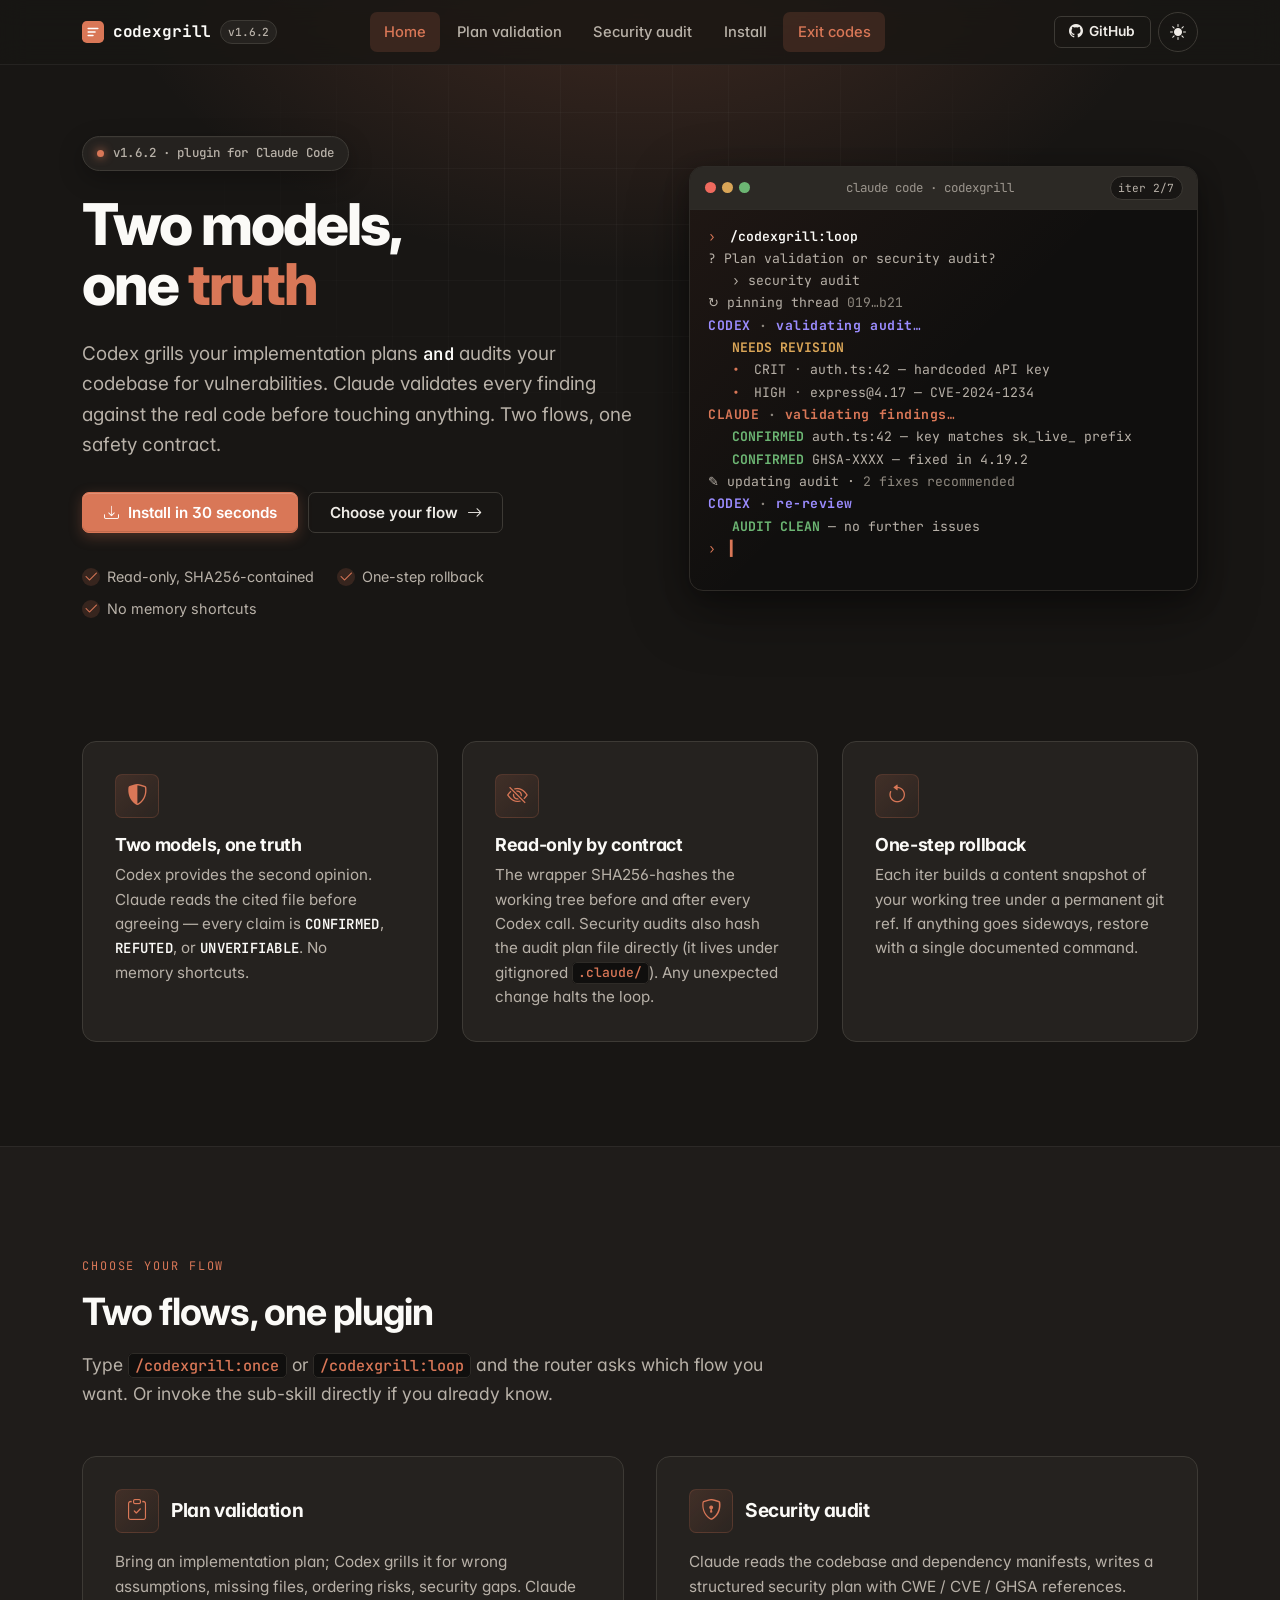
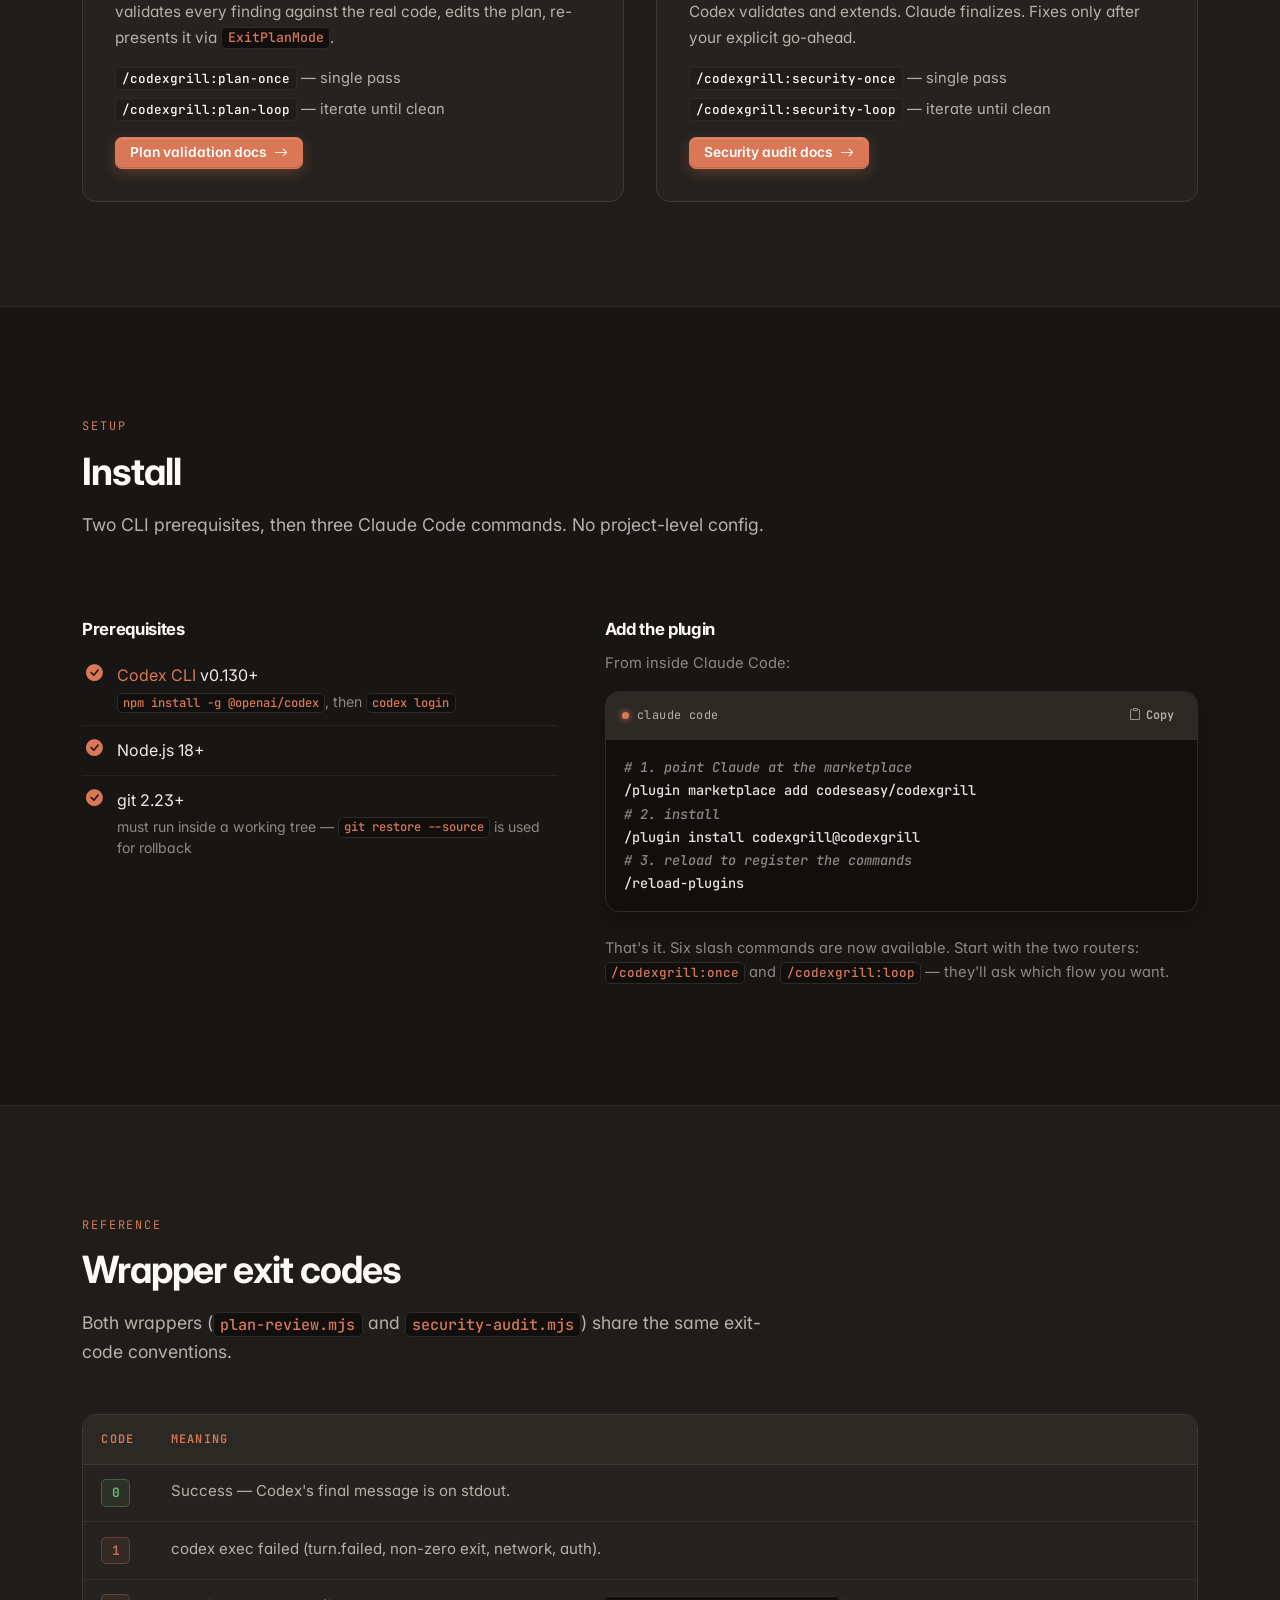
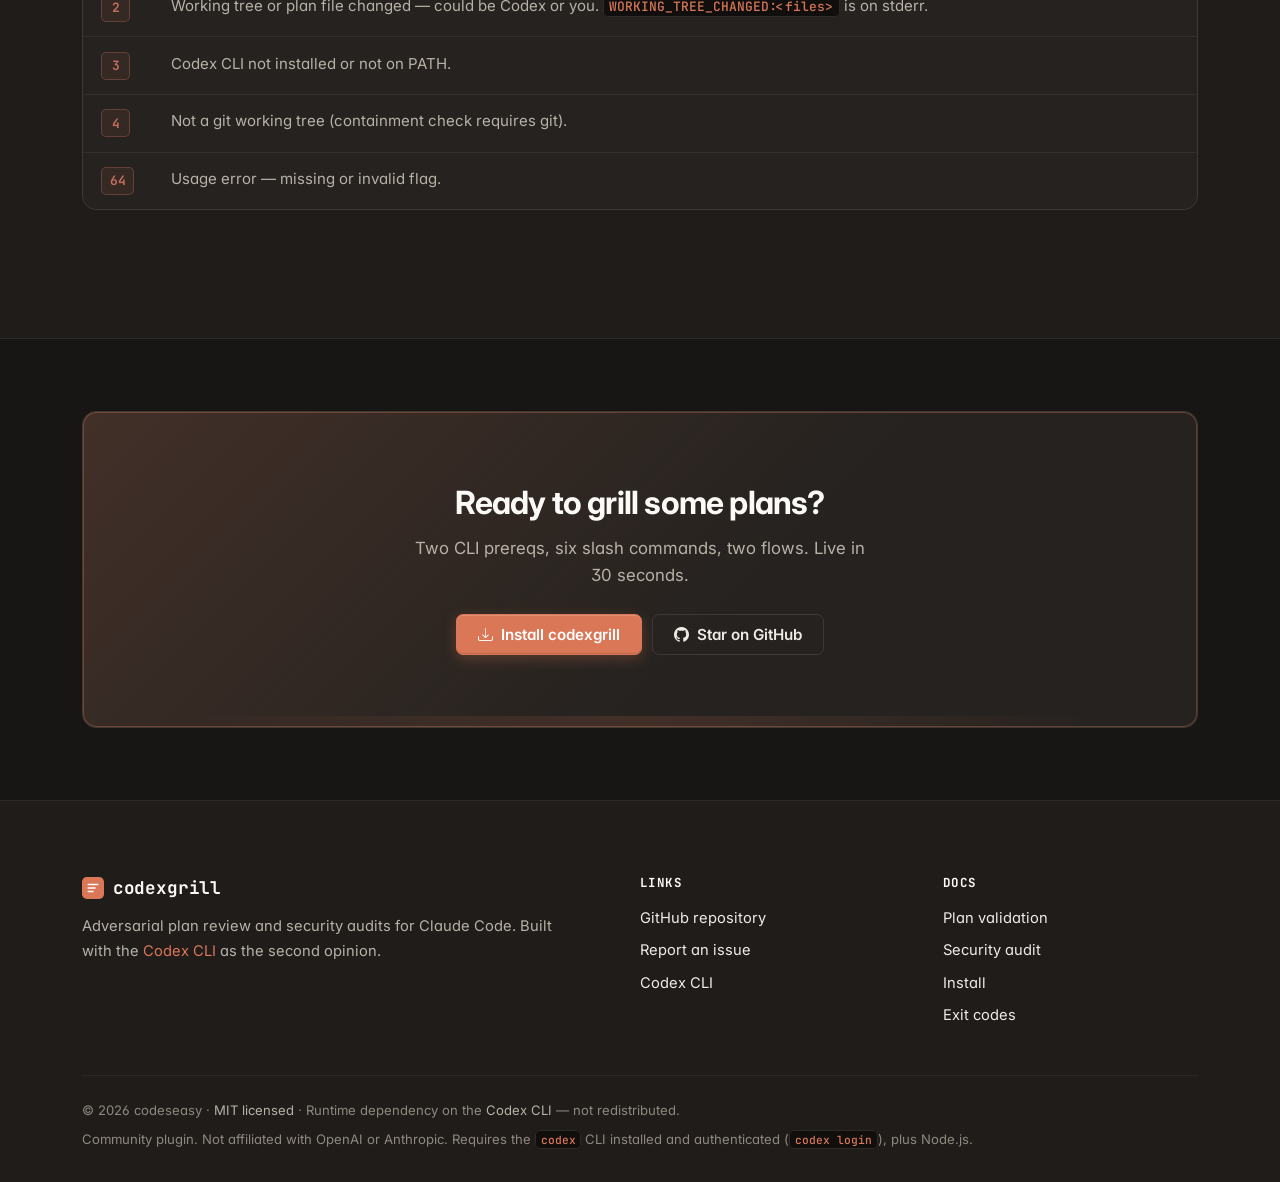
<file: docs/index.html>
<!DOCTYPE html>
<html lang="en" data-theme="dark">
<head>
  <meta charset="UTF-8" />
  <meta name="viewport" content="width=device-width, initial-scale=1.0, viewport-fit=cover" />
  <meta name="theme-color" content="#181614" />

  <title>codexgrill — Adversarial plan review &amp; security audits for Claude Code</title>
  <meta name="description" content="A Claude Code plugin that grills your implementation plans with Codex (read-only) and runs full security audits — Claude validates every finding against the real code before applying it. Two models, one truth. SHA256-contained, one-step rollback." />
  <meta name="keywords" content="claude code, codex, plugin, plan review, security audit, code review, AI pair programming, anthropic, openai, adversarial review, dev tools, vulnerability scanner" />
  <meta name="author" content="codeseasy" />
  <meta name="robots" content="index, follow, max-image-preview:large, max-snippet:-1" />
  <meta name="googlebot" content="index, follow" />
  <link rel="canonical" href="https://codexgrill.com/" />

  <!-- Open Graph -->
  <meta property="og:type" content="website" />
  <meta property="og:url" content="https://codexgrill.com/" />
  <meta property="og:site_name" content="codexgrill" />
  <meta property="og:title" content="codexgrill — Adversarial plan review &amp; security audits for Claude Code" />
  <meta property="og:description" content="Codex grills your plan, Claude validates every finding against the real code. Now with security audits. Two models, one truth." />
  <meta property="og:image" content="https://codexgrill.com/assets/og-image.png" />
  <meta property="og:image:width" content="1200" />
  <meta property="og:image:height" content="630" />
  <meta property="og:image:alt" content="codexgrill — Adversarial plan review and security audits for Claude Code. Read-only by contract, SHA256 containment, one-step rollback." />
  <meta property="og:locale" content="en_US" />

  <!-- Twitter / X -->
  <meta name="twitter:card" content="summary_large_image" />
  <meta name="twitter:title" content="codexgrill — Adversarial plan review &amp; security audits for Claude Code" />
  <meta name="twitter:description" content="Codex grills your plan, Claude validates every finding. Now with security audits. Two models, one truth." />
  <meta name="twitter:image" content="https://codexgrill.com/assets/og-image.png" />
  <meta name="twitter:image:alt" content="codexgrill — Adversarial plan review &amp; security audits for Claude Code" />
  <meta name="twitter:site" content="@codeseasy" />

  <!-- Icons -->
  <link rel="icon" type="image/svg+xml" href="data:image/svg+xml,%3Csvg xmlns='http://www.w3.org/2000/svg' viewBox='0 0 32 32'%3E%3Crect width='32' height='32' rx='7' fill='%23d97757'/%3E%3Cpath d='M9 11h14M9 16h10M9 21h7' stroke='%23fff' stroke-width='2.2' stroke-linecap='round'/%3E%3C/svg%3E" />
  <link rel="apple-touch-icon" href="data:image/svg+xml,%3Csvg xmlns='http://www.w3.org/2000/svg' viewBox='0 0 32 32'%3E%3Crect width='32' height='32' rx='7' fill='%23d97757'/%3E%3Cpath d='M9 11h14M9 16h10M9 21h7' stroke='%23fff' stroke-width='2.2' stroke-linecap='round'/%3E%3C/svg%3E" />

  <!-- Structured data: SoftwareApplication -->
  <script type="application/ld+json">
  {
    "@context": "https://schema.org",
    "@type": "SoftwareApplication",
    "name": "codexgrill",
    "alternateName": "codexgrill plugin for Claude Code",
    "applicationCategory": "DeveloperApplication",
    "applicationSubCategory": "Code Review",
    "operatingSystem": "macOS, Linux, Windows",
    "softwareVersion": "1.6.2",
    "description": "A Claude Code plugin that grills implementation plans with Codex (read-only) and runs full security audits — Claude validates every finding against the real code before applying it.",
    "url": "https://codexgrill.com/",
    "downloadUrl": "https://github.com/codeseasy/codexgrill",
    "license": "https://github.com/codeseasy/codexgrill/blob/main/LICENSE",
    "image": "https://codexgrill.com/assets/og-image.png",
    "offers": {
      "@type": "Offer",
      "price": "0",
      "priceCurrency": "USD"
    },
    "author": {
      "@type": "Organization",
      "name": "codeseasy",
      "url": "https://github.com/codeseasy"
    },
    "publisher": {
      "@type": "Organization",
      "name": "codeseasy",
      "url": "https://github.com/codeseasy"
    },
    "softwareRequirements": "Claude Code, Codex CLI v0.130+, Node.js 18+, git 2.23+",
    "featureList": [
      "Adversarial plan review using two models",
      "Security audits with CWE / CVE / GHSA grounding",
      "Read-only by contract with SHA256 working-tree containment",
      "One-step rollback via permanent git refs",
      "Per-finding validation (CONFIRMED / REFUTED / UNVERIFIABLE)",
      "Iterative loop with pinned Codex thread for context reuse"
    ]
  }
  </script>

  <!-- Structured data: FAQ -->
  <script type="application/ld+json">
  {
    "@context": "https://schema.org",
    "@type": "FAQPage",
    "mainEntity": [
      {
        "@type": "Question",
        "name": "What is codexgrill?",
        "acceptedAnswer": {
          "@type": "Answer",
          "text": "codexgrill is a Claude Code plugin with two modes. Plan validation: Codex provides a second opinion on your plan and Claude validates every finding against the real code before applying it. Security audit: Claude reviews the codebase for vulnerabilities, Codex validates and extends the findings, and Claude finalizes the audit plan. Each claim is marked CONFIRMED, REFUTED, or UNVERIFIABLE."
        }
      },
      {
        "@type": "Question",
        "name": "How do I install codexgrill?",
        "acceptedAnswer": {
          "@type": "Answer",
          "text": "From inside Claude Code, run: /plugin marketplace add codeseasy/codexgrill, then /plugin install codexgrill@codexgrill, then /reload-plugins. Prerequisites: Codex CLI v0.130+, Node.js 18+, git 2.23+."
        }
      },
      {
        "@type": "Question",
        "name": "Is codexgrill safe to run on my code?",
        "acceptedAnswer": {
          "@type": "Answer",
          "text": "Yes. The wrapper SHA256-hashes the working tree before and after every Codex call; any unexpected change halts the loop. The security wrapper also hashes the audit plan file itself (which lives under gitignored .claude/plans/). Each iteration builds a content snapshot pinned under a permanent git ref so you can restore with a single command."
        }
      },
      {
        "@type": "Question",
        "name": "What's the difference between /codexgrill:once and /codexgrill:loop?",
        "acceptedAnswer": {
          "@type": "Answer",
          "text": "Both are router commands. They ask whether you want plan validation or a security audit, then dispatch to the corresponding sub-skill. :once does a single review pass — fast sanity check. :loop iterates until both models agree the plan or audit is clean, or --max rounds run out (default 7)."
        }
      },
      {
        "@type": "Question",
        "name": "Is codexgrill affiliated with OpenAI or Anthropic?",
        "acceptedAnswer": {
          "@type": "Answer",
          "text": "No. codexgrill is a community plugin published under MIT license. It has a runtime dependency on the Codex CLI (installed and authenticated separately) and runs inside Claude Code, but is not affiliated with or endorsed by OpenAI or Anthropic."
        }
      }
    ]
  }
  </script>

  <!-- Structured data: WebSite -->
  <script type="application/ld+json">
  {
    "@context": "https://schema.org",
    "@type": "WebSite",
    "name": "codexgrill",
    "url": "https://codexgrill.com/",
    "description": "Adversarial plan review and security audits for Claude Code"
  }
  </script>

  <link rel="preconnect" href="https://fonts.googleapis.com">
  <link rel="preconnect" href="https://fonts.gstatic.com" crossorigin>
  <link rel="preconnect" href="https://cdn.jsdelivr.net" crossorigin>
  <link href="https://fonts.googleapis.com/css2?family=Inter:wght@400;500;600;700;800&family=JetBrains+Mono:wght@400;500;600;700&display=swap" rel="stylesheet">

  <link rel="stylesheet" href="https://cdn.jsdelivr.net/npm/bootstrap-icons@1.11.3/font/bootstrap-icons.min.css" />
  <link rel="stylesheet" href="./assets/style.css" />
</head>
<body>

<!-- skip link for accessibility / SEO -->
<a href="#main" class="skip-link">Skip to main content</a>

<!-- scroll-progress bar -->
<div class="scroll-progress" aria-hidden="true"><span></span></div>

<!-- ============================================================
     NAV
============================================================ -->
<nav class="cg-nav" id="nav">
  <div class="container nav-row">
    <a class="cg-brand" href="/" aria-label="codexgrill home">
      <span class="cg-brand-mark" aria-hidden="true">
        <svg viewBox="0 0 32 32" width="22" height="22">
          <rect width="32" height="32" rx="7" fill="currentColor"/>
          <path d="M9 11h14M9 16h10M9 21h7" stroke="#fff" stroke-width="2.2" stroke-linecap="round"/>
        </svg>
      </span>
      <span class="cg-brand-name">codexgrill</span>
      <span class="cg-brand-version">v1.6.2</span>
    </a>

    <ul class="cg-nav-links" id="nav-links">
      <li><a href="/" data-nav="index">Home</a></li>
      <li><a href="/plan.html" data-nav="plan">Plan validation</a></li>
      <li><a href="/security.html" data-nav="security">Security audit</a></li>
      <li><a href="#install">Install</a></li>
      <li><a href="#exit-codes">Exit codes</a></li>
    </ul>

    <div class="cg-nav-actions">
      <a class="btn-ghost btn-sm" href="https://github.com/codeseasy/codexgrill" target="_blank" rel="noopener" aria-label="View source on GitHub">
        <i class="bi bi-github" aria-hidden="true"></i>
        <span class="hide-sm">GitHub</span>
      </a>
      <button class="icon-btn" data-theme-toggle aria-label="Toggle theme">
        <i class="bi bi-sun-fill icon-sun" aria-hidden="true"></i>
        <i class="bi bi-moon-stars-fill icon-moon" aria-hidden="true"></i>
      </button>
      <button class="icon-btn nav-menu-btn" id="nav-menu-btn" aria-label="Toggle menu" aria-expanded="false" aria-controls="nav-links">
        <i class="bi bi-list icon-open" aria-hidden="true"></i>
        <i class="bi bi-x-lg icon-close" aria-hidden="true"></i>
      </button>
    </div>
  </div>
</nav>

<!-- ============================================================
     HERO
============================================================ -->
<main id="main">
<header id="top" class="hero" aria-labelledby="hero-title">
  <div class="hero-bg" aria-hidden="true">
    <div class="hero-glow"></div>
    <div class="hero-grid"></div>
  </div>

  <div class="container">
    <div class="hero-grid-layout">
      <div class="hero-text">
        <span class="hero-badge">
          <span class="dot" aria-hidden="true"></span>
          <span>v1.6.2 · plugin for Claude Code</span>
        </span>
        <h1 class="hero-title" id="hero-title">
          Two models,
          <span class="accent-line">one <span class="accent">truth</span></span>
        </h1>
        <p class="hero-sub">
          Codex grills your implementation plans <em>and</em> audits your codebase for vulnerabilities.
          Claude validates every finding against the real code before touching anything.
          Two flows, one safety contract.
        </p>
        <div class="hero-cta">
          <a class="btn-primary" href="#install">
            <i class="bi bi-download" aria-hidden="true"></i>
            <span>Install in 30 seconds</span>
          </a>
          <a class="btn-ghost" href="#flows">
            <span>Choose your flow</span>
            <i class="bi bi-arrow-right" aria-hidden="true"></i>
          </a>
        </div>

        <ul class="hero-checks">
          <li><i class="bi bi-check2" aria-hidden="true"></i>Read-only, SHA256-contained</li>
          <li><i class="bi bi-check2" aria-hidden="true"></i>One-step rollback</li>
          <li><i class="bi bi-check2" aria-hidden="true"></i>No memory shortcuts</li>
        </ul>
      </div>

      <!-- terminal demo -->
      <div class="hero-terminal" aria-hidden="true">
        <div class="term">
          <div class="term-bar">
            <span class="term-dots"><i></i><i></i><i></i></span>
            <span class="term-title">claude code · codexgrill</span>
            <span class="term-meta">iter 2/7</span>
          </div>
          <div class="term-body" id="term-body">
            <div class="term-line"><span class="term-prompt">›</span> <span class="term-cmd">/codexgrill:loop</span></div>
            <div class="term-line term-out">? Plan validation or security audit?</div>
            <div class="term-line term-out term-indent">› security audit</div>
            <div class="term-line term-out">↻ pinning thread <span class="term-dim">019…b21</span></div>
            <div class="term-line term-out term-tag-codex">CODEX  <span class="term-dim">·</span> validating audit…</div>
            <div class="term-line term-out term-indent"><span class="term-warn">NEEDS REVISION</span></div>
            <div class="term-line term-out term-indent"><span class="term-bullet">•</span> CRIT <span class="term-dim">·</span> auth.ts:42 — hardcoded API key</div>
            <div class="term-line term-out term-indent"><span class="term-bullet">•</span> HIGH <span class="term-dim">·</span> express@4.17 — CVE-2024-1234</div>
            <div class="term-line term-out term-tag-claude">CLAUDE <span class="term-dim">·</span> validating findings…</div>
            <div class="term-line term-out term-indent"><span class="term-ok">CONFIRMED</span> auth.ts:42 — key matches sk_live_ prefix</div>
            <div class="term-line term-out term-indent"><span class="term-ok">CONFIRMED</span> GHSA-XXXX — fixed in 4.19.2</div>
            <div class="term-line term-out">✎ updating audit · <span class="term-dim">2 fixes recommended</span></div>
            <div class="term-line term-out term-tag-codex">CODEX  <span class="term-dim">·</span> re-review</div>
            <div class="term-line term-out term-indent"><span class="term-ok">AUDIT CLEAN</span> — no further issues</div>
            <div class="term-line"><span class="term-prompt">›</span> <span class="term-caret">▍</span></div>
          </div>
        </div>
      </div>
    </div>
  </div>
</header>

<!-- ============================================================
     FEATURES
============================================================ -->
<section id="features" class="section section-features" aria-label="Key features">
  <div class="container">
    <div class="feature-grid">
      <article class="feature-card">
        <span class="icon-pill"><i class="bi bi-shield-shaded" aria-hidden="true"></i></span>
        <h3>Two models, one truth</h3>
        <p>Codex provides the second opinion. Claude reads the cited file before agreeing — every claim is <em>CONFIRMED</em>, <em>REFUTED</em>, or <em>UNVERIFIABLE</em>. No memory shortcuts.</p>
      </article>
      <article class="feature-card">
        <span class="icon-pill"><i class="bi bi-eye-slash" aria-hidden="true"></i></span>
        <h3>Read-only by contract</h3>
        <p>The wrapper SHA256-hashes the working tree before and after every Codex call. Security audits also hash the audit plan file directly (it lives under gitignored <code>.claude/</code>). Any unexpected change halts the loop.</p>
      </article>
      <article class="feature-card">
        <span class="icon-pill"><i class="bi bi-arrow-counterclockwise" aria-hidden="true"></i></span>
        <h3>One-step rollback</h3>
        <p>Each iter builds a content snapshot of your working tree under a permanent git ref. If anything goes sideways, restore with a single documented command.</p>
      </article>
    </div>
  </div>
</section>

<!-- ============================================================
     FLOWS
============================================================ -->
<section id="flows" class="section section-alt" aria-labelledby="flows-title">
  <div class="container">
    <div class="section-head">
      <span class="section-eyebrow">Choose your flow</span>
      <h2 class="section-title" id="flows-title"><a class="section-anchor" href="#flows">Two flows, one plugin</a></h2>
      <p class="section-lead">
        Type <code>/codexgrill:once</code> or <code>/codexgrill:loop</code> and the router asks which flow you want.
        Or invoke the sub-skill directly if you already know.
      </p>
    </div>

    <div class="flow-cards">
      <article class="flow-card">
        <header>
          <span class="icon-pill"><i class="bi bi-clipboard-check" aria-hidden="true"></i></span>
          <h3>Plan validation</h3>
        </header>
        <p>Bring an implementation plan; Codex grills it for wrong assumptions, missing files, ordering risks, security gaps. Claude validates every finding against the real code, edits the plan, re-presents it via <code>ExitPlanMode</code>.</p>
        <ul class="flow-card-cmds">
          <li><code>/codexgrill:plan-once</code> — single pass</li>
          <li><code>/codexgrill:plan-loop</code> — iterate until clean</li>
        </ul>
        <a class="btn-primary btn-sm" href="/plan.html">
          <span>Plan validation docs</span>
          <i class="bi bi-arrow-right" aria-hidden="true"></i>
        </a>
      </article>

      <article class="flow-card">
        <header>
          <span class="icon-pill"><i class="bi bi-shield-lock" aria-hidden="true"></i></span>
          <h3>Security audit</h3>
        </header>
        <p>Claude reads the codebase and dependency manifests, writes a structured security plan with CWE / CVE / GHSA references. Codex validates and extends. Claude finalizes. Fixes only after your explicit go-ahead.</p>
        <ul class="flow-card-cmds">
          <li><code>/codexgrill:security-once</code> — single pass</li>
          <li><code>/codexgrill:security-loop</code> — iterate until clean</li>
        </ul>
        <a class="btn-primary btn-sm" href="/security.html">
          <span>Security audit docs</span>
          <i class="bi bi-arrow-right" aria-hidden="true"></i>
        </a>
      </article>
    </div>
  </div>
</section>

<!-- ============================================================
     INSTALL
============================================================ -->
<section id="install" class="section" aria-labelledby="install-title">
  <div class="container">
    <div class="section-head">
      <span class="section-eyebrow">Setup</span>
      <h2 class="section-title" id="install-title"><a class="section-anchor" href="#install">Install</a></h2>
      <p class="section-lead">Two CLI prerequisites, then three Claude Code commands. No project-level config.</p>
    </div>

    <div class="install-grid">
      <div>
        <h3 class="h-sub">Prerequisites</h3>
        <ul class="check-list">
          <li>
            <i class="bi bi-check-circle-fill" aria-hidden="true"></i>
            <div>
              <a href="https://github.com/openai/codex" target="_blank" rel="noopener">Codex CLI</a> v0.130+
              <span class="dim"><code>npm install -g @openai/codex</code>, then <code>codex login</code></span>
            </div>
          </li>
          <li>
            <i class="bi bi-check-circle-fill" aria-hidden="true"></i>
            <div>Node.js 18+</div>
          </li>
          <li>
            <i class="bi bi-check-circle-fill" aria-hidden="true"></i>
            <div>
              git 2.23+
              <span class="dim">must run inside a working tree — <code>git restore --source</code> is used for rollback</span>
            </div>
          </li>
        </ul>
      </div>

      <div>
        <h3 class="h-sub">Add the plugin</h3>
        <p class="dim small">From inside Claude Code:</p>
        <div class="code-block">
          <div class="code-block-header">
            <span class="lang">claude code</span>
            <button class="copy-btn" type="button"><i class="bi bi-clipboard" aria-hidden="true"></i><span class="copy-label">Copy</span></button>
          </div>
<pre><code><span class="cmt"># 1. point Claude at the marketplace</span>
/plugin marketplace add codeseasy/codexgrill
<span class="cmt"># 2. install</span>
/plugin install codexgrill@codexgrill
<span class="cmt"># 3. reload to register the commands</span>
/reload-plugins</code></pre>
        </div>
        <p class="dim small">
          That's it. Six slash commands are now available. Start with the two routers:
          <code>/codexgrill:once</code> and <code>/codexgrill:loop</code> — they'll ask which flow you want.
        </p>
      </div>
    </div>
  </div>
</section>

<!-- ============================================================
     EXIT CODES (shared reference)
============================================================ -->
<section id="exit-codes" class="section section-alt">
  <div class="container">
    <div class="section-head">
      <span class="section-eyebrow">Reference</span>
      <h2 class="section-title"><a class="section-anchor" href="#exit-codes">Wrapper exit codes</a></h2>
      <p class="section-lead">Both wrappers (<code>plan-review.mjs</code> and <code>security-audit.mjs</code>) share the same exit-code conventions.</p>
    </div>

    <div class="table-wrap">
      <table class="cg-table exit-table">
        <thead><tr><th>code</th><th>meaning</th></tr></thead>
        <tbody>
          <tr><td><code class="exit-ok">0</code></td><td>Success — Codex's final message is on stdout.</td></tr>
          <tr><td><code class="exit-err">1</code></td><td>codex exec failed (turn.failed, non-zero exit, network, auth).</td></tr>
          <tr><td><code class="exit-err">2</code></td><td>Working tree or plan file changed — could be Codex or you. <code>WORKING_TREE_CHANGED:&lt;files&gt;</code> is on stderr.</td></tr>
          <tr><td><code class="exit-err">3</code></td><td>Codex CLI not installed or not on PATH.</td></tr>
          <tr><td><code class="exit-err">4</code></td><td>Not a git working tree (containment check requires git).</td></tr>
          <tr><td><code class="exit-err">64</code></td><td>Usage error — missing or invalid flag.</td></tr>
        </tbody>
      </table>
    </div>
  </div>
</section>

<!-- ============================================================
     CTA
============================================================ -->
<section class="section section-cta" aria-label="Get started">
  <div class="container">
    <div class="cta-card">
      <h2>Ready to grill some plans?</h2>
      <p>Two CLI prereqs, six slash commands, two flows. Live in 30 seconds.</p>
      <div class="hero-cta">
        <a class="btn-primary" href="#install">
          <i class="bi bi-download" aria-hidden="true"></i>
          <span>Install codexgrill</span>
        </a>
        <a class="btn-ghost" href="https://github.com/codeseasy/codexgrill" target="_blank" rel="noopener">
          <i class="bi bi-github" aria-hidden="true"></i>
          <span>Star on GitHub</span>
        </a>
      </div>
    </div>
  </div>
</section>

<!-- ============================================================
     FOOTER
============================================================ -->
</main>

<footer class="cg-footer" role="contentinfo">
  <div class="container">
    <div class="footer-grid">
      <div class="footer-brand">
        <div class="cg-brand">
          <span class="cg-brand-mark" aria-hidden="true">
            <svg viewBox="0 0 32 32" width="22" height="22">
              <rect width="32" height="32" rx="7" fill="currentColor"/>
              <path d="M9 11h14M9 16h10M9 21h7" stroke="#fff" stroke-width="2.2" stroke-linecap="round"/>
            </svg>
          </span>
          <span class="cg-brand-name">codexgrill</span>
        </div>
        <p class="muted">
          Adversarial plan review and security audits for Claude Code. Built with the
          <a href="https://github.com/openai/codex" target="_blank" rel="noopener">Codex CLI</a> as the second opinion.
        </p>
      </div>
      <div class="footer-col">
        <strong>Links</strong>
        <ul>
          <li><a href="https://github.com/codeseasy/codexgrill" target="_blank" rel="noopener">GitHub repository</a></li>
          <li><a href="https://github.com/codeseasy/codexgrill/issues" target="_blank" rel="noopener">Report an issue</a></li>
          <li><a href="https://github.com/openai/codex" target="_blank" rel="noopener">Codex CLI</a></li>
        </ul>
      </div>
      <div class="footer-col">
        <strong>Docs</strong>
        <ul>
          <li><a href="/plan.html">Plan validation</a></li>
          <li><a href="/security.html">Security audit</a></li>
          <li><a href="#install">Install</a></li>
          <li><a href="#exit-codes">Exit codes</a></li>
        </ul>
      </div>
    </div>

    <div class="footer-disclaimer">
      <p>
        © <span data-year>2026</span> codeseasy ·
        <a href="https://github.com/codeseasy/codexgrill/blob/main/LICENSE" target="_blank" rel="noopener">MIT licensed</a> ·
        Runtime dependency on the <a href="https://github.com/openai/codex" target="_blank" rel="noopener">Codex CLI</a> — not redistributed.
      </p>
      <p class="dim">
        Community plugin. Not affiliated with OpenAI or Anthropic. Requires the
        <code>codex</code> CLI installed and authenticated (<code>codex login</code>), plus Node.js.
      </p>
    </div>
  </div>
</footer>

<script src="./assets/app.js"></script>
</body>
</html>
</file>
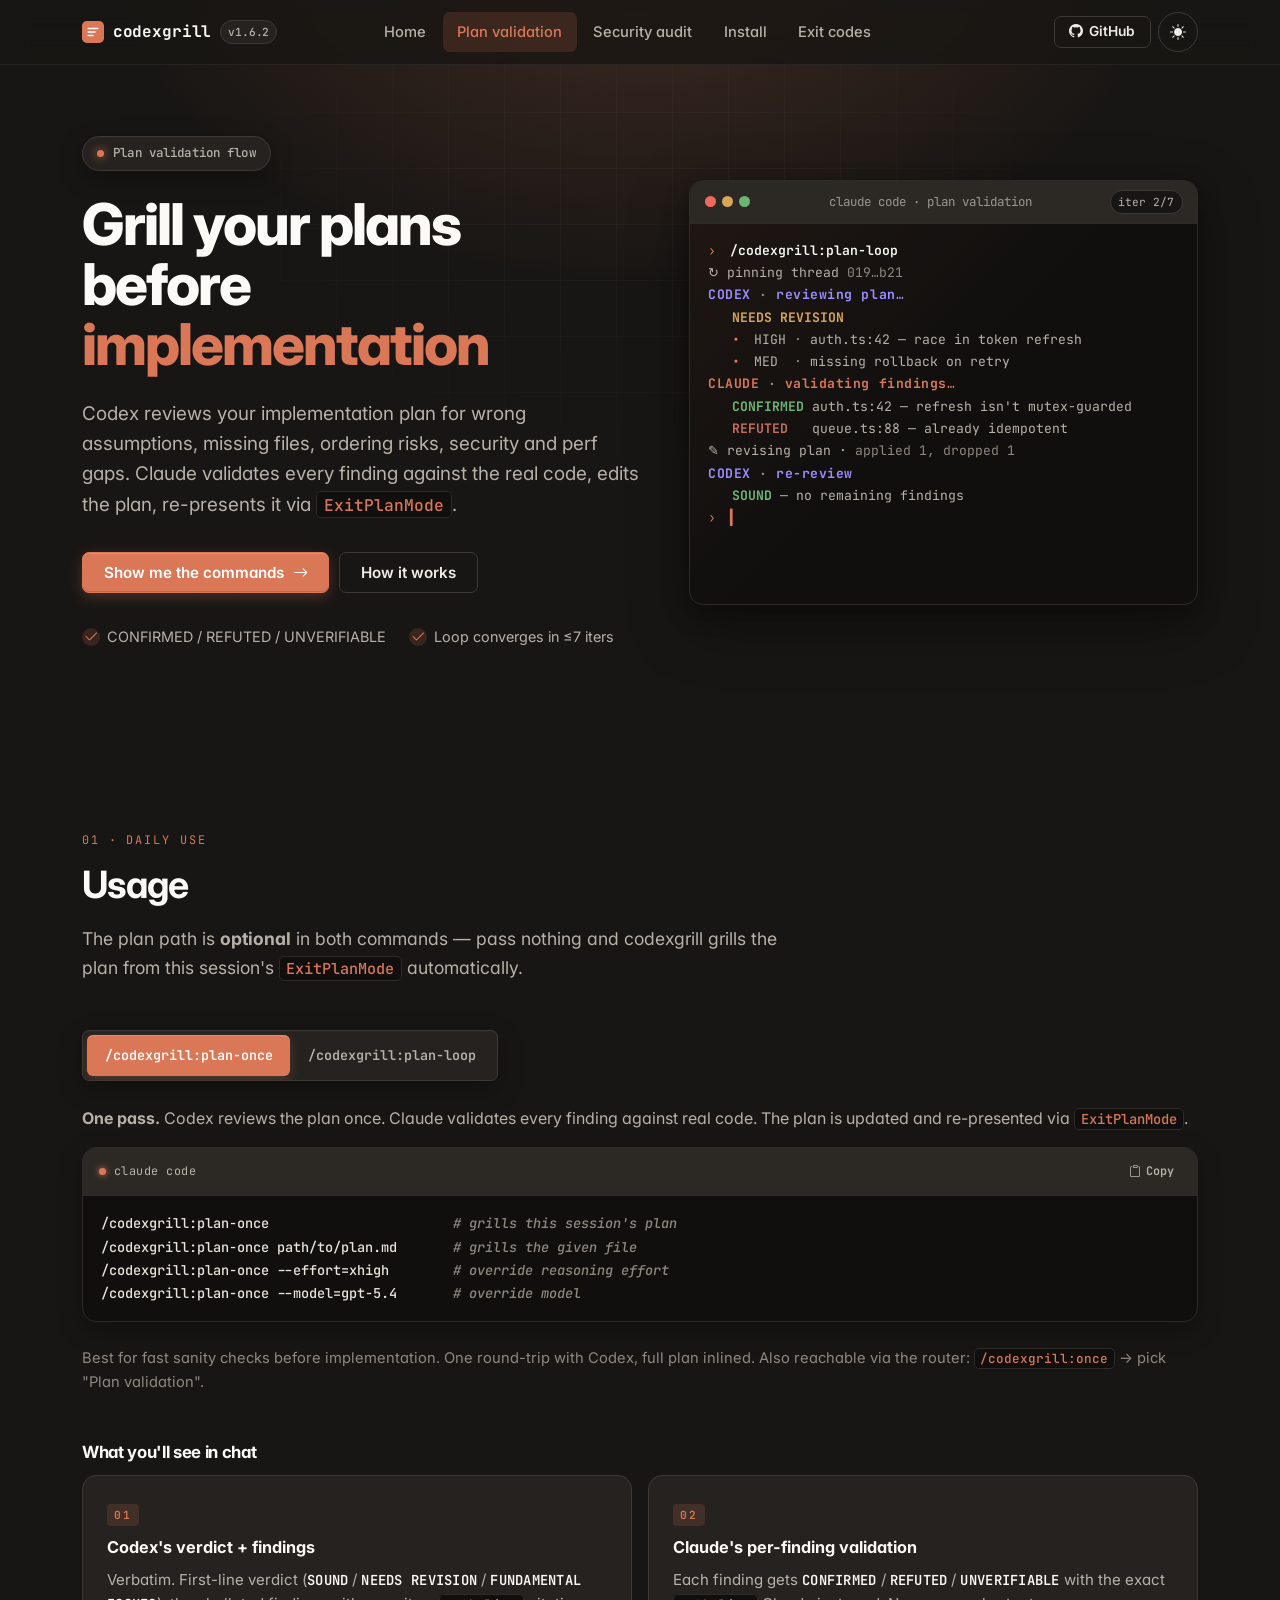
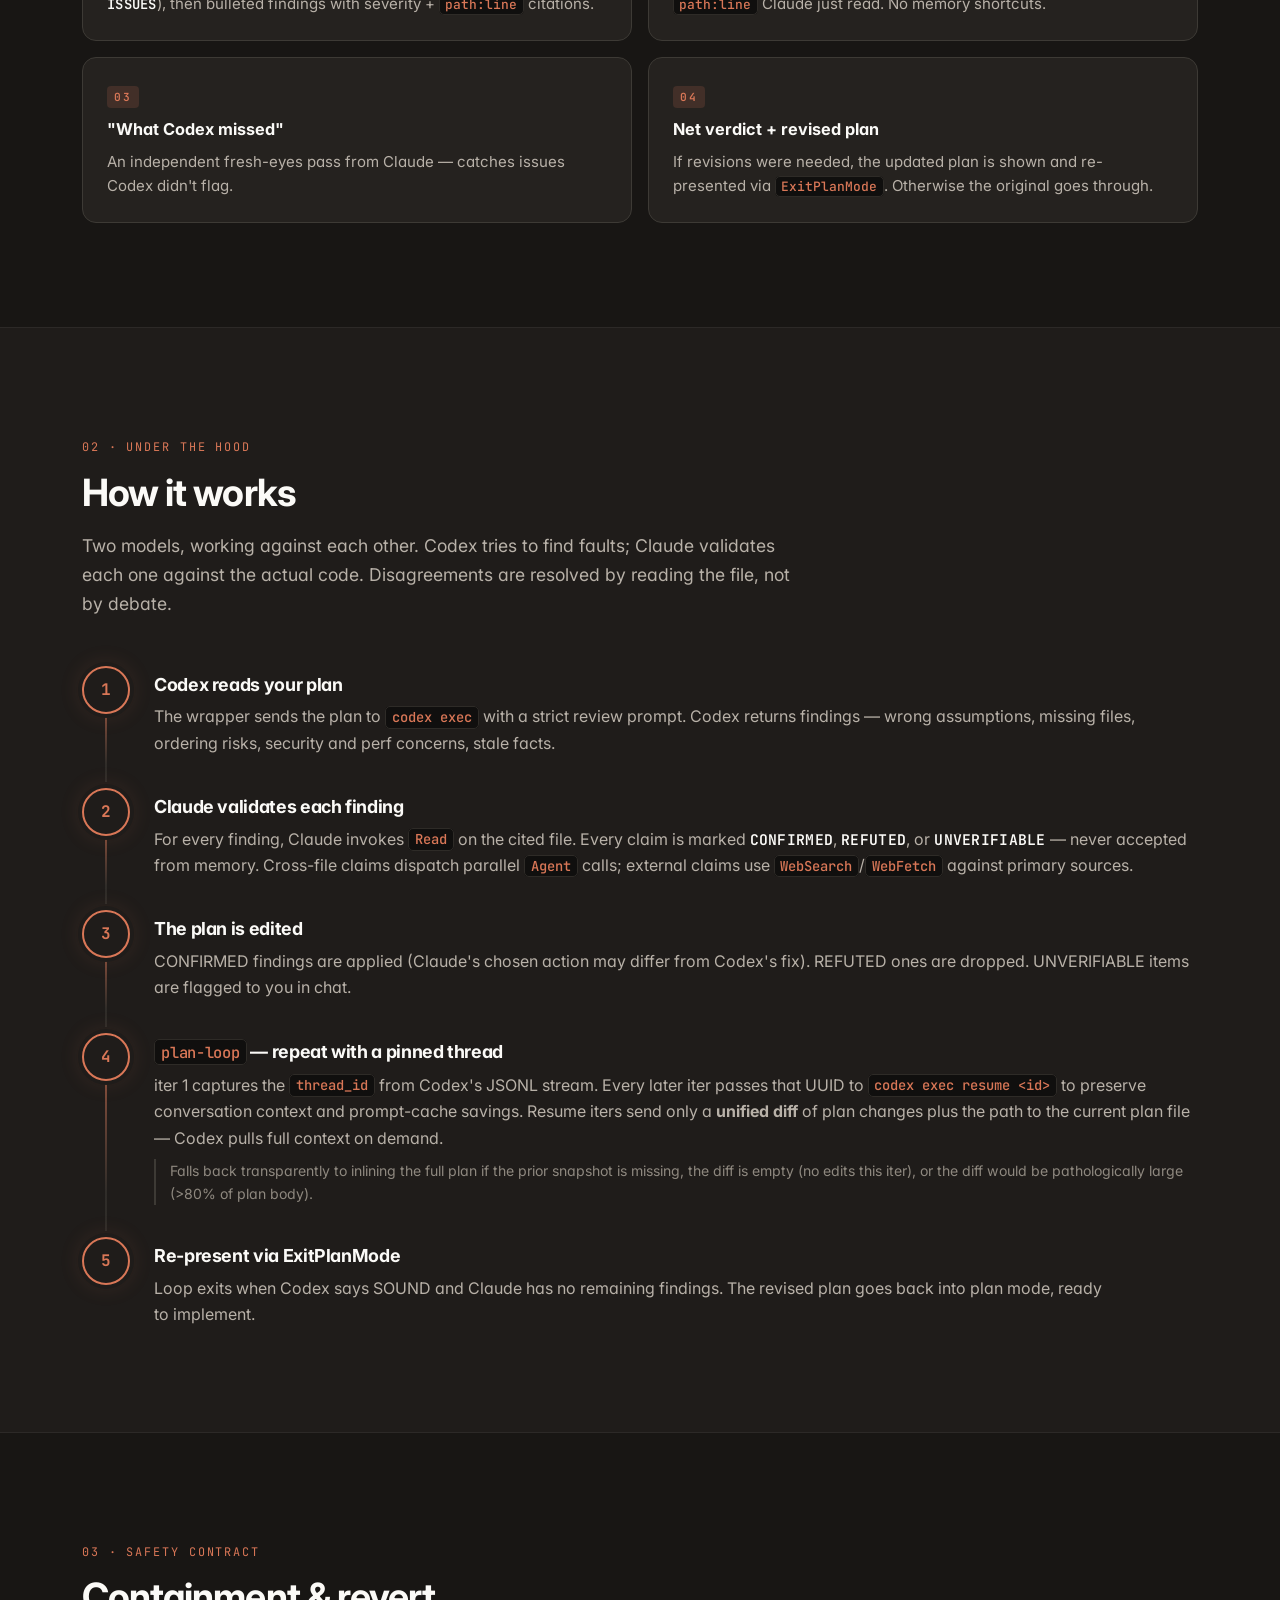
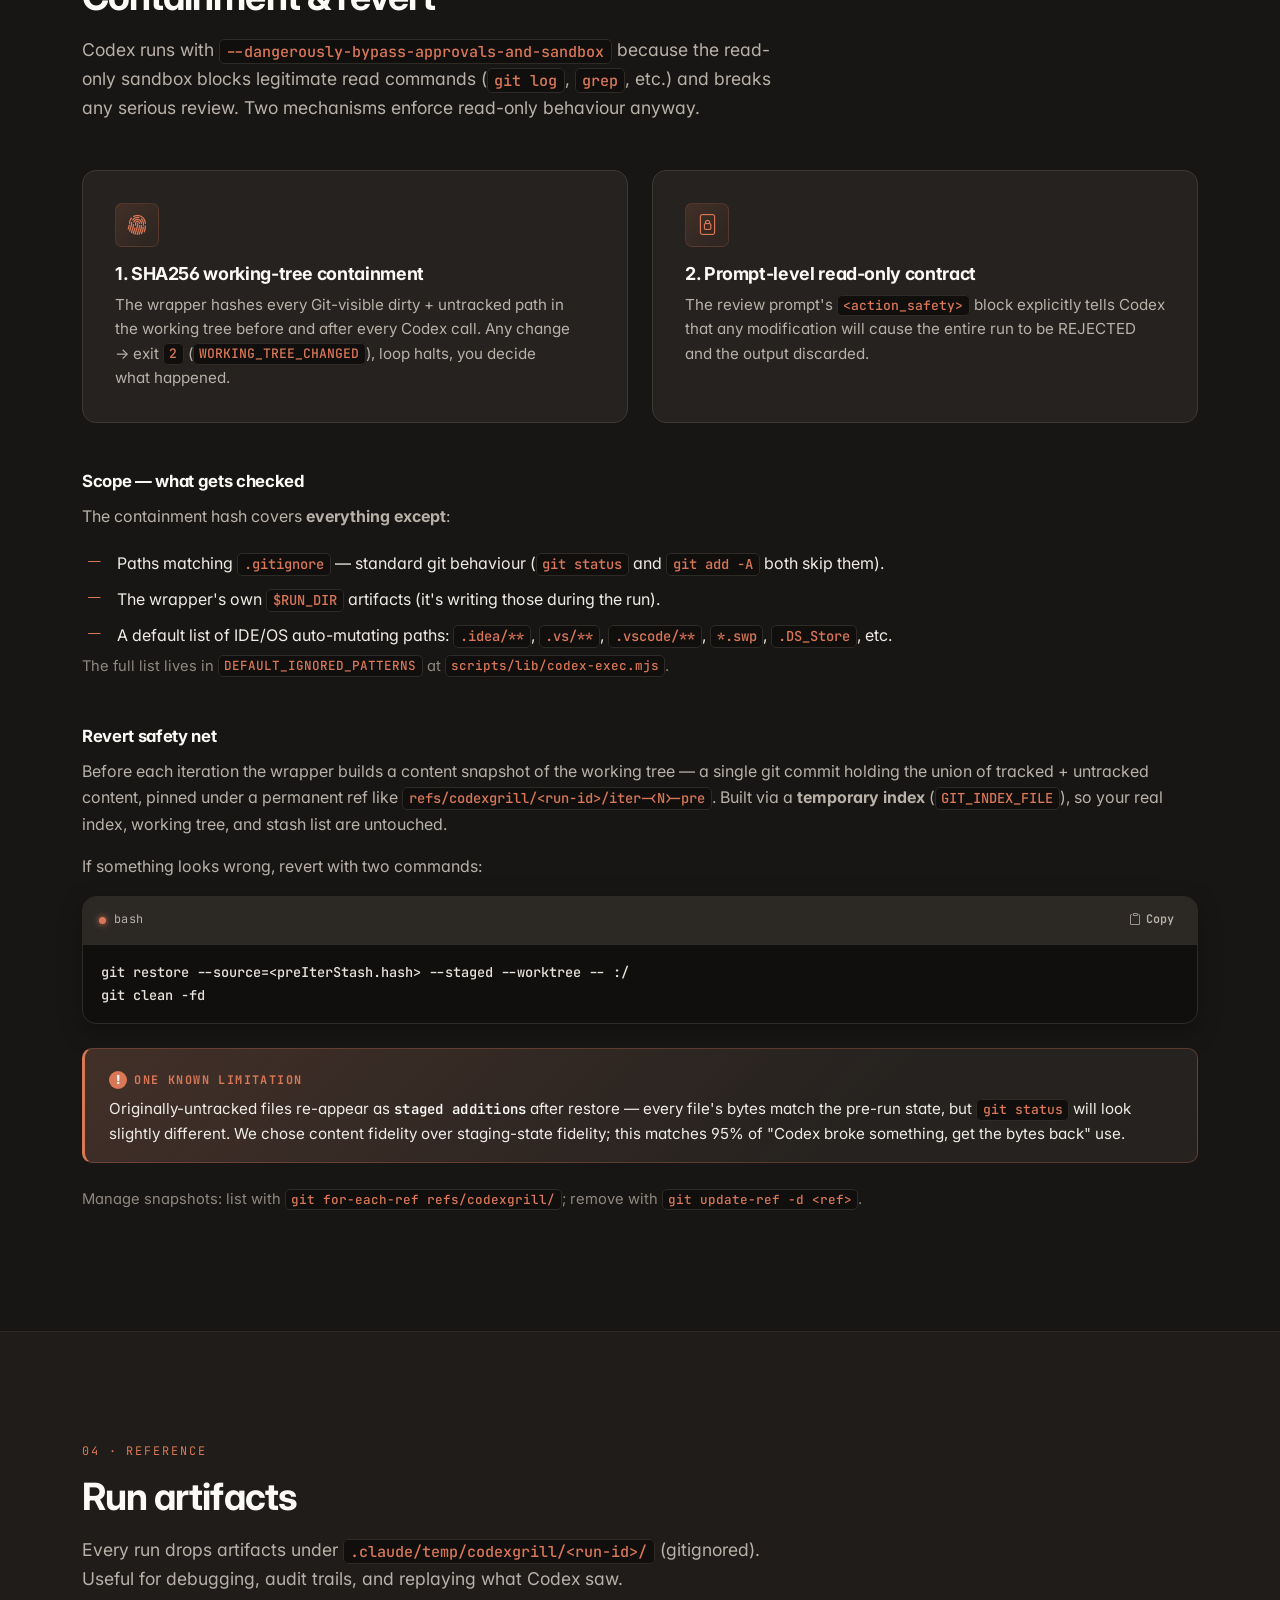
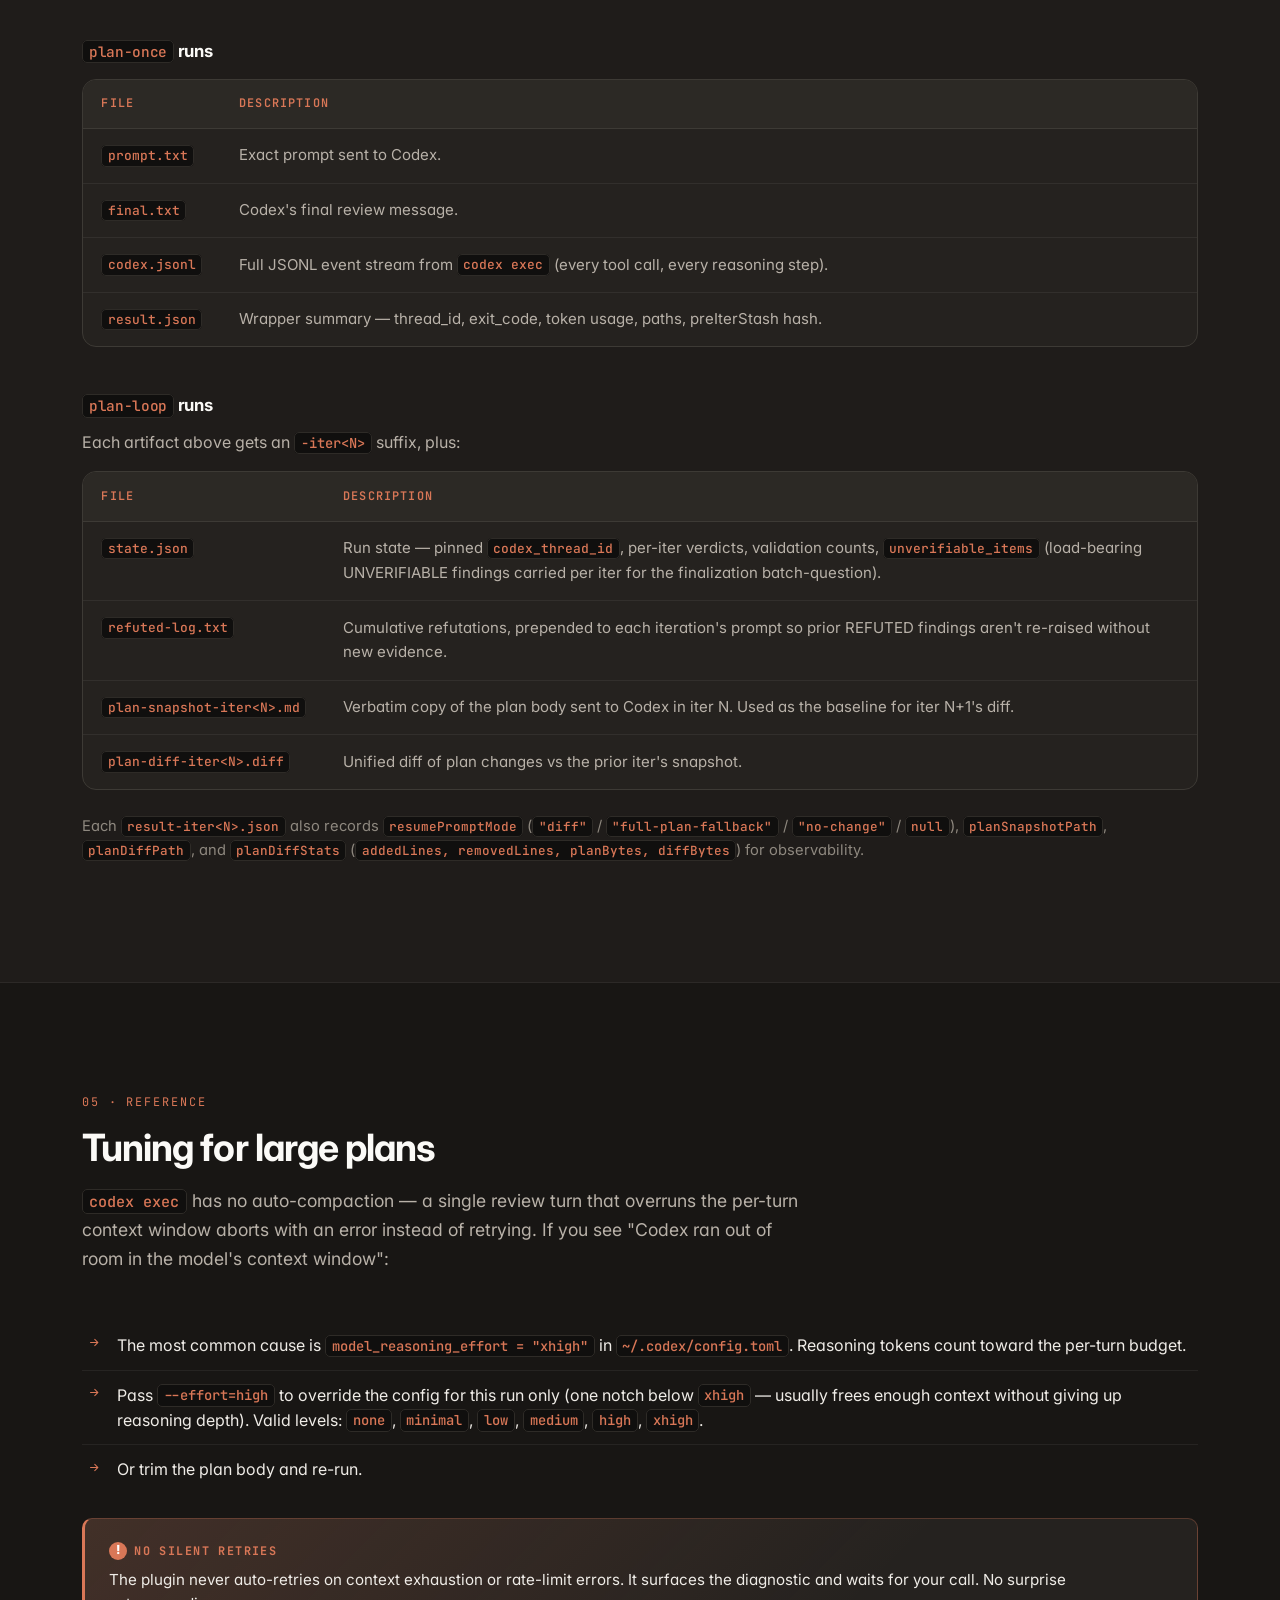
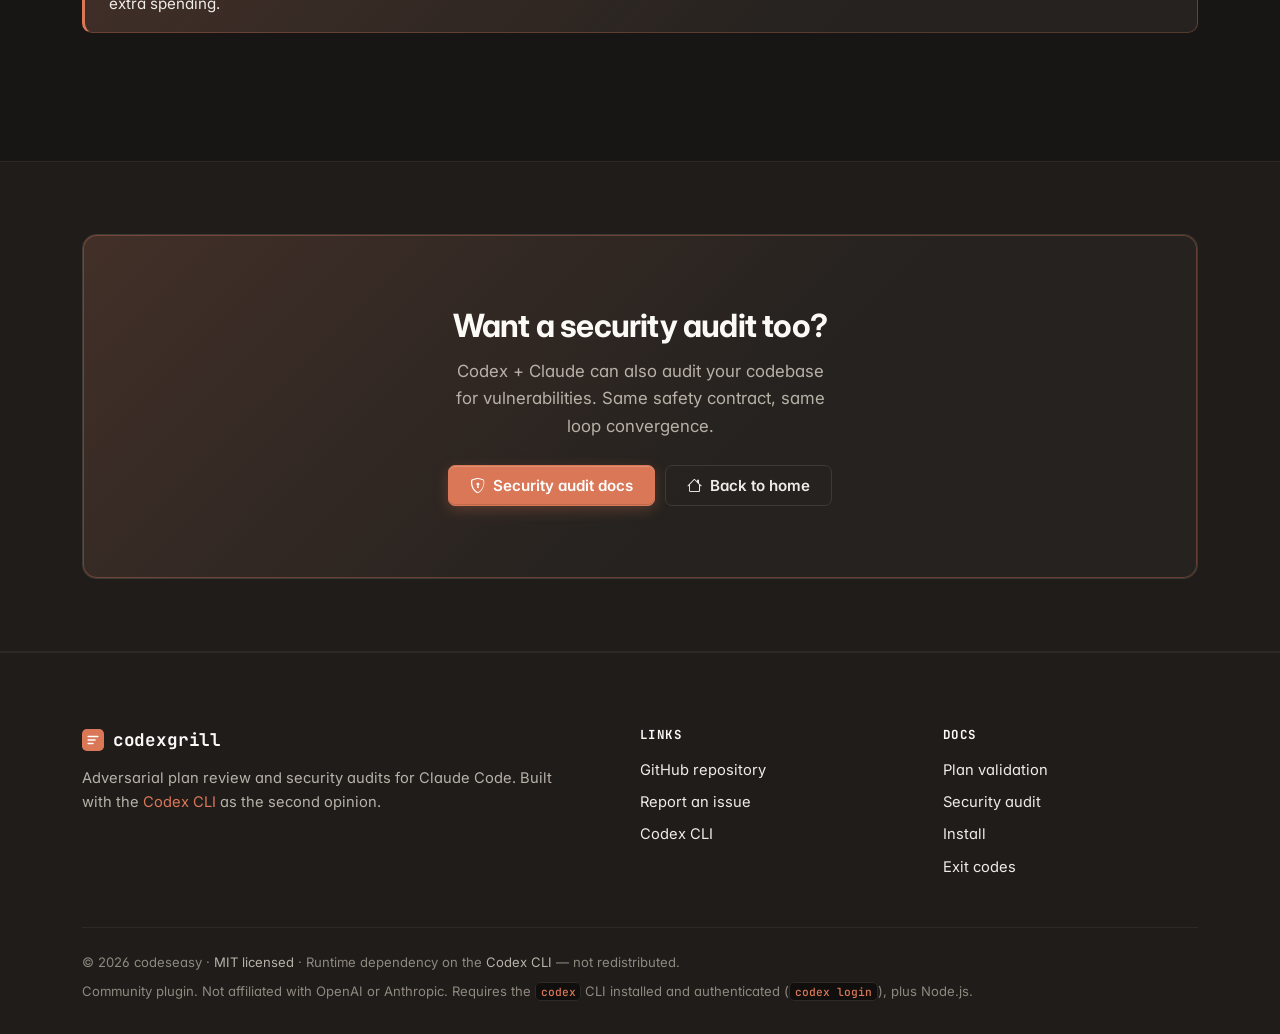
<file: docs/plan.html>
<!DOCTYPE html>
<html lang="en" data-theme="dark">
<head>
  <meta charset="UTF-8" />
  <meta name="viewport" content="width=device-width, initial-scale=1.0, viewport-fit=cover" />
  <meta name="theme-color" content="#181614" />

  <title>Plan validation — codexgrill</title>
  <meta name="description" content="Grill your implementation plans with Codex (read-only). Claude validates every finding against the real code before applying it. Two slash commands: /codexgrill:plan-once and /codexgrill:plan-loop." />
  <meta name="keywords" content="claude code, codex, plan review, code review, AI pair programming, adversarial review, plan validation" />
  <meta name="author" content="codeseasy" />
  <meta name="robots" content="index, follow, max-image-preview:large, max-snippet:-1" />
  <link rel="canonical" href="https://codexgrill.com/plan.html" />

  <meta property="og:type" content="article" />
  <meta property="og:url" content="https://codexgrill.com/plan.html" />
  <meta property="og:site_name" content="codexgrill" />
  <meta property="og:title" content="Plan validation — codexgrill" />
  <meta property="og:description" content="Grill your implementation plans with Codex. Claude validates every finding against the real code." />
  <meta property="og:image" content="https://codexgrill.com/assets/og-plan.png" />
  <meta property="og:image:width" content="1200" />
  <meta property="og:image:height" content="630" />
  <meta property="og:image:alt" content="Plan validation — codexgrill. Grill your plans before implementation." />
  <meta property="og:locale" content="en_US" />

  <meta name="twitter:card" content="summary_large_image" />
  <meta name="twitter:title" content="Plan validation — codexgrill" />
  <meta name="twitter:description" content="Grill your implementation plans with Codex. Claude validates every finding against the real code." />
  <meta name="twitter:image" content="https://codexgrill.com/assets/og-plan.png" />
  <meta name="twitter:image:alt" content="Plan validation — codexgrill" />
  <meta name="twitter:site" content="@codeseasy" />

  <link rel="icon" type="image/svg+xml" href="data:image/svg+xml,%3Csvg xmlns='http://www.w3.org/2000/svg' viewBox='0 0 32 32'%3E%3Crect width='32' height='32' rx='7' fill='%23d97757'/%3E%3Cpath d='M9 11h14M9 16h10M9 21h7' stroke='%23fff' stroke-width='2.2' stroke-linecap='round'/%3E%3C/svg%3E" />
  <link rel="apple-touch-icon" href="data:image/svg+xml,%3Csvg xmlns='http://www.w3.org/2000/svg' viewBox='0 0 32 32'%3E%3Crect width='32' height='32' rx='7' fill='%23d97757'/%3E%3Cpath d='M9 11h14M9 16h10M9 21h7' stroke='%23fff' stroke-width='2.2' stroke-linecap='round'/%3E%3C/svg%3E" />

  <link rel="preconnect" href="https://fonts.googleapis.com">
  <link rel="preconnect" href="https://fonts.gstatic.com" crossorigin>
  <link rel="preconnect" href="https://cdn.jsdelivr.net" crossorigin>
  <link href="https://fonts.googleapis.com/css2?family=Inter:wght@400;500;600;700;800&family=JetBrains+Mono:wght@400;500;600;700&display=swap" rel="stylesheet">

  <link rel="stylesheet" href="https://cdn.jsdelivr.net/npm/bootstrap-icons@1.11.3/font/bootstrap-icons.min.css" />
  <link rel="stylesheet" href="./assets/style.css" />

  <!-- Structured data: TechArticle -->
  <script type="application/ld+json">
  {
    "@context": "https://schema.org",
    "@type": "TechArticle",
    "headline": "Plan validation — codexgrill",
    "description": "Grill your implementation plans with Codex (read-only). Claude validates every finding against the real code before applying it.",
    "image": "https://codexgrill.com/assets/og-plan.png",
    "url": "https://codexgrill.com/plan.html",
    "mainEntityOfPage": "https://codexgrill.com/plan.html",
    "datePublished": "2026-05-17",
    "dateModified": "2026-06-04",
    "inLanguage": "en-US",
    "proficiencyLevel": "Expert",
    "author": { "@type": "Organization", "name": "codeseasy", "url": "https://github.com/codeseasy" },
    "publisher": { "@type": "Organization", "name": "codeseasy", "url": "https://github.com/codeseasy" },
    "about": { "@type": "SoftwareApplication", "name": "codexgrill", "url": "https://codexgrill.com/" },
    "keywords": "claude code, codex, plan review, AI pair programming, adversarial review"
  }
  </script>

  <!-- Structured data: Breadcrumb -->
  <script type="application/ld+json">
  {
    "@context": "https://schema.org",
    "@type": "BreadcrumbList",
    "itemListElement": [
      { "@type": "ListItem", "position": 1, "name": "codexgrill", "item": "https://codexgrill.com/" },
      { "@type": "ListItem", "position": 2, "name": "Plan validation", "item": "https://codexgrill.com/plan.html" }
    ]
  }
  </script>

  <!-- Structured data: HowTo (install + use) -->
  <script type="application/ld+json">
  {
    "@context": "https://schema.org",
    "@type": "HowTo",
    "name": "How to validate an implementation plan with codexgrill",
    "description": "Use the /codexgrill:plan-once or /codexgrill:plan-loop slash command inside Claude Code to have Codex grill your plan and Claude validate every finding.",
    "totalTime": "PT2M",
    "step": [
      { "@type": "HowToStep", "name": "Install codexgrill", "text": "From inside Claude Code, run /plugin marketplace add codeseasy/codexgrill, then /plugin install codexgrill@codexgrill, then /reload-plugins." },
      { "@type": "HowToStep", "name": "Grill the plan", "text": "Run /codexgrill:plan-once for a single pass, or /codexgrill:plan-loop to iterate until both models agree the plan is sound." },
      { "@type": "HowToStep", "name": "Review and accept", "text": "Claude validates every finding against the real code and re-presents the revised plan via ExitPlanMode." }
    ]
  }
  </script>
</head>
<body>

<a href="#main" class="skip-link">Skip to main content</a>
<div class="scroll-progress" aria-hidden="true"><span></span></div>

<!-- NAV -->
<nav class="cg-nav" id="nav">
  <div class="container nav-row">
    <a class="cg-brand" href="/" aria-label="codexgrill home">
      <span class="cg-brand-mark" aria-hidden="true">
        <svg viewBox="0 0 32 32" width="22" height="22">
          <rect width="32" height="32" rx="7" fill="currentColor"/>
          <path d="M9 11h14M9 16h10M9 21h7" stroke="#fff" stroke-width="2.2" stroke-linecap="round"/>
        </svg>
      </span>
      <span class="cg-brand-name">codexgrill</span>
      <span class="cg-brand-version">v1.6.2</span>
    </a>

    <ul class="cg-nav-links" id="nav-links">
      <li><a href="/" data-nav="index">Home</a></li>
      <li><a href="/plan.html" data-nav="plan">Plan validation</a></li>
      <li><a href="/security.html" data-nav="security">Security audit</a></li>
      <li><a href="/#install">Install</a></li>
      <li><a href="/#exit-codes">Exit codes</a></li>
    </ul>

    <div class="cg-nav-actions">
      <a class="btn-ghost btn-sm" href="https://github.com/codeseasy/codexgrill" target="_blank" rel="noopener" aria-label="View source on GitHub">
        <i class="bi bi-github" aria-hidden="true"></i>
        <span class="hide-sm">GitHub</span>
      </a>
      <button class="icon-btn" data-theme-toggle aria-label="Toggle theme">
        <i class="bi bi-sun-fill icon-sun" aria-hidden="true"></i>
        <i class="bi bi-moon-stars-fill icon-moon" aria-hidden="true"></i>
      </button>
      <button class="icon-btn nav-menu-btn" id="nav-menu-btn" aria-label="Toggle menu" aria-expanded="false" aria-controls="nav-links">
        <i class="bi bi-list icon-open" aria-hidden="true"></i>
        <i class="bi bi-x-lg icon-close" aria-hidden="true"></i>
      </button>
    </div>
  </div>
</nav>

<main id="main">

<!-- HERO -->
<header id="top" class="hero" aria-labelledby="hero-title">
  <div class="hero-bg" aria-hidden="true">
    <div class="hero-glow"></div>
    <div class="hero-grid"></div>
  </div>

  <div class="container">
    <div class="hero-grid-layout">
      <div class="hero-text">
        <span class="hero-badge">
          <span class="dot" aria-hidden="true"></span>
          <span>Plan validation flow</span>
        </span>
        <h1 class="hero-title" id="hero-title">
          Grill your plans
          <span class="accent-line">before <span class="accent">implementation</span></span>
        </h1>
        <p class="hero-sub">
          Codex reviews your implementation plan for wrong assumptions, missing files, ordering risks,
          security and perf gaps. Claude validates every finding against the real code, edits the plan,
          re-presents it via <code>ExitPlanMode</code>.
        </p>
        <div class="hero-cta">
          <a class="btn-primary" href="#usage">
            <span>Show me the commands</span>
            <i class="bi bi-arrow-right" aria-hidden="true"></i>
          </a>
          <a class="btn-ghost" href="#how-it-works">
            <span>How it works</span>
          </a>
        </div>

        <ul class="hero-checks">
          <li><i class="bi bi-check2" aria-hidden="true"></i>CONFIRMED / REFUTED / UNVERIFIABLE</li>
          <li><i class="bi bi-check2" aria-hidden="true"></i>Loop converges in &le;7 iters</li>
        </ul>
      </div>

      <!-- terminal demo (plan-specific) -->
      <div class="hero-terminal" aria-hidden="true">
        <div class="term">
          <div class="term-bar">
            <span class="term-dots"><i></i><i></i><i></i></span>
            <span class="term-title">claude code · plan validation</span>
            <span class="term-meta">iter 2/7</span>
          </div>
          <div class="term-body">
            <div class="term-line"><span class="term-prompt">›</span> <span class="term-cmd">/codexgrill:plan-loop</span></div>
            <div class="term-line term-out">↻ pinning thread <span class="term-dim">019…b21</span></div>
            <div class="term-line term-out term-tag-codex">CODEX  <span class="term-dim">·</span> reviewing plan…</div>
            <div class="term-line term-out term-indent"><span class="term-warn">NEEDS REVISION</span></div>
            <div class="term-line term-out term-indent"><span class="term-bullet">•</span> HIGH <span class="term-dim">·</span> auth.ts:42 — race in token refresh</div>
            <div class="term-line term-out term-indent"><span class="term-bullet">•</span> MED&nbsp; <span class="term-dim">·</span> missing rollback on retry</div>
            <div class="term-line term-out term-tag-claude">CLAUDE <span class="term-dim">·</span> validating findings…</div>
            <div class="term-line term-out term-indent"><span class="term-ok">CONFIRMED</span> auth.ts:42 — refresh isn't mutex-guarded</div>
            <div class="term-line term-out term-indent"><span class="term-bad">REFUTED</span>&nbsp;&nbsp; queue.ts:88 — already idempotent</div>
            <div class="term-line term-out">✎ revising plan · <span class="term-dim">applied 1, dropped 1</span></div>
            <div class="term-line term-out term-tag-codex">CODEX  <span class="term-dim">·</span> re-review</div>
            <div class="term-line term-out term-indent"><span class="term-ok">SOUND</span> — no remaining findings</div>
            <div class="term-line"><span class="term-prompt">›</span> <span class="term-caret">▍</span></div>
          </div>
        </div>
      </div>
    </div>
  </div>
</header>

<!-- USAGE -->
<section id="usage" class="section" aria-labelledby="usage-title">
  <div class="container">
    <div class="section-head">
      <span class="section-eyebrow">01 · Daily use</span>
      <h2 class="section-title" id="usage-title"><a class="section-anchor" href="#usage">Usage</a></h2>
      <p class="section-lead">
        The plan path is <strong>optional</strong> in both commands — pass nothing and codexgrill grills the plan
        from this session's <code>ExitPlanMode</code> automatically.
      </p>
    </div>

    <div class="cg-tabs" data-tabs="commands" role="tablist">
      <button class="cg-tab-btn active" data-tab-target="once" role="tab" aria-selected="true">/codexgrill:plan-once</button>
      <button class="cg-tab-btn" data-tab-target="loop" role="tab" aria-selected="false">/codexgrill:plan-loop</button>
    </div>

    <div data-tabs-panel-group="commands">
      <div class="cg-tab-panel active" data-tabs-panel="once" role="tabpanel">
        <p class="muted">
          <strong>One pass.</strong> Codex reviews the plan once. Claude validates every finding against real code.
          The plan is updated and re-presented via <code>ExitPlanMode</code>.
        </p>
        <div class="code-block">
          <div class="code-block-header">
            <span class="lang">claude code</span>
            <button class="copy-btn" type="button"><i class="bi bi-clipboard" aria-hidden="true"></i><span class="copy-label">Copy</span></button>
          </div>
<pre><code>/codexgrill:plan-once                       <span class="cmt"># grills this session's plan</span>
/codexgrill:plan-once path/to/plan.md       <span class="cmt"># grills the given file</span>
/codexgrill:plan-once --effort=xhigh        <span class="cmt"># override reasoning effort</span>
/codexgrill:plan-once --model=gpt-5.4       <span class="cmt"># override model</span></code></pre>
        </div>
        <p class="dim small">
          Best for fast sanity checks before implementation. One round-trip with Codex, full plan inlined.
          Also reachable via the router: <code>/codexgrill:once</code> → pick "Plan validation".
        </p>
      </div>

      <div class="cg-tab-panel" data-tabs-panel="loop" role="tabpanel">
        <p class="muted">
          <strong>Iterate until clean.</strong> Loops Codex review + Claude validation + plan edits until both models agree
          the plan is sound, or <code>--max</code> rounds run out.
        </p>
        <div class="code-block">
          <div class="code-block-header">
            <span class="lang">claude code</span>
            <button class="copy-btn" type="button"><i class="bi bi-clipboard" aria-hidden="true"></i><span class="copy-label">Copy</span></button>
          </div>
<pre><code>/codexgrill:plan-loop                       <span class="cmt"># grills this session's plan</span>
/codexgrill:plan-loop path/to/plan.md       <span class="cmt"># grills the given file</span>
/codexgrill:plan-loop --max=10              <span class="cmt"># bump the cap (default 7)</span>
/codexgrill:plan-loop --effort=xhigh        <span class="cmt"># override reasoning effort</span>
/codexgrill:plan-loop --model=gpt-5.4       <span class="cmt"># override model</span></code></pre>
        </div>
        <p class="dim small">
          Pins Codex to one thread (so context + cache are preserved across iters) and sends a
          <strong>unified diff</strong> of plan changes after iter 1 — keeping each later turn small enough for large plans.
          Also reachable via the router: <code>/codexgrill:loop</code> → pick "Plan validation".
        </p>
      </div>
    </div>

    <h3 class="h-sub mt-xl">What you'll see in chat</h3>
    <div class="see-grid">
      <div class="see-card">
        <span class="see-num">01</span>
        <strong>Codex's verdict + findings</strong>
        <p>Verbatim. First-line verdict (<em>SOUND</em> / <em>NEEDS REVISION</em> / <em>FUNDAMENTAL ISSUES</em>), then bulleted findings with severity + <code>path:line</code> citations.</p>
      </div>
      <div class="see-card">
        <span class="see-num">02</span>
        <strong>Claude's per-finding validation</strong>
        <p>Each finding gets <em>CONFIRMED</em> / <em>REFUTED</em> / <em>UNVERIFIABLE</em> with the exact <code>path:line</code> Claude just read. No memory shortcuts.</p>
      </div>
      <div class="see-card">
        <span class="see-num">03</span>
        <strong>"What Codex missed"</strong>
        <p>An independent fresh-eyes pass from Claude — catches issues Codex didn't flag.</p>
      </div>
      <div class="see-card">
        <span class="see-num">04</span>
        <strong>Net verdict + revised plan</strong>
        <p>If revisions were needed, the updated plan is shown and re-presented via <code>ExitPlanMode</code>. Otherwise the original goes through.</p>
      </div>
    </div>
  </div>
</section>

<!-- HOW IT WORKS -->
<section id="how-it-works" class="section section-alt" aria-labelledby="hiw-title">
  <div class="container">
    <div class="section-head">
      <span class="section-eyebrow">02 · Under the hood</span>
      <h2 class="section-title" id="hiw-title"><a class="section-anchor" href="#how-it-works">How it works</a></h2>
      <p class="section-lead">
        Two models, working against each other. Codex tries to find faults; Claude validates each one against the actual code.
        Disagreements are resolved by reading the file, not by debate.
      </p>
    </div>

    <ol class="flow">
      <li class="flow-step">
        <span class="step-num">1</span>
        <div class="step-body">
          <h4>Codex reads your plan</h4>
          <p>The wrapper sends the plan to <code>codex exec</code> with a strict review prompt. Codex returns findings — wrong assumptions, missing files, ordering risks, security and perf concerns, stale facts.</p>
        </div>
      </li>
      <li class="flow-step">
        <span class="step-num">2</span>
        <div class="step-body">
          <h4>Claude validates each finding</h4>
          <p>For every finding, Claude invokes <code>Read</code> on the cited file. Every claim is marked <em>CONFIRMED</em>, <em>REFUTED</em>, or <em>UNVERIFIABLE</em> — never accepted from memory. Cross-file claims dispatch parallel <code>Agent</code> calls; external claims use <code>WebSearch</code>/<code>WebFetch</code> against primary sources.</p>
        </div>
      </li>
      <li class="flow-step">
        <span class="step-num">3</span>
        <div class="step-body">
          <h4>The plan is edited</h4>
          <p>CONFIRMED findings are applied (Claude's chosen action may differ from Codex's fix). REFUTED ones are dropped. UNVERIFIABLE items are flagged to you in chat.</p>
        </div>
      </li>
      <li class="flow-step">
        <span class="step-num">4</span>
        <div class="step-body">
          <h4><code>plan-loop</code> — repeat with a pinned thread</h4>
          <p>iter 1 captures the <code>thread_id</code> from Codex's JSONL stream. Every later iter passes that UUID to <code>codex exec resume &lt;id&gt;</code> to preserve conversation context and prompt-cache savings. Resume iters send only a <strong>unified diff</strong> of plan changes plus the path to the current plan file — Codex pulls full context on demand.</p>
          <p class="footnote">
            Falls back transparently to inlining the full plan if the prior snapshot is missing, the diff is empty (no edits this iter), or the diff would be pathologically large (&gt;80% of plan body).
          </p>
        </div>
      </li>
      <li class="flow-step">
        <span class="step-num">5</span>
        <div class="step-body">
          <h4>Re-present via ExitPlanMode</h4>
          <p>Loop exits when Codex says SOUND and Claude has no remaining findings. The revised plan goes back into plan mode, ready to implement.</p>
        </div>
      </li>
    </ol>
  </div>
</section>

<!-- SAFETY -->
<section id="safety" class="section" aria-labelledby="safety-title">
  <div class="container">
    <div class="section-head">
      <span class="section-eyebrow">03 · Safety contract</span>
      <h2 class="section-title" id="safety-title"><a class="section-anchor" href="#safety">Containment &amp; revert</a></h2>
      <p class="section-lead">
        Codex runs with <code>--dangerously-bypass-approvals-and-sandbox</code> because the read-only sandbox blocks
        legitimate read commands (<code>git log</code>, <code>grep</code>, etc.) and breaks any serious review.
        Two mechanisms enforce read-only behaviour anyway.
      </p>
    </div>

    <div class="safety-grid">
      <div class="feature-card">
        <span class="icon-pill"><i class="bi bi-fingerprint" aria-hidden="true"></i></span>
        <h3>1. SHA256 working-tree containment</h3>
        <p>The wrapper hashes every Git-visible dirty + untracked path in the working tree before and after every Codex call. Any change → exit <code>2</code> (<code>WORKING_TREE_CHANGED</code>), loop halts, you decide what happened.</p>
      </div>
      <div class="feature-card">
        <span class="icon-pill"><i class="bi bi-file-lock" aria-hidden="true"></i></span>
        <h3>2. Prompt-level read-only contract</h3>
        <p>The review prompt's <code>&lt;action_safety&gt;</code> block explicitly tells Codex that any modification will cause the entire run to be REJECTED and the output discarded.</p>
      </div>
    </div>

    <h3 class="h-sub mt-xl">Scope — what gets checked</h3>
    <p class="muted">The containment hash covers <strong>everything except</strong>:</p>
    <ul class="check-list compact">
      <li><i class="bi bi-dash-lg" aria-hidden="true"></i><div>Paths matching <code>.gitignore</code> — standard git behaviour (<code>git status</code> and <code>git add -A</code> both skip them).</div></li>
      <li><i class="bi bi-dash-lg" aria-hidden="true"></i><div>The wrapper's own <code>$RUN_DIR</code> artifacts (it's writing those during the run).</div></li>
      <li><i class="bi bi-dash-lg" aria-hidden="true"></i><div>A default list of IDE/OS auto-mutating paths: <code>.idea/**</code>, <code>.vs/**</code>, <code>.vscode/**</code>, <code>*.swp</code>, <code>.DS_Store</code>, etc.</div></li>
    </ul>
    <p class="dim small">
      The full list lives in <code>DEFAULT_IGNORED_PATTERNS</code> at <code>scripts/lib/codex-exec.mjs</code>.
    </p>

    <h3 class="h-sub mt-xl">Revert safety net</h3>
    <p class="muted">
      Before each iteration the wrapper builds a content snapshot of the working tree — a single git commit holding
      the union of tracked + untracked content, pinned under a permanent ref like
      <code>refs/codexgrill/&lt;run-id&gt;/iter-&lt;N&gt;-pre</code>. Built via a <strong>temporary index</strong>
      (<code>GIT_INDEX_FILE</code>), so your real index, working tree, and stash list are untouched.
    </p>
    <p class="muted">If something looks wrong, revert with two commands:</p>
    <div class="code-block">
      <div class="code-block-header">
        <span class="lang">bash</span>
        <button class="copy-btn" type="button"><i class="bi bi-clipboard" aria-hidden="true"></i><span class="copy-label">Copy</span></button>
      </div>
<pre><code>git restore --source=&lt;preIterStash.hash&gt; --staged --worktree -- :/
git clean -fd</code></pre>
    </div>
    <div class="callout">
      <h5>One known limitation</h5>
      <p>Originally-untracked files re-appear as <em>staged additions</em> after restore — every file's bytes match the pre-run state, but <code>git status</code> will look slightly different. We chose content fidelity over staging-state fidelity; this matches 95% of "Codex broke something, get the bytes back" use.</p>
    </div>

    <p class="dim small mt-l">
      Manage snapshots: list with <code>git for-each-ref refs/codexgrill/</code>; remove with
      <code>git update-ref -d &lt;ref&gt;</code>.
    </p>
  </div>
</section>

<!-- ARTIFACTS -->
<section id="artifacts" class="section section-alt">
  <div class="container">
    <div class="section-head">
      <span class="section-eyebrow">04 · Reference</span>
      <h2 class="section-title"><a class="section-anchor" href="#artifacts">Run artifacts</a></h2>
      <p class="section-lead">
        Every run drops artifacts under <code>.claude/temp/codexgrill/&lt;run-id&gt;/</code> (gitignored).
        Useful for debugging, audit trails, and replaying what Codex saw.
      </p>
    </div>

    <h3 class="h-sub"><code>plan-once</code> runs</h3>
    <div class="table-wrap">
      <table class="cg-table">
        <thead><tr><th>file</th><th>description</th></tr></thead>
        <tbody>
          <tr><td><code>prompt.txt</code></td><td>Exact prompt sent to Codex.</td></tr>
          <tr><td><code>final.txt</code></td><td>Codex's final review message.</td></tr>
          <tr><td><code>codex.jsonl</code></td><td>Full JSONL event stream from <code>codex exec</code> (every tool call, every reasoning step).</td></tr>
          <tr><td><code>result.json</code></td><td>Wrapper summary — thread_id, exit_code, token usage, paths, preIterStash hash.</td></tr>
        </tbody>
      </table>
    </div>

    <h3 class="h-sub mt-xl"><code>plan-loop</code> runs</h3>
    <p class="muted">Each artifact above gets an <code>-iter&lt;N&gt;</code> suffix, plus:</p>
    <div class="table-wrap">
      <table class="cg-table">
        <thead><tr><th>file</th><th>description</th></tr></thead>
        <tbody>
          <tr><td><code>state.json</code></td><td>Run state — pinned <code>codex_thread_id</code>, per-iter verdicts, validation counts, <code>unverifiable_items</code> (load-bearing UNVERIFIABLE findings carried per iter for the finalization batch-question).</td></tr>
          <tr><td><code>refuted-log.txt</code></td><td>Cumulative refutations, prepended to each iteration's prompt so prior REFUTED findings aren't re-raised without new evidence.</td></tr>
          <tr><td><code>plan-snapshot-iter&lt;N&gt;.md</code></td><td>Verbatim copy of the plan body sent to Codex in iter N. Used as the baseline for iter N+1's diff.</td></tr>
          <tr><td><code>plan-diff-iter&lt;N&gt;.diff</code></td><td>Unified diff of plan changes vs the prior iter's snapshot.</td></tr>
        </tbody>
      </table>
    </div>

    <p class="dim small mt-l">
      Each <code>result-iter&lt;N&gt;.json</code> also records <code>resumePromptMode</code>
      (<code>"diff"</code> / <code>"full-plan-fallback"</code> / <code>"no-change"</code> / <code>null</code>),
      <code>planSnapshotPath</code>, <code>planDiffPath</code>, and <code>planDiffStats</code>
      (<code>addedLines, removedLines, planBytes, diffBytes</code>) for observability.
    </p>
  </div>
</section>

<!-- TUNING -->
<section id="tuning" class="section">
  <div class="container">
    <div class="section-head">
      <span class="section-eyebrow">05 · Reference</span>
      <h2 class="section-title"><a class="section-anchor" href="#tuning">Tuning for large plans</a></h2>
      <p class="section-lead">
        <code>codex exec</code> has no auto-compaction — a single review turn that overruns the per-turn context window
        aborts with an error instead of retrying. If you see &quot;Codex ran out of room in the model's context window&quot;:
      </p>
    </div>

    <ul class="check-list">
      <li><i class="bi bi-arrow-right-short" aria-hidden="true"></i><div>The most common cause is <code>model_reasoning_effort = "xhigh"</code> in <code>~/.codex/config.toml</code>. Reasoning tokens count toward the per-turn budget.</div></li>
      <li><i class="bi bi-arrow-right-short" aria-hidden="true"></i><div>Pass <code>--effort=high</code> to override the config for this run only (one notch below <code>xhigh</code> — usually frees enough context without giving up reasoning depth). Valid levels: <code>none</code>, <code>minimal</code>, <code>low</code>, <code>medium</code>, <code>high</code>, <code>xhigh</code>.</div></li>
      <li><i class="bi bi-arrow-right-short" aria-hidden="true"></i><div>Or trim the plan body and re-run.</div></li>
    </ul>

    <div class="callout">
      <h5>No silent retries</h5>
      <p>The plugin never auto-retries on context exhaustion or rate-limit errors. It surfaces the diagnostic and waits for your call. No surprise extra spending.</p>
    </div>
  </div>
</section>

<!-- CTA -->
<section class="section section-cta section-alt" aria-label="Try security audit">
  <div class="container">
    <div class="cta-card">
      <h2>Want a security audit too?</h2>
      <p>Codex + Claude can also audit your codebase for vulnerabilities. Same safety contract, same loop convergence.</p>
      <div class="hero-cta">
        <a class="btn-primary" href="/security.html">
          <i class="bi bi-shield-lock" aria-hidden="true"></i>
          <span>Security audit docs</span>
        </a>
        <a class="btn-ghost" href="/">
          <i class="bi bi-house" aria-hidden="true"></i>
          <span>Back to home</span>
        </a>
      </div>
    </div>
  </div>
</section>

</main>

<footer class="cg-footer" role="contentinfo">
  <div class="container">
    <div class="footer-grid">
      <div class="footer-brand">
        <div class="cg-brand">
          <span class="cg-brand-mark" aria-hidden="true">
            <svg viewBox="0 0 32 32" width="22" height="22">
              <rect width="32" height="32" rx="7" fill="currentColor"/>
              <path d="M9 11h14M9 16h10M9 21h7" stroke="#fff" stroke-width="2.2" stroke-linecap="round"/>
            </svg>
          </span>
          <span class="cg-brand-name">codexgrill</span>
        </div>
        <p class="muted">
          Adversarial plan review and security audits for Claude Code. Built with the
          <a href="https://github.com/openai/codex" target="_blank" rel="noopener">Codex CLI</a> as the second opinion.
        </p>
      </div>
      <div class="footer-col">
        <strong>Links</strong>
        <ul>
          <li><a href="https://github.com/codeseasy/codexgrill" target="_blank" rel="noopener">GitHub repository</a></li>
          <li><a href="https://github.com/codeseasy/codexgrill/issues" target="_blank" rel="noopener">Report an issue</a></li>
          <li><a href="https://github.com/openai/codex" target="_blank" rel="noopener">Codex CLI</a></li>
        </ul>
      </div>
      <div class="footer-col">
        <strong>Docs</strong>
        <ul>
          <li><a href="/plan.html">Plan validation</a></li>
          <li><a href="/security.html">Security audit</a></li>
          <li><a href="/#install">Install</a></li>
          <li><a href="/#exit-codes">Exit codes</a></li>
        </ul>
      </div>
    </div>

    <div class="footer-disclaimer">
      <p>
        © <span data-year>2026</span> codeseasy ·
        <a href="https://github.com/codeseasy/codexgrill/blob/main/LICENSE" target="_blank" rel="noopener">MIT licensed</a> ·
        Runtime dependency on the <a href="https://github.com/openai/codex" target="_blank" rel="noopener">Codex CLI</a> — not redistributed.
      </p>
      <p class="dim">
        Community plugin. Not affiliated with OpenAI or Anthropic. Requires the
        <code>codex</code> CLI installed and authenticated (<code>codex login</code>), plus Node.js.
      </p>
    </div>
  </div>
</footer>

<script src="./assets/app.js"></script>
</body>
</html>
</file>
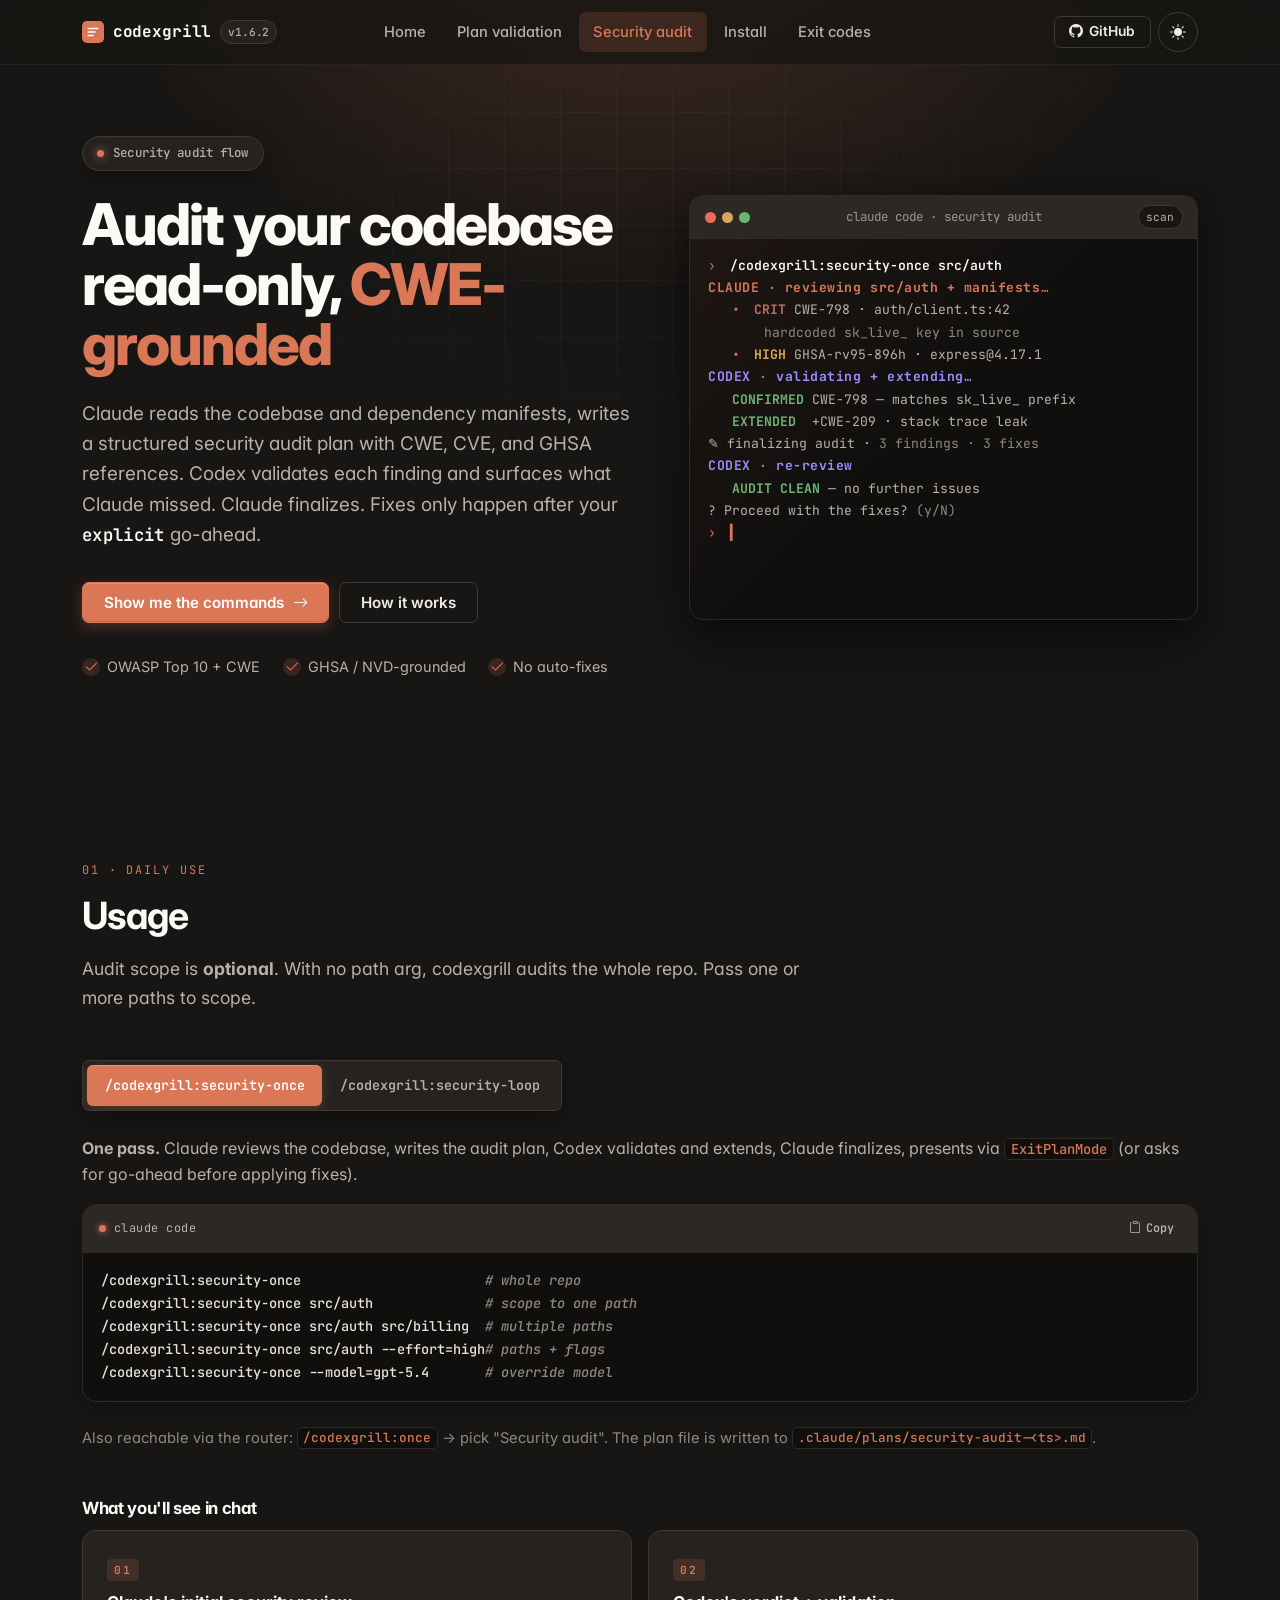
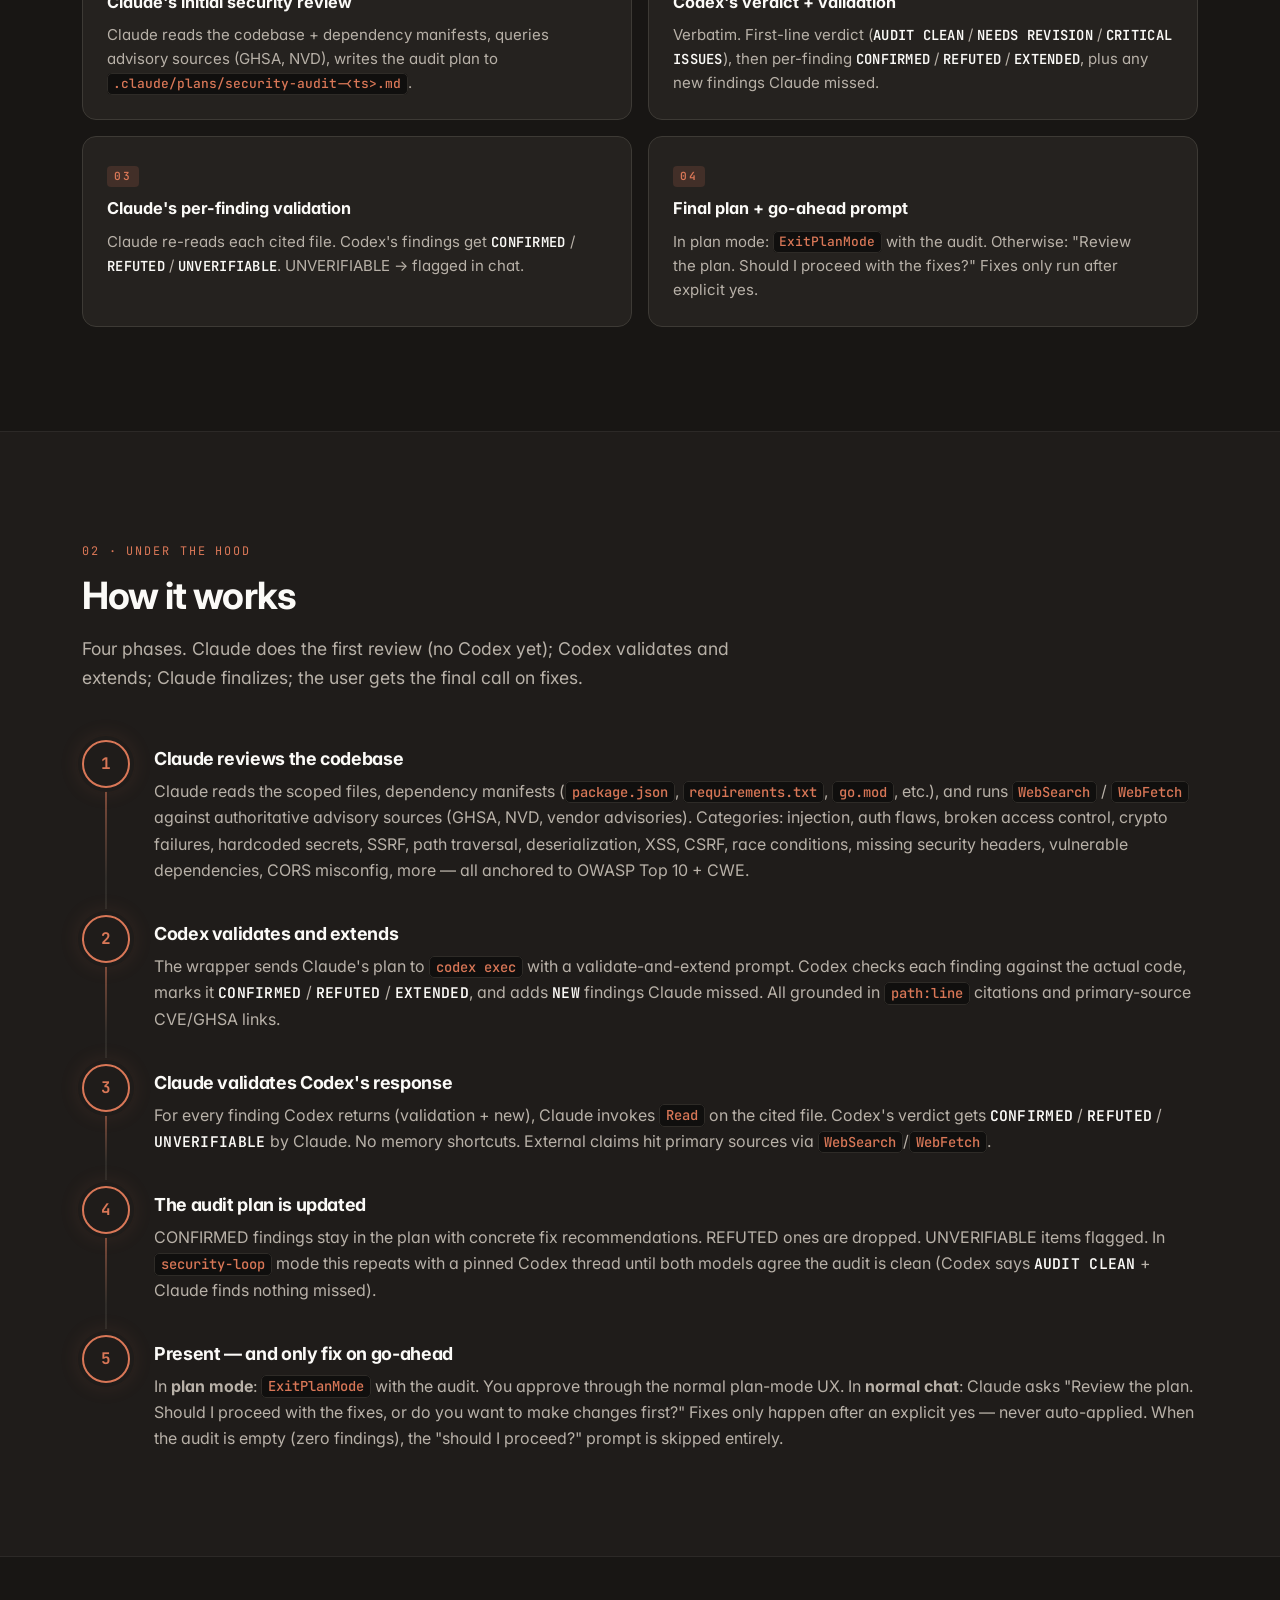
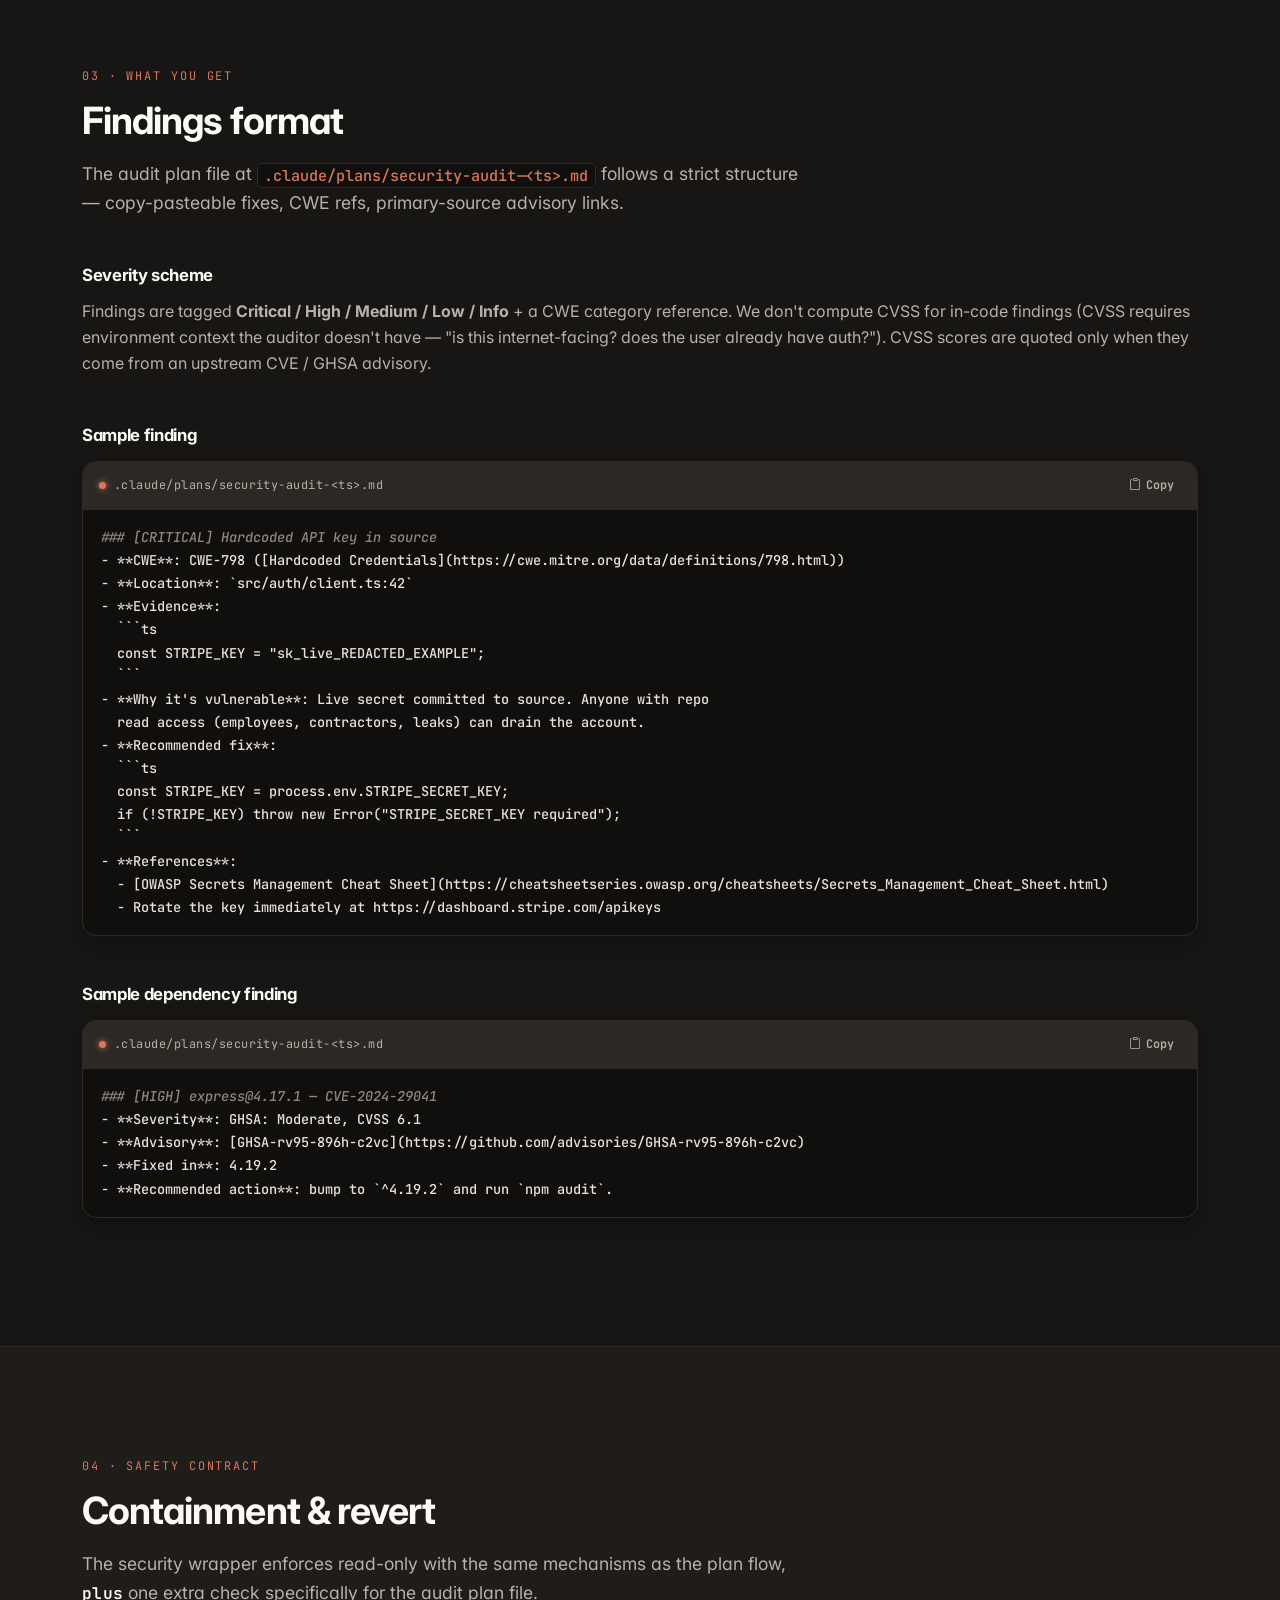
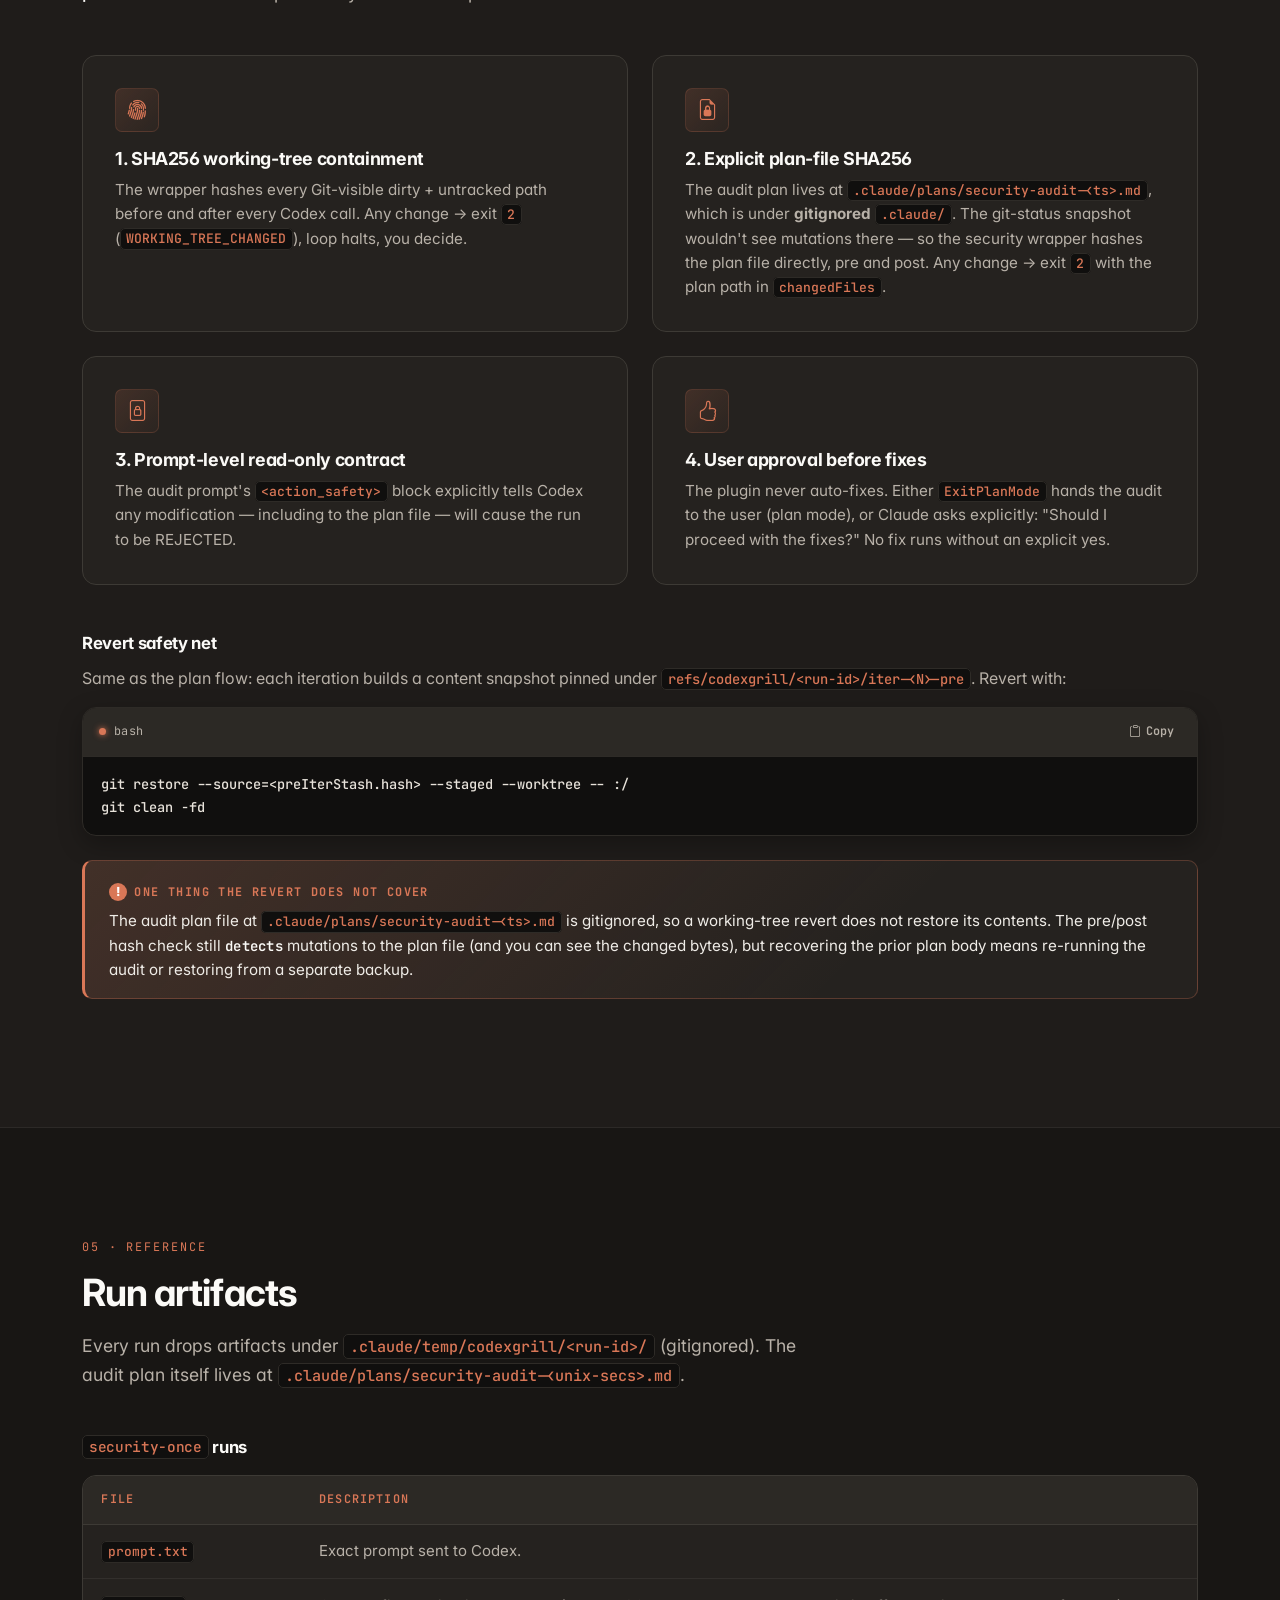
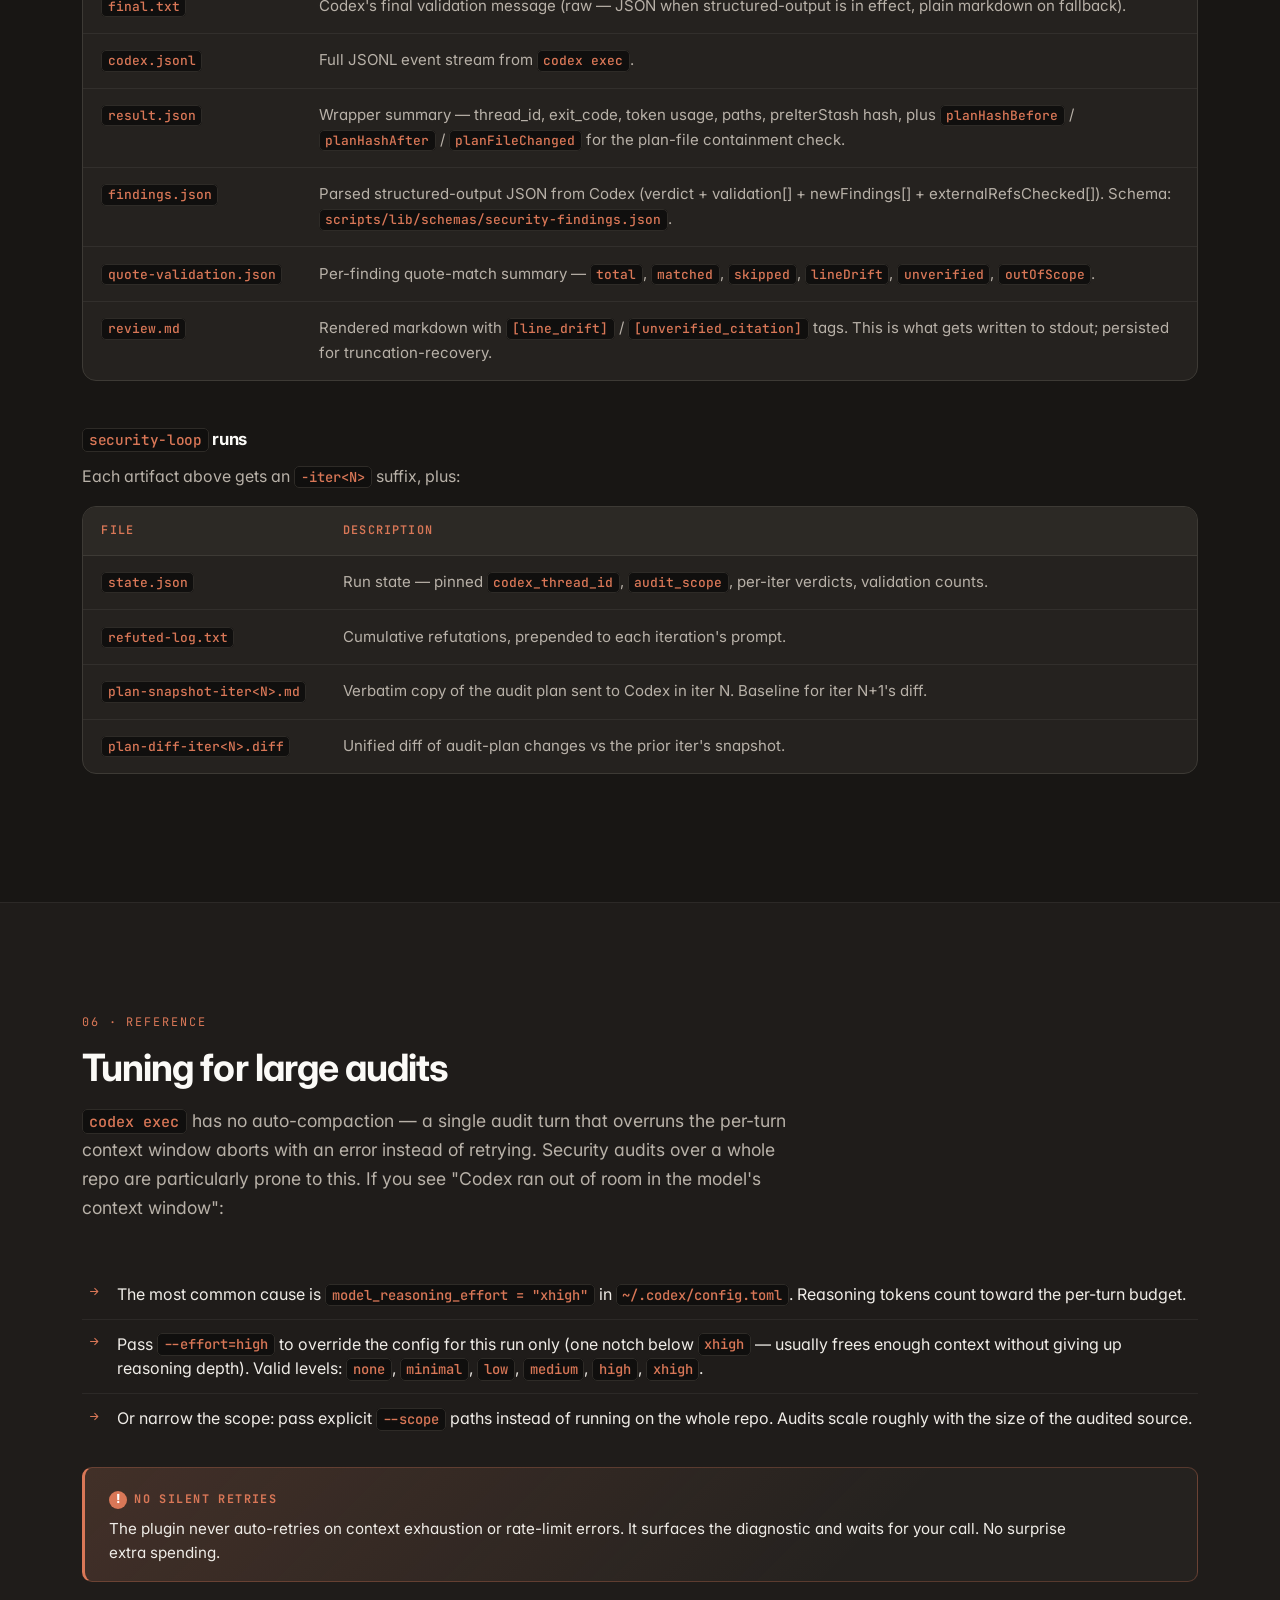
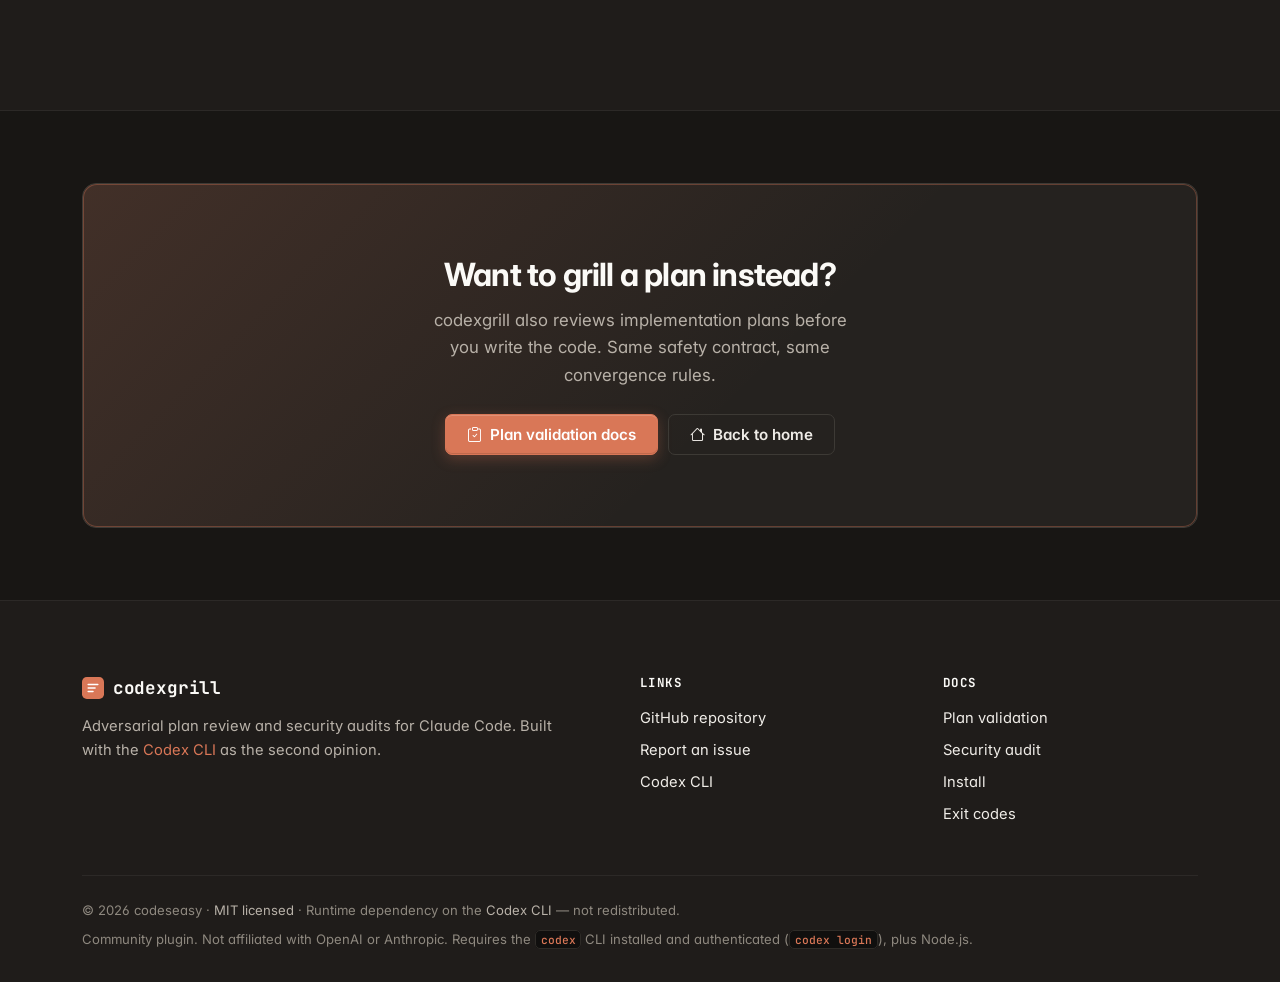
<file: docs/security.html>
<!DOCTYPE html>
<html lang="en" data-theme="dark">
<head>
  <meta charset="UTF-8" />
  <meta name="viewport" content="width=device-width, initial-scale=1.0, viewport-fit=cover" />
  <meta name="theme-color" content="#181614" />

  <title>Security audit — codexgrill</title>
  <meta name="description" content="Read-only security audit for your codebase. Claude reviews and writes a structured audit plan with CWE / CVE / GHSA refs; Codex validates and extends; Claude finalizes. Fixes only after your explicit go-ahead." />
  <meta name="keywords" content="claude code, codex, security audit, vulnerability scanner, OWASP, CWE, CVE, GHSA, SAST, plan review, AI security review" />
  <meta name="author" content="codeseasy" />
  <meta name="robots" content="index, follow, max-image-preview:large, max-snippet:-1" />
  <link rel="canonical" href="https://codexgrill.com/security.html" />

  <meta property="og:type" content="article" />
  <meta property="og:url" content="https://codexgrill.com/security.html" />
  <meta property="og:site_name" content="codexgrill" />
  <meta property="og:title" content="Security audit — codexgrill" />
  <meta property="og:description" content="Read-only security audit. Claude reviews, Codex validates and extends, Claude finalizes. Fixes only after explicit go-ahead." />
  <meta property="og:image" content="https://codexgrill.com/assets/og-security.png" />
  <meta property="og:image:width" content="1200" />
  <meta property="og:image:height" content="630" />
  <meta property="og:image:alt" content="Security audit — codexgrill. Read-only, CWE-grounded vulnerability review." />
  <meta property="og:locale" content="en_US" />

  <meta name="twitter:card" content="summary_large_image" />
  <meta name="twitter:title" content="Security audit — codexgrill" />
  <meta name="twitter:description" content="Read-only security audit for your codebase, with CWE / CVE / GHSA grounding." />
  <meta name="twitter:image" content="https://codexgrill.com/assets/og-security.png" />
  <meta name="twitter:image:alt" content="Security audit — codexgrill" />
  <meta name="twitter:site" content="@codeseasy" />

  <link rel="icon" type="image/svg+xml" href="data:image/svg+xml,%3Csvg xmlns='http://www.w3.org/2000/svg' viewBox='0 0 32 32'%3E%3Crect width='32' height='32' rx='7' fill='%23d97757'/%3E%3Cpath d='M9 11h14M9 16h10M9 21h7' stroke='%23fff' stroke-width='2.2' stroke-linecap='round'/%3E%3C/svg%3E" />
  <link rel="apple-touch-icon" href="data:image/svg+xml,%3Csvg xmlns='http://www.w3.org/2000/svg' viewBox='0 0 32 32'%3E%3Crect width='32' height='32' rx='7' fill='%23d97757'/%3E%3Cpath d='M9 11h14M9 16h10M9 21h7' stroke='%23fff' stroke-width='2.2' stroke-linecap='round'/%3E%3C/svg%3E" />

  <link rel="preconnect" href="https://fonts.googleapis.com">
  <link rel="preconnect" href="https://fonts.gstatic.com" crossorigin>
  <link rel="preconnect" href="https://cdn.jsdelivr.net" crossorigin>
  <link href="https://fonts.googleapis.com/css2?family=Inter:wght@400;500;600;700;800&family=JetBrains+Mono:wght@400;500;600;700&display=swap" rel="stylesheet">

  <link rel="stylesheet" href="https://cdn.jsdelivr.net/npm/bootstrap-icons@1.11.3/font/bootstrap-icons.min.css" />
  <link rel="stylesheet" href="./assets/style.css" />

  <!-- Structured data: TechArticle -->
  <script type="application/ld+json">
  {
    "@context": "https://schema.org",
    "@type": "TechArticle",
    "headline": "Security audit — codexgrill",
    "description": "Read-only security audit for your codebase. Claude reviews and writes a structured audit plan with CWE / CVE / GHSA references; Codex validates and extends; Claude finalizes. Fixes only after explicit go-ahead.",
    "image": "https://codexgrill.com/assets/og-security.png",
    "url": "https://codexgrill.com/security.html",
    "mainEntityOfPage": "https://codexgrill.com/security.html",
    "datePublished": "2026-05-17",
    "dateModified": "2026-06-04",
    "inLanguage": "en-US",
    "proficiencyLevel": "Expert",
    "author": { "@type": "Organization", "name": "codeseasy", "url": "https://github.com/codeseasy" },
    "publisher": { "@type": "Organization", "name": "codeseasy", "url": "https://github.com/codeseasy" },
    "about": { "@type": "SoftwareApplication", "name": "codexgrill", "url": "https://codexgrill.com/" },
    "keywords": "security audit, vulnerability scanner, CWE, CVE, GHSA, OWASP, claude code, codex, AI security review",
    "audience": { "@type": "Audience", "audienceType": "Developers" }
  }
  </script>

  <!-- Structured data: Breadcrumb -->
  <script type="application/ld+json">
  {
    "@context": "https://schema.org",
    "@type": "BreadcrumbList",
    "itemListElement": [
      { "@type": "ListItem", "position": 1, "name": "codexgrill", "item": "https://codexgrill.com/" },
      { "@type": "ListItem", "position": 2, "name": "Security audit", "item": "https://codexgrill.com/security.html" }
    ]
  }
  </script>

  <!-- Structured data: HowTo -->
  <script type="application/ld+json">
  {
    "@context": "https://schema.org",
    "@type": "HowTo",
    "name": "How to run a security audit with codexgrill",
    "description": "Use the /codexgrill:security-once or /codexgrill:security-loop slash command inside Claude Code to audit your codebase. Claude reviews, Codex validates, Claude finalizes.",
    "totalTime": "PT5M",
    "step": [
      { "@type": "HowToStep", "name": "Install codexgrill", "text": "From inside Claude Code, run /plugin marketplace add codeseasy/codexgrill, then /plugin install codexgrill@codexgrill, then /reload-plugins." },
      { "@type": "HowToStep", "name": "Run the audit", "text": "Run /codexgrill:security-once to audit the whole repo, or pass paths to scope. Use /codexgrill:security-loop to iterate until both models agree the audit is clean." },
      { "@type": "HowToStep", "name": "Review findings", "text": "Read the audit plan at .claude/plans/security-audit-<ts>.md. Each finding has CWE references, evidence, and a copy-pasteable fix." },
      { "@type": "HowToStep", "name": "Approve fixes", "text": "Fixes only run after your explicit go-ahead — never auto-applied." }
    ]
  }
  </script>
</head>
<body>

<a href="#main" class="skip-link">Skip to main content</a>
<div class="scroll-progress" aria-hidden="true"><span></span></div>

<!-- NAV -->
<nav class="cg-nav" id="nav">
  <div class="container nav-row">
    <a class="cg-brand" href="/" aria-label="codexgrill home">
      <span class="cg-brand-mark" aria-hidden="true">
        <svg viewBox="0 0 32 32" width="22" height="22">
          <rect width="32" height="32" rx="7" fill="currentColor"/>
          <path d="M9 11h14M9 16h10M9 21h7" stroke="#fff" stroke-width="2.2" stroke-linecap="round"/>
        </svg>
      </span>
      <span class="cg-brand-name">codexgrill</span>
      <span class="cg-brand-version">v1.6.2</span>
    </a>

    <ul class="cg-nav-links" id="nav-links">
      <li><a href="/" data-nav="index">Home</a></li>
      <li><a href="/plan.html" data-nav="plan">Plan validation</a></li>
      <li><a href="/security.html" data-nav="security">Security audit</a></li>
      <li><a href="/#install">Install</a></li>
      <li><a href="/#exit-codes">Exit codes</a></li>
    </ul>

    <div class="cg-nav-actions">
      <a class="btn-ghost btn-sm" href="https://github.com/codeseasy/codexgrill" target="_blank" rel="noopener" aria-label="View source on GitHub">
        <i class="bi bi-github" aria-hidden="true"></i>
        <span class="hide-sm">GitHub</span>
      </a>
      <button class="icon-btn" data-theme-toggle aria-label="Toggle theme">
        <i class="bi bi-sun-fill icon-sun" aria-hidden="true"></i>
        <i class="bi bi-moon-stars-fill icon-moon" aria-hidden="true"></i>
      </button>
      <button class="icon-btn nav-menu-btn" id="nav-menu-btn" aria-label="Toggle menu" aria-expanded="false" aria-controls="nav-links">
        <i class="bi bi-list icon-open" aria-hidden="true"></i>
        <i class="bi bi-x-lg icon-close" aria-hidden="true"></i>
      </button>
    </div>
  </div>
</nav>

<main id="main">

<!-- HERO -->
<header id="top" class="hero" aria-labelledby="hero-title">
  <div class="hero-bg" aria-hidden="true">
    <div class="hero-glow"></div>
    <div class="hero-grid"></div>
  </div>

  <div class="container">
    <div class="hero-grid-layout">
      <div class="hero-text">
        <span class="hero-badge">
          <span class="dot" aria-hidden="true"></span>
          <span>Security audit flow</span>
        </span>
        <h1 class="hero-title" id="hero-title">
          Audit your codebase
          <span class="accent-line">read-only, <span class="accent">CWE-grounded</span></span>
        </h1>
        <p class="hero-sub">
          Claude reads the codebase and dependency manifests, writes a structured security audit plan with CWE,
          CVE, and GHSA references. Codex validates each finding and surfaces what Claude missed. Claude finalizes.
          Fixes only happen after your <em>explicit</em> go-ahead.
        </p>
        <div class="hero-cta">
          <a class="btn-primary" href="#usage">
            <span>Show me the commands</span>
            <i class="bi bi-arrow-right" aria-hidden="true"></i>
          </a>
          <a class="btn-ghost" href="#how-it-works">
            <span>How it works</span>
          </a>
        </div>

        <ul class="hero-checks">
          <li><i class="bi bi-check2" aria-hidden="true"></i>OWASP Top 10 + CWE</li>
          <li><i class="bi bi-check2" aria-hidden="true"></i>GHSA / NVD-grounded</li>
          <li><i class="bi bi-check2" aria-hidden="true"></i>No auto-fixes</li>
        </ul>
      </div>

      <!-- terminal demo (security-specific) -->
      <div class="hero-terminal" aria-hidden="true">
        <div class="term">
          <div class="term-bar">
            <span class="term-dots"><i></i><i></i><i></i></span>
            <span class="term-title">claude code · security audit</span>
            <span class="term-meta">scan</span>
          </div>
          <div class="term-body">
            <div class="term-line"><span class="term-prompt">›</span> <span class="term-cmd">/codexgrill:security-once src/auth</span></div>
            <div class="term-line term-out term-tag-claude">CLAUDE <span class="term-dim">·</span> reviewing src/auth + manifests…</div>
            <div class="term-line term-out term-indent"><span class="term-bullet">•</span> <span class="term-bad">CRIT</span>  CWE-798 · auth/client.ts:42</div>
            <div class="term-line term-out term-indent term-dim">&nbsp;&nbsp;&nbsp;&nbsp;hardcoded sk_live_ key in source</div>
            <div class="term-line term-out term-indent"><span class="term-bullet">•</span> <span class="term-warn">HIGH</span> GHSA-rv95-896h · express@4.17.1</div>
            <div class="term-line term-out term-tag-codex">CODEX  <span class="term-dim">·</span> validating + extending…</div>
            <div class="term-line term-out term-indent"><span class="term-ok">CONFIRMED</span> CWE-798 — matches sk_live_ prefix</div>
            <div class="term-line term-out term-indent"><span class="term-ok">EXTENDED</span>&nbsp; +CWE-209 · stack trace leak</div>
            <div class="term-line term-out">✎ finalizing audit · <span class="term-dim">3 findings · 3 fixes</span></div>
            <div class="term-line term-out term-tag-codex">CODEX  <span class="term-dim">·</span> re-review</div>
            <div class="term-line term-out term-indent"><span class="term-ok">AUDIT CLEAN</span> — no further issues</div>
            <div class="term-line term-out">? Proceed with the fixes? <span class="term-dim">(y/N)</span></div>
            <div class="term-line"><span class="term-prompt">›</span> <span class="term-caret">▍</span></div>
          </div>
        </div>
      </div>
    </div>
  </div>
</header>

<!-- USAGE -->
<section id="usage" class="section" aria-labelledby="usage-title">
  <div class="container">
    <div class="section-head">
      <span class="section-eyebrow">01 · Daily use</span>
      <h2 class="section-title" id="usage-title"><a class="section-anchor" href="#usage">Usage</a></h2>
      <p class="section-lead">
        Audit scope is <strong>optional</strong>. With no path arg, codexgrill audits the whole repo.
        Pass one or more paths to scope.
      </p>
    </div>

    <div class="cg-tabs" data-tabs="commands" role="tablist">
      <button class="cg-tab-btn active" data-tab-target="once" role="tab" aria-selected="true">/codexgrill:security-once</button>
      <button class="cg-tab-btn" data-tab-target="loop" role="tab" aria-selected="false">/codexgrill:security-loop</button>
    </div>

    <div data-tabs-panel-group="commands">
      <div class="cg-tab-panel active" data-tabs-panel="once" role="tabpanel">
        <p class="muted">
          <strong>One pass.</strong> Claude reviews the codebase, writes the audit plan, Codex validates and extends,
          Claude finalizes, presents via <code>ExitPlanMode</code> (or asks for go-ahead before applying fixes).
        </p>
        <div class="code-block">
          <div class="code-block-header">
            <span class="lang">claude code</span>
            <button class="copy-btn" type="button"><i class="bi bi-clipboard" aria-hidden="true"></i><span class="copy-label">Copy</span></button>
          </div>
<pre><code>/codexgrill:security-once                       <span class="cmt"># whole repo</span>
/codexgrill:security-once src/auth              <span class="cmt"># scope to one path</span>
/codexgrill:security-once src/auth src/billing  <span class="cmt"># multiple paths</span>
/codexgrill:security-once src/auth --effort=high<span class="cmt"># paths + flags</span>
/codexgrill:security-once --model=gpt-5.4       <span class="cmt"># override model</span></code></pre>
        </div>
        <p class="dim small">
          Also reachable via the router: <code>/codexgrill:once</code> → pick "Security audit".
          The plan file is written to <code>.claude/plans/security-audit-&lt;ts&gt;.md</code>.
        </p>
      </div>

      <div class="cg-tab-panel" data-tabs-panel="loop" role="tabpanel">
        <p class="muted">
          <strong>Iterate until clean.</strong> Loops Codex review + Claude validation + plan edits until Codex says
          <code>AUDIT CLEAN</code> and Claude finds nothing missed, or <code>--max</code> rounds run out.
        </p>
        <div class="code-block">
          <div class="code-block-header">
            <span class="lang">claude code</span>
            <button class="copy-btn" type="button"><i class="bi bi-clipboard" aria-hidden="true"></i><span class="copy-label">Copy</span></button>
          </div>
<pre><code>/codexgrill:security-loop                       <span class="cmt"># whole repo</span>
/codexgrill:security-loop src/auth              <span class="cmt"># scope to one path</span>
/codexgrill:security-loop --max=10              <span class="cmt"># bump the cap (default 7)</span>
/codexgrill:security-loop --effort=xhigh        <span class="cmt"># override reasoning effort</span>
/codexgrill:security-loop --model=gpt-5.4       <span class="cmt"># override model</span></code></pre>
        </div>
        <p class="dim small">
          Pins Codex to one thread, sends unified diffs after iter 1. Same convergence rules as the plan loop —
          both models must agree the audit is clean. Also reachable via the router: <code>/codexgrill:loop</code>
          → pick "Security audit".
        </p>
      </div>
    </div>

    <h3 class="h-sub mt-xl">What you'll see in chat</h3>
    <div class="see-grid">
      <div class="see-card">
        <span class="see-num">01</span>
        <strong>Claude's initial security review</strong>
        <p>Claude reads the codebase + dependency manifests, queries advisory sources (GHSA, NVD), writes the audit plan to <code>.claude/plans/security-audit-&lt;ts&gt;.md</code>.</p>
      </div>
      <div class="see-card">
        <span class="see-num">02</span>
        <strong>Codex's verdict + validation</strong>
        <p>Verbatim. First-line verdict (<em>AUDIT CLEAN</em> / <em>NEEDS REVISION</em> / <em>CRITICAL ISSUES</em>), then per-finding <em>CONFIRMED</em> / <em>REFUTED</em> / <em>EXTENDED</em>, plus any new findings Claude missed.</p>
      </div>
      <div class="see-card">
        <span class="see-num">03</span>
        <strong>Claude's per-finding validation</strong>
        <p>Claude re-reads each cited file. Codex's findings get <em>CONFIRMED</em> / <em>REFUTED</em> / <em>UNVERIFIABLE</em>. UNVERIFIABLE → flagged in chat.</p>
      </div>
      <div class="see-card">
        <span class="see-num">04</span>
        <strong>Final plan + go-ahead prompt</strong>
        <p>In plan mode: <code>ExitPlanMode</code> with the audit. Otherwise: "Review the plan. Should I proceed with the fixes?" Fixes only run after explicit yes.</p>
      </div>
    </div>
  </div>
</section>

<!-- HOW IT WORKS -->
<section id="how-it-works" class="section section-alt" aria-labelledby="hiw-title">
  <div class="container">
    <div class="section-head">
      <span class="section-eyebrow">02 · Under the hood</span>
      <h2 class="section-title" id="hiw-title"><a class="section-anchor" href="#how-it-works">How it works</a></h2>
      <p class="section-lead">
        Four phases. Claude does the first review (no Codex yet); Codex validates and extends; Claude finalizes;
        the user gets the final call on fixes.
      </p>
    </div>

    <ol class="flow">
      <li class="flow-step">
        <span class="step-num">1</span>
        <div class="step-body">
          <h4>Claude reviews the codebase</h4>
          <p>Claude reads the scoped files, dependency manifests (<code>package.json</code>, <code>requirements.txt</code>, <code>go.mod</code>, etc.), and runs <code>WebSearch</code> / <code>WebFetch</code> against authoritative advisory sources (GHSA, NVD, vendor advisories). Categories: injection, auth flaws, broken access control, crypto failures, hardcoded secrets, SSRF, path traversal, deserialization, XSS, CSRF, race conditions, missing security headers, vulnerable dependencies, CORS misconfig, more — all anchored to OWASP Top 10 + CWE.</p>
        </div>
      </li>
      <li class="flow-step">
        <span class="step-num">2</span>
        <div class="step-body">
          <h4>Codex validates and extends</h4>
          <p>The wrapper sends Claude's plan to <code>codex exec</code> with a validate-and-extend prompt. Codex checks each finding against the actual code, marks it <em>CONFIRMED</em> / <em>REFUTED</em> / <em>EXTENDED</em>, and adds <em>NEW</em> findings Claude missed. All grounded in <code>path:line</code> citations and primary-source CVE/GHSA links.</p>
        </div>
      </li>
      <li class="flow-step">
        <span class="step-num">3</span>
        <div class="step-body">
          <h4>Claude validates Codex's response</h4>
          <p>For every finding Codex returns (validation + new), Claude invokes <code>Read</code> on the cited file. Codex's verdict gets <em>CONFIRMED</em> / <em>REFUTED</em> / <em>UNVERIFIABLE</em> by Claude. No memory shortcuts. External claims hit primary sources via <code>WebSearch</code>/<code>WebFetch</code>.</p>
        </div>
      </li>
      <li class="flow-step">
        <span class="step-num">4</span>
        <div class="step-body">
          <h4>The audit plan is updated</h4>
          <p>CONFIRMED findings stay in the plan with concrete fix recommendations. REFUTED ones are dropped. UNVERIFIABLE items flagged. In <code>security-loop</code> mode this repeats with a pinned Codex thread until both models agree the audit is clean (Codex says <em>AUDIT CLEAN</em> + Claude finds nothing missed).</p>
        </div>
      </li>
      <li class="flow-step">
        <span class="step-num">5</span>
        <div class="step-body">
          <h4>Present — and only fix on go-ahead</h4>
          <p>In <strong>plan mode</strong>: <code>ExitPlanMode</code> with the audit. You approve through the normal plan-mode UX. In <strong>normal chat</strong>: Claude asks "Review the plan. Should I proceed with the fixes, or do you want to make changes first?" Fixes only happen after an explicit yes — never auto-applied. When the audit is empty (zero findings), the "should I proceed?" prompt is skipped entirely.</p>
        </div>
      </li>
    </ol>
  </div>
</section>

<!-- FINDINGS FORMAT -->
<section id="findings-format" class="section">
  <div class="container">
    <div class="section-head">
      <span class="section-eyebrow">03 · What you get</span>
      <h2 class="section-title"><a class="section-anchor" href="#findings-format">Findings format</a></h2>
      <p class="section-lead">
        The audit plan file at <code>.claude/plans/security-audit-&lt;ts&gt;.md</code> follows a strict structure
        — copy-pasteable fixes, CWE refs, primary-source advisory links.
      </p>
    </div>

    <h3 class="h-sub">Severity scheme</h3>
    <p class="muted">
      Findings are tagged <strong>Critical / High / Medium / Low / Info</strong> + a CWE category reference.
      We don't compute CVSS for in-code findings (CVSS requires environment context the auditor doesn't have —
      "is this internet-facing? does the user already have auth?"). CVSS scores are quoted only when they come
      from an upstream CVE / GHSA advisory.
    </p>

    <h3 class="h-sub mt-xl">Sample finding</h3>
    <div class="code-block">
      <div class="code-block-header">
        <span class="lang">.claude/plans/security-audit-&lt;ts&gt;.md</span>
        <button class="copy-btn" type="button"><i class="bi bi-clipboard" aria-hidden="true"></i><span class="copy-label">Copy</span></button>
      </div>
<pre><code><span class="cmt">### [CRITICAL] Hardcoded API key in source</span>
- **CWE**: CWE-798 ([Hardcoded Credentials](https://cwe.mitre.org/data/definitions/798.html))
- **Location**: `src/auth/client.ts:42`
- **Evidence**:
  ```ts
  const STRIPE_KEY = "sk_live_REDACTED_EXAMPLE";
  ```
- **Why it's vulnerable**: Live secret committed to source. Anyone with repo
  read access (employees, contractors, leaks) can drain the account.
- **Recommended fix**:
  ```ts
  const STRIPE_KEY = process.env.STRIPE_SECRET_KEY;
  if (!STRIPE_KEY) throw new Error("STRIPE_SECRET_KEY required");
  ```
- **References**:
  - [OWASP Secrets Management Cheat Sheet](https://cheatsheetseries.owasp.org/cheatsheets/Secrets_Management_Cheat_Sheet.html)
  - Rotate the key immediately at https://dashboard.stripe.com/apikeys</code></pre>
    </div>

    <h3 class="h-sub mt-xl">Sample dependency finding</h3>
    <div class="code-block">
      <div class="code-block-header">
        <span class="lang">.claude/plans/security-audit-&lt;ts&gt;.md</span>
        <button class="copy-btn" type="button"><i class="bi bi-clipboard" aria-hidden="true"></i><span class="copy-label">Copy</span></button>
      </div>
<pre><code><span class="cmt">### [HIGH] express@4.17.1 — CVE-2024-29041</span>
- **Severity**: GHSA: Moderate, CVSS 6.1
- **Advisory**: [GHSA-rv95-896h-c2vc](https://github.com/advisories/GHSA-rv95-896h-c2vc)
- **Fixed in**: 4.19.2
- **Recommended action**: bump to `^4.19.2` and run `npm audit`.</code></pre>
    </div>
  </div>
</section>

<!-- SAFETY -->
<section id="safety" class="section section-alt" aria-labelledby="safety-title">
  <div class="container">
    <div class="section-head">
      <span class="section-eyebrow">04 · Safety contract</span>
      <h2 class="section-title" id="safety-title"><a class="section-anchor" href="#safety">Containment &amp; revert</a></h2>
      <p class="section-lead">
        The security wrapper enforces read-only with the same mechanisms as the plan flow,
        <em>plus</em> one extra check specifically for the audit plan file.
      </p>
    </div>

    <div class="safety-grid">
      <div class="feature-card">
        <span class="icon-pill"><i class="bi bi-fingerprint" aria-hidden="true"></i></span>
        <h3>1. SHA256 working-tree containment</h3>
        <p>The wrapper hashes every Git-visible dirty + untracked path before and after every Codex call. Any change → exit <code>2</code> (<code>WORKING_TREE_CHANGED</code>), loop halts, you decide.</p>
      </div>
      <div class="feature-card">
        <span class="icon-pill"><i class="bi bi-file-earmark-lock2" aria-hidden="true"></i></span>
        <h3>2. Explicit plan-file SHA256</h3>
        <p>The audit plan lives at <code>.claude/plans/security-audit-&lt;ts&gt;.md</code>, which is under <strong>gitignored</strong> <code>.claude/</code>. The git-status snapshot wouldn't see mutations there — so the security wrapper hashes the plan file directly, pre and post. Any change → exit <code>2</code> with the plan path in <code>changedFiles</code>.</p>
      </div>
      <div class="feature-card">
        <span class="icon-pill"><i class="bi bi-file-lock" aria-hidden="true"></i></span>
        <h3>3. Prompt-level read-only contract</h3>
        <p>The audit prompt's <code>&lt;action_safety&gt;</code> block explicitly tells Codex any modification — including to the plan file — will cause the run to be REJECTED.</p>
      </div>
      <div class="feature-card">
        <span class="icon-pill"><i class="bi bi-hand-thumbs-up" aria-hidden="true"></i></span>
        <h3>4. User approval before fixes</h3>
        <p>The plugin never auto-fixes. Either <code>ExitPlanMode</code> hands the audit to the user (plan mode), or Claude asks explicitly: "Should I proceed with the fixes?" No fix runs without an explicit yes.</p>
      </div>
    </div>

    <h3 class="h-sub mt-xl">Revert safety net</h3>
    <p class="muted">
      Same as the plan flow: each iteration builds a content snapshot pinned under
      <code>refs/codexgrill/&lt;run-id&gt;/iter-&lt;N&gt;-pre</code>. Revert with:
    </p>
    <div class="code-block">
      <div class="code-block-header">
        <span class="lang">bash</span>
        <button class="copy-btn" type="button"><i class="bi bi-clipboard" aria-hidden="true"></i><span class="copy-label">Copy</span></button>
      </div>
<pre><code>git restore --source=&lt;preIterStash.hash&gt; --staged --worktree -- :/
git clean -fd</code></pre>
    </div>
    <div class="callout">
      <h5>One thing the revert does NOT cover</h5>
      <p>The audit plan file at <code>.claude/plans/security-audit-&lt;ts&gt;.md</code> is gitignored, so a working-tree revert does not restore its contents. The pre/post hash check still <em>detects</em> mutations to the plan file (and you can see the changed bytes), but recovering the prior plan body means re-running the audit or restoring from a separate backup.</p>
    </div>
  </div>
</section>

<!-- ARTIFACTS -->
<section id="artifacts" class="section">
  <div class="container">
    <div class="section-head">
      <span class="section-eyebrow">05 · Reference</span>
      <h2 class="section-title"><a class="section-anchor" href="#artifacts">Run artifacts</a></h2>
      <p class="section-lead">
        Every run drops artifacts under <code>.claude/temp/codexgrill/&lt;run-id&gt;/</code> (gitignored).
        The audit plan itself lives at <code>.claude/plans/security-audit-&lt;unix-secs&gt;.md</code>.
      </p>
    </div>

    <h3 class="h-sub"><code>security-once</code> runs</h3>
    <div class="table-wrap">
      <table class="cg-table">
        <thead><tr><th>file</th><th>description</th></tr></thead>
        <tbody>
          <tr><td><code>prompt.txt</code></td><td>Exact prompt sent to Codex.</td></tr>
          <tr><td><code>final.txt</code></td><td>Codex's final validation message (raw — JSON when structured-output is in effect, plain markdown on fallback).</td></tr>
          <tr><td><code>codex.jsonl</code></td><td>Full JSONL event stream from <code>codex exec</code>.</td></tr>
          <tr><td><code>result.json</code></td><td>Wrapper summary — thread_id, exit_code, token usage, paths, preIterStash hash, plus <code>planHashBefore</code> / <code>planHashAfter</code> / <code>planFileChanged</code> for the plan-file containment check.</td></tr>
          <tr><td><code>findings.json</code></td><td>Parsed structured-output JSON from Codex (verdict + validation[] + newFindings[] + externalRefsChecked[]). Schema: <code>scripts/lib/schemas/security-findings.json</code>.</td></tr>
          <tr><td><code>quote-validation.json</code></td><td>Per-finding quote-match summary — <code>total</code>, <code>matched</code>, <code>skipped</code>, <code>lineDrift</code>, <code>unverified</code>, <code>outOfScope</code>.</td></tr>
          <tr><td><code>review.md</code></td><td>Rendered markdown with <code>[line_drift]</code> / <code>[unverified_citation]</code> tags. This is what gets written to stdout; persisted for truncation-recovery.</td></tr>
        </tbody>
      </table>
    </div>

    <h3 class="h-sub mt-xl"><code>security-loop</code> runs</h3>
    <p class="muted">Each artifact above gets an <code>-iter&lt;N&gt;</code> suffix, plus:</p>
    <div class="table-wrap">
      <table class="cg-table">
        <thead><tr><th>file</th><th>description</th></tr></thead>
        <tbody>
          <tr><td><code>state.json</code></td><td>Run state — pinned <code>codex_thread_id</code>, <code>audit_scope</code>, per-iter verdicts, validation counts.</td></tr>
          <tr><td><code>refuted-log.txt</code></td><td>Cumulative refutations, prepended to each iteration's prompt.</td></tr>
          <tr><td><code>plan-snapshot-iter&lt;N&gt;.md</code></td><td>Verbatim copy of the audit plan sent to Codex in iter N. Baseline for iter N+1's diff.</td></tr>
          <tr><td><code>plan-diff-iter&lt;N&gt;.diff</code></td><td>Unified diff of audit-plan changes vs the prior iter's snapshot.</td></tr>
        </tbody>
      </table>
    </div>
  </div>
</section>

<!-- TUNING -->
<section id="tuning" class="section section-alt">
  <div class="container">
    <div class="section-head">
      <span class="section-eyebrow">06 · Reference</span>
      <h2 class="section-title"><a class="section-anchor" href="#tuning">Tuning for large audits</a></h2>
      <p class="section-lead">
        <code>codex exec</code> has no auto-compaction — a single audit turn that overruns the per-turn context window
        aborts with an error instead of retrying. Security audits over a whole repo are particularly prone to this.
        If you see &quot;Codex ran out of room in the model's context window&quot;:
      </p>
    </div>

    <ul class="check-list">
      <li><i class="bi bi-arrow-right-short" aria-hidden="true"></i><div>The most common cause is <code>model_reasoning_effort = "xhigh"</code> in <code>~/.codex/config.toml</code>. Reasoning tokens count toward the per-turn budget.</div></li>
      <li><i class="bi bi-arrow-right-short" aria-hidden="true"></i><div>Pass <code>--effort=high</code> to override the config for this run only (one notch below <code>xhigh</code> — usually frees enough context without giving up reasoning depth). Valid levels: <code>none</code>, <code>minimal</code>, <code>low</code>, <code>medium</code>, <code>high</code>, <code>xhigh</code>.</div></li>
      <li><i class="bi bi-arrow-right-short" aria-hidden="true"></i><div>Or narrow the scope: pass explicit <code>--scope</code> paths instead of running on the whole repo. Audits scale roughly with the size of the audited source.</div></li>
    </ul>

    <div class="callout">
      <h5>No silent retries</h5>
      <p>The plugin never auto-retries on context exhaustion or rate-limit errors. It surfaces the diagnostic and waits for your call. No surprise extra spending.</p>
    </div>
  </div>
</section>

<!-- CTA -->
<section class="section section-cta" aria-label="Try plan validation">
  <div class="container">
    <div class="cta-card">
      <h2>Want to grill a plan instead?</h2>
      <p>codexgrill also reviews implementation plans before you write the code. Same safety contract, same convergence rules.</p>
      <div class="hero-cta">
        <a class="btn-primary" href="/plan.html">
          <i class="bi bi-clipboard-check" aria-hidden="true"></i>
          <span>Plan validation docs</span>
        </a>
        <a class="btn-ghost" href="/">
          <i class="bi bi-house" aria-hidden="true"></i>
          <span>Back to home</span>
        </a>
      </div>
    </div>
  </div>
</section>

</main>

<footer class="cg-footer" role="contentinfo">
  <div class="container">
    <div class="footer-grid">
      <div class="footer-brand">
        <div class="cg-brand">
          <span class="cg-brand-mark" aria-hidden="true">
            <svg viewBox="0 0 32 32" width="22" height="22">
              <rect width="32" height="32" rx="7" fill="currentColor"/>
              <path d="M9 11h14M9 16h10M9 21h7" stroke="#fff" stroke-width="2.2" stroke-linecap="round"/>
            </svg>
          </span>
          <span class="cg-brand-name">codexgrill</span>
        </div>
        <p class="muted">
          Adversarial plan review and security audits for Claude Code. Built with the
          <a href="https://github.com/openai/codex" target="_blank" rel="noopener">Codex CLI</a> as the second opinion.
        </p>
      </div>
      <div class="footer-col">
        <strong>Links</strong>
        <ul>
          <li><a href="https://github.com/codeseasy/codexgrill" target="_blank" rel="noopener">GitHub repository</a></li>
          <li><a href="https://github.com/codeseasy/codexgrill/issues" target="_blank" rel="noopener">Report an issue</a></li>
          <li><a href="https://github.com/openai/codex" target="_blank" rel="noopener">Codex CLI</a></li>
        </ul>
      </div>
      <div class="footer-col">
        <strong>Docs</strong>
        <ul>
          <li><a href="/plan.html">Plan validation</a></li>
          <li><a href="/security.html">Security audit</a></li>
          <li><a href="/#install">Install</a></li>
          <li><a href="/#exit-codes">Exit codes</a></li>
        </ul>
      </div>
    </div>

    <div class="footer-disclaimer">
      <p>
        © <span data-year>2026</span> codeseasy ·
        <a href="https://github.com/codeseasy/codexgrill/blob/main/LICENSE" target="_blank" rel="noopener">MIT licensed</a> ·
        Runtime dependency on the <a href="https://github.com/openai/codex" target="_blank" rel="noopener">Codex CLI</a> — not redistributed.
      </p>
      <p class="dim">
        Community plugin. Not affiliated with OpenAI or Anthropic. Requires the
        <code>codex</code> CLI installed and authenticated (<code>codex login</code>), plus Node.js.
      </p>
    </div>
  </div>
</footer>

<script src="./assets/app.js"></script>
</body>
</html>
</file>
<file: docs/assets/style.css>
/* ============================================================
   codexgrill — site styles
   Self-contained (no Bootstrap CSS). Mobile-first.
   ============================================================ */

/* ---------- design tokens ---------- */
:root {
  /* warm orange family (Claude Code) */
  --cg-orange:        #d97757;
  --cg-orange-hover:  #c2654a;
  --cg-orange-soft:   #e9a484;
  --cg-orange-glow:   rgba(217, 119, 87, 0.16);
  --cg-orange-shadow: rgba(217, 119, 87, 0.28);

  /* semantic */
  --cg-ok:   #6cb573;
  --cg-warn: #d9a557;
  --cg-bad:  #c46c5e;

  --cg-font-sans: 'Inter', -apple-system, BlinkMacSystemFont, 'Segoe UI', system-ui, sans-serif;
  --cg-font-mono: 'JetBrains Mono', 'SF Mono', Menlo, Consolas, monospace;

  /* spacing scale */
  --space-1: 0.25rem;
  --space-2: 0.5rem;
  --space-3: 0.75rem;
  --space-4: 1rem;
  --space-5: 1.5rem;
  --space-6: 2rem;
  --space-7: 3rem;
  --space-8: 4.5rem;
  --space-9: 6.5rem;

  --radius:    14px;
  --radius-md: 10px;
  --radius-sm: 7px;

  --ease: cubic-bezier(0.4, 0, 0.2, 1);

  --nav-h: 64px;
  --container: 1180px;
}

/* dark (default) */
[data-theme="dark"] {
  --bg:           #181614;
  --bg-2:         #1f1c1a;
  --bg-3:         #25221f;
  --surface:      #25221f;
  --surface-2:    #2c2925;
  --surface-3:    #34302b;

  --fg:           #efece7;
  --fg-strong:    #fbfaf7;
  --fg-muted:     #b8b1a8;  /* lifted for ~9:1 on bg */
  --fg-dim:       #8e887f;  /* lifted for ~5.2:1 on bg */

  --border:       #3d3a35;
  --border-strong: #4a4641;
  --border-soft:  rgba(255,255,255,0.07);
  --hairline:     rgba(255,255,255,0.06);

  --code-bg:      #100f0e;
  --code-border:  #2e2b27;
  --code-fg:      #e8e3db;

  --nav-bg:       rgba(24, 22, 20, 0.82);
  --hero-glow:    radial-gradient(60% 70% at 50% -10%, rgba(217,119,87,0.22), transparent 70%);
  --hero-grid-color: rgba(255,255,255,0.028);
  --shadow-card:  0 1px 0 rgba(255,255,255,0.02) inset, 0 8px 24px rgba(0,0,0,0.28);
  --shadow-lift:  0 12px 32px rgba(0,0,0,0.4);
  --focus-ring:   0 0 0 3px rgba(217,119,87,0.4);
}

/* light */
[data-theme="light"] {
  --bg:           #fdfbf8;
  --bg-2:         #f6f3ed;
  --bg-3:         #f0ece4;
  --surface:      #ffffff;
  --surface-2:    #f6f3ed;
  --surface-3:    #f0ece4;

  --fg:           #2b2723;
  --fg-strong:    #14110f;
  --fg-muted:     #5a5650;  /* lifted for stronger read */
  --fg-dim:       #7d7972;

  --border:       #e2dccf;
  --border-strong: #d3ccbd;
  --border-soft:  rgba(0,0,0,0.07);
  --hairline:     rgba(0,0,0,0.06);

  --code-bg:      #f5f1ea;
  --code-border:  #e2dccf;
  --code-fg:      #2b2723;

  --nav-bg:       rgba(253, 251, 248, 0.85);
  --hero-glow:    radial-gradient(60% 70% at 50% -10%, rgba(217,119,87,0.16), transparent 70%);
  --hero-grid-color: rgba(0,0,0,0.04);
  --shadow-card:  0 1px 2px rgba(0,0,0,0.04), 0 8px 24px rgba(0,0,0,0.06);
  --shadow-lift:  0 14px 38px rgba(0,0,0,0.10);
  --focus-ring:   0 0 0 3px rgba(217,119,87,0.35);
}

/* ============================================================
   RESET
   ============================================================ */
*, *::before, *::after { box-sizing: border-box; }
html { -webkit-text-size-adjust: 100%; scroll-behavior: smooth; scroll-padding-top: calc(var(--nav-h) + 12px); }
body {
  margin: 0;
  font-family: var(--cg-font-sans);
  font-size: 16px;
  line-height: 1.65;
  color: var(--fg);
  background: var(--bg);
  -webkit-font-smoothing: antialiased;
  -moz-osx-font-smoothing: grayscale;
  font-feature-settings: "cv11", "ss01";
  text-rendering: optimizeLegibility;
  overflow-x: hidden;
}

/* skip-link (a11y / SEO) */
.skip-link {
  position: absolute;
  left: 0; top: 0;
  padding: 0.7rem 1rem;
  background: var(--cg-orange);
  color: #fff;
  font-weight: 600;
  font-size: 0.92rem;
  border-radius: 0 0 var(--radius-sm) 0;
  z-index: 9999;
  transform: translateY(-110%);
  transition: transform 0.18s var(--ease);
  text-decoration: none;
}
.skip-link:focus-visible {
  transform: translateY(0);
  outline: none;
  color: #fff;
}
img, svg { display: block; max-width: 100%; }
a { color: var(--cg-orange); text-decoration: none; transition: color .15s var(--ease); }
a:hover { color: var(--cg-orange-hover); }
button { font: inherit; cursor: pointer; }
ul { padding: 0; margin: 0; list-style: none; }

/* ---------- focus ---------- */
:focus { outline: none; }
:focus-visible {
  outline: none;
  box-shadow: var(--focus-ring);
  border-radius: var(--radius-sm);
}
a:focus-visible, button:focus-visible {
  box-shadow: var(--focus-ring);
}

/* container */
.container {
  width: 100%;
  max-width: var(--container);
  margin: 0 auto;
  padding: 0 var(--space-5);
}
@media (min-width: 768px) {
  .container { padding: 0 var(--space-6); }
}

/* ============================================================
   TYPE
   ============================================================ */
h1, h2, h3, h4, h5 {
  font-weight: 700;
  letter-spacing: -0.02em;
  line-height: 1.2;
  color: var(--fg-strong);
  margin: 0 0 var(--space-4);
}
h2 { font-size: clamp(1.7rem, 3.2vw, 2.35rem); letter-spacing: -0.025em; }
h3 { font-size: clamp(1.15rem, 2vw, 1.4rem); }
h4 { font-size: 1.075rem; }
p  { margin: 0 0 var(--space-4); text-wrap: pretty; }

.h-sub { font-size: 1.05rem; margin: var(--space-6) 0 var(--space-3); }
.muted { color: var(--fg-muted); }
.dim   { color: var(--fg-dim); }
.small { font-size: 0.92rem; }
.mt-l  { margin-top: var(--space-5); }
.mt-xl { margin-top: var(--space-7); }
.hide-sm { display: inline; }
@media (max-width: 520px) { .hide-sm { display: none; } }

code, kbd, pre, samp { font-family: var(--cg-font-mono); }

:not(pre) > code {
  background: var(--code-bg);
  border: 1px solid var(--code-border);
  color: var(--cg-orange);
  padding: 0.1em 0.42em;
  border-radius: 5px;
  font-size: 0.86em;
  font-weight: 500;
  word-break: break-word;
  line-height: 1.5;
}

em {
  font-style: normal;
  font-weight: 600;
  color: var(--fg-strong);
  font-family: var(--cg-font-mono);
  font-size: 0.92em;
  letter-spacing: 0.02em;
}

/* anchor heading */
.section-anchor { color: inherit; text-decoration: none; position: relative; }
.section-anchor::after {
  content: "#";
  position: absolute; left: -0.85em; top: 0;
  color: var(--cg-orange); opacity: 0;
  transition: opacity 0.15s var(--ease);
  font-weight: 700;
}
.section-anchor:hover::after { opacity: 0.55; }
@media (max-width: 768px) { .section-anchor::after { display: none; } }

/* ============================================================
   SCROLL PROGRESS
   ============================================================ */
.scroll-progress {
  position: fixed; top: 0; left: 0; right: 0;
  height: 2px; z-index: 1000;
  background: transparent; pointer-events: none;
}
.scroll-progress span {
  display: block; height: 100%; width: 0%;
  background: linear-gradient(90deg, var(--cg-orange), var(--cg-orange-soft));
  transition: width 0.1s linear;
}

/* ============================================================
   NAV
   ============================================================ */
.cg-nav {
  position: fixed; top: 0; left: 0; right: 0; z-index: 100;
  background: var(--nav-bg);
  backdrop-filter: saturate(180%) blur(14px);
  -webkit-backdrop-filter: saturate(180%) blur(14px);
  border-bottom: 1px solid var(--hairline);
  transition: border-color .25s var(--ease), background .25s var(--ease);
}
.cg-nav.scrolled { border-bottom-color: var(--border-soft); }

.nav-row {
  height: var(--nav-h);
  display: flex; align-items: center;
  gap: var(--space-4);
}
.cg-brand {
  display: inline-flex; align-items: center; gap: 0.55rem;
  color: var(--fg-strong);
  font-family: var(--cg-font-mono);
  font-weight: 700;
  font-size: 1rem;
  letter-spacing: -0.01em;
  white-space: nowrap;
}
.cg-brand:hover { color: var(--cg-orange); }
.cg-brand-mark { color: var(--cg-orange); display: inline-flex; }
.cg-brand-name { color: inherit; }
.cg-brand-version {
  font-size: 0.7rem; font-weight: 500;
  padding: 0.12rem 0.45rem;
  border: 1px solid var(--border);
  border-radius: 999px;
  color: var(--fg-muted);
  background: var(--surface);
}
@media (max-width: 480px) { .cg-brand-version { display: none; } }

.cg-nav-links {
  display: flex; align-items: center; gap: 0.15rem;
  margin: 0 auto;
}
.cg-nav-links li a {
  display: block;
  font-size: 0.92rem;
  font-weight: 500;
  padding: 0.5rem 0.9rem;
  border-radius: var(--radius-sm);
  color: var(--fg-muted);
  transition: color .15s var(--ease), background .15s var(--ease);
  position: relative;
}
.cg-nav-links li a:hover { color: var(--fg-strong); background: var(--surface); }
.cg-nav-links li a.active,
.cg-nav-links li a.active-page { color: var(--cg-orange); background: var(--cg-orange-glow); }

.cg-nav-actions { display: inline-flex; align-items: center; gap: 0.45rem; margin-left: auto; }

.icon-btn {
  width: 40px; height: 40px;
  display: inline-flex; align-items: center; justify-content: center;
  background: transparent;
  border: 1px solid var(--border);
  color: var(--fg);
  border-radius: 50%;
  transition: all .18s var(--ease);
  flex-shrink: 0;
}
.icon-btn:hover { border-color: var(--cg-orange); color: var(--cg-orange); }
.icon-btn .icon-sun { display: none; }
[data-theme="dark"] .icon-btn .icon-sun  { display: inline; }
[data-theme="dark"] .icon-btn .icon-moon { display: none; }
[data-theme="light"] .icon-btn .icon-sun  { display: none; }
[data-theme="light"] .icon-btn .icon-moon { display: inline; }
[data-theme="dark"] [data-theme-toggle]:hover { transform: rotate(20deg); }

.nav-menu-btn { display: none; }
.nav-menu-btn .icon-close { display: none; }
@media (max-width: 1024px) {
  .nav-menu-btn { display: inline-flex; }

  .cg-nav-links {
    position: fixed;
    top: var(--nav-h); left: 0; right: 0;
    flex-direction: column; align-items: stretch;
    gap: 0;
    background: var(--bg);
    border-bottom: 1px solid var(--border-soft);
    padding: var(--space-4) var(--space-5) var(--space-5);
    transform: translateY(-100%);
    opacity: 0;
    pointer-events: none;
    transition: transform .28s var(--ease), opacity .22s var(--ease);
    box-shadow: 0 12px 32px rgba(0,0,0,0.18);
    max-height: calc(100vh - var(--nav-h));
    overflow-y: auto;
  }
  .cg-nav-links li a {
    padding: 0.95rem 0.6rem;
    border-radius: var(--radius-sm);
    font-size: 1.05rem;
    border-bottom: 1px solid var(--hairline);
    color: var(--fg);
  }
  .cg-nav-links li:last-child a { border-bottom: none; }
  .cg-nav-links li a:hover { background: var(--surface); }

  .cg-nav.menu-open .cg-nav-links {
    transform: translateY(0);
    opacity: 1;
    pointer-events: auto;
  }
  .cg-nav.menu-open .nav-menu-btn .icon-open { display: none; }
  .cg-nav.menu-open .nav-menu-btn .icon-close { display: inline; }
}

/* ============================================================
   BUTTONS
   ============================================================ */
.btn-primary, .btn-ghost {
  display: inline-flex; align-items: center; justify-content: center; gap: 0.55rem;
  font-weight: 600;
  font-size: 0.95rem;
  padding: 0.75rem 1.3rem;
  border-radius: var(--radius-sm);
  border: 1px solid transparent;
  transition: transform .15s var(--ease), background .15s var(--ease), border-color .15s var(--ease), color .15s var(--ease), box-shadow .2s var(--ease);
  text-decoration: none;
  white-space: nowrap;
  line-height: 1;
  user-select: none;
}
.btn-primary {
  background: var(--cg-orange);
  border-color: var(--cg-orange);
  color: #fff;
  box-shadow:
    0 1px 0 rgba(255,255,255,0.18) inset,
    0 -1px 0 rgba(0,0,0,0.12) inset,
    0 4px 14px var(--cg-orange-shadow);
}
.btn-primary:hover {
  background: var(--cg-orange-hover);
  border-color: var(--cg-orange-hover);
  color: #fff;
  transform: translateY(-1px);
  box-shadow:
    0 1px 0 rgba(255,255,255,0.18) inset,
    0 -1px 0 rgba(0,0,0,0.12) inset,
    0 8px 22px var(--cg-orange-shadow);
}
.btn-primary:active { transform: translateY(0); }
.btn-ghost {
  background: transparent;
  color: var(--fg);
  border-color: var(--border);
}
.btn-ghost:hover {
  border-color: var(--cg-orange);
  color: var(--cg-orange);
  background: var(--cg-orange-glow);
  transform: translateY(-1px);
}
.btn-ghost:active { transform: translateY(0); }
.btn-sm { padding: 0.5rem 0.9rem; font-size: 0.86rem; gap: 0.4rem; }

/* ============================================================
   HERO
   ============================================================ */
.hero {
  position: relative;
  padding: calc(var(--nav-h) + var(--space-8)) 0 var(--space-8);
  overflow: hidden;
}
.hero-bg { position: absolute; inset: 0; pointer-events: none; }
.hero-glow { position: absolute; inset: 0; background: var(--hero-glow); }
.hero-grid {
  position: absolute; inset: 0;
  background-image:
    linear-gradient(var(--hero-grid-color) 1px, transparent 1px),
    linear-gradient(90deg, var(--hero-grid-color) 1px, transparent 1px);
  background-size: 56px 56px;
  mask-image: radial-gradient(50% 50% at 50% 30%, #000 30%, transparent 75%);
  -webkit-mask-image: radial-gradient(50% 50% at 50% 30%, #000 30%, transparent 75%);
}

.hero-grid-layout {
  display: grid;
  grid-template-columns: minmax(0, 1fr);
  gap: var(--space-8);
  align-items: center;
  position: relative;
}
.hero-grid-layout > * { min-width: 0; }
@media (min-width: 980px) {
  .hero-grid-layout {
    grid-template-columns: minmax(0, 1.1fr) minmax(0, 1fr);
    gap: var(--space-7);
  }
}

.hero-badge {
  display: inline-flex; align-items: center; gap: 0.55rem;
  padding: 0.4rem 0.9rem;
  background: var(--surface);
  border: 1px solid var(--border);
  border-radius: 999px;
  font-size: 0.78rem;
  color: var(--fg-muted);
  margin-bottom: var(--space-5);
  font-family: var(--cg-font-mono);
  font-weight: 500;
  letter-spacing: 0.01em;
  box-shadow: var(--shadow-card);
}
.hero-badge .dot {
  width: 7px; height: 7px;
  background: var(--cg-orange);
  border-radius: 50%;
  box-shadow: 0 0 10px var(--cg-orange);
  animation: pulse 2.5s ease-in-out infinite;
  flex-shrink: 0;
}
@keyframes pulse { 0%,100% { opacity: 1; } 50% { opacity: 0.45; } }

.hero-title {
  font-size: clamp(2.1rem, 5.6vw, 3.6rem);
  font-weight: 800;
  letter-spacing: -0.035em;
  line-height: 1.04;
  margin-bottom: var(--space-5);
  color: var(--fg-strong);
}
.hero-title .accent-line { display: block; }
.hero-title .accent { color: var(--cg-orange); }

.hero-sub {
  font-size: clamp(1rem, 1.6vw, 1.18rem);
  color: var(--fg-muted);
  max-width: 560px;
  margin: 0 0 var(--space-6);
  line-height: 1.6;
}
.hero-cta {
  display: flex; flex-wrap: wrap;
  gap: 0.6rem;
  margin-bottom: var(--space-6);
}
@media (max-width: 480px) {
  .hero-cta { flex-direction: column; align-items: stretch; }
  .hero-cta .btn-primary, .hero-cta .btn-ghost { justify-content: center; }
}

.hero-checks {
  display: flex; flex-wrap: wrap;
  gap: 0.5rem 1.4rem;
  font-size: 0.9rem;
  color: var(--fg-muted);
}
.hero-checks li { display: inline-flex; align-items: center; gap: 0.45rem; }
.hero-checks i {
  color: var(--cg-orange);
  font-weight: 700;
  font-size: 1rem;
  display: inline-flex; align-items: center; justify-content: center;
  width: 18px; height: 18px;
  border-radius: 50%;
  background: var(--cg-orange-glow);
}

/* ============================================================
   TERMINAL (hero side)
   ============================================================ */
.hero-terminal { position: relative; }
@media (max-width: 979px) {
  .hero-terminal { margin-top: var(--space-6); }
}
.term {
  background: var(--code-bg);
  border: 1px solid var(--code-border);
  border-radius: var(--radius);
  overflow: hidden;
  box-shadow: var(--shadow-card), 0 20px 60px rgba(0,0,0,0.35);
  position: relative;
}
[data-theme="light"] .term { box-shadow: var(--shadow-card); }

.term::before {
  content: "";
  position: absolute; inset: -1px;
  border-radius: var(--radius);
  background: linear-gradient(135deg, var(--cg-orange-glow), transparent 50%);
  pointer-events: none; opacity: 0.5;
}
.term-bar {
  display: flex; align-items: center; gap: var(--space-3);
  padding: 0.55rem 0.9rem;
  background: var(--surface-2);
  border-bottom: 1px solid var(--code-border);
  font-family: var(--cg-font-mono);
  font-size: 0.78rem;
  color: var(--fg-muted);
  position: relative; z-index: 1;
}
.term-dots { display: inline-flex; gap: 6px; }
.term-dots i {
  width: 11px; height: 11px;
  border-radius: 50%;
  background: var(--border);
}
.term-dots i:nth-child(1) { background: #ef6a5e; }
.term-dots i:nth-child(2) { background: #d9a557; }
.term-dots i:nth-child(3) { background: #6cb573; }
.term-title { flex: 1; text-align: center; opacity: 0.8; }
.term-meta {
  padding: 0.1rem 0.45rem;
  border: 1px solid var(--border);
  border-radius: 999px;
  font-size: 0.7rem;
  color: var(--fg-muted);
  background: var(--bg);
  margin-left: auto;
  white-space: nowrap;
}

.term-body {
  padding: 1rem 1.1rem;
  font-family: var(--cg-font-mono);
  font-size: 0.82rem;
  line-height: 1.7;
  color: var(--fg);
  position: relative; z-index: 1;
  min-height: 380px;
  overflow-x: auto;
  -webkit-overflow-scrolling: touch;
}
.term-body > .term-line { white-space: nowrap; }
@media (max-width: 520px) {
  .term-body { font-size: 0.72rem; min-height: 300px; padding: 0.75rem 0.85rem; line-height: 1.65; }
  .term-bar { padding: 0.5rem 0.75rem; font-size: 0.72rem; }
  .term-title { display: none; }
}
.term-line {
  opacity: 0;
  transform: translateY(2px);
  animation: term-in 0.35s var(--ease) forwards;
}
.term-line:nth-child(1)  { animation-delay: 0.10s; }
.term-line:nth-child(2)  { animation-delay: 0.40s; }
.term-line:nth-child(3)  { animation-delay: 0.70s; }
.term-line:nth-child(4)  { animation-delay: 1.00s; }
.term-line:nth-child(5)  { animation-delay: 1.25s; }
.term-line:nth-child(6)  { animation-delay: 1.50s; }
.term-line:nth-child(7)  { animation-delay: 1.80s; }
.term-line:nth-child(8)  { animation-delay: 2.05s; }
.term-line:nth-child(9)  { animation-delay: 2.30s; }
.term-line:nth-child(10) { animation-delay: 2.55s; }
.term-line:nth-child(11) { animation-delay: 2.85s; }
.term-line:nth-child(12) { animation-delay: 3.10s; }
.term-line:nth-child(13) { animation-delay: 3.35s; }
.term-line:nth-child(14) { animation-delay: 3.60s; }
.term-line:nth-child(15) { animation-delay: 3.85s; }
.term-line:nth-child(16) { animation-delay: 4.10s; }
.term-line:nth-child(n+17) { animation-delay: 4.35s; }
@keyframes term-in { to { opacity: 1; transform: none; } }
@media (prefers-reduced-motion: reduce) {
  .term-line { opacity: 1; transform: none; animation: none; }
}

.term-prompt { color: var(--cg-orange); margin-right: 0.4rem; }
.term-cmd    { color: var(--fg-strong); font-weight: 600; }
.term-out    { color: var(--fg-muted); }
.term-indent { padding-left: 1.5rem; }
.term-dim    { color: var(--fg-dim); }
.term-bullet { color: var(--cg-orange); margin-right: 0.35rem; }

.term-tag-codex, .term-tag-claude {
  font-weight: 700; letter-spacing: 0.04em;
}
.term-tag-codex  { color: #9b8cff; }
.term-tag-claude { color: var(--cg-orange); }

.term-ok   { color: var(--cg-ok);   font-weight: 700; }
.term-warn { color: var(--cg-warn); font-weight: 700; }
.term-bad  { color: var(--cg-bad);  font-weight: 700; }

.term-caret {
  display: inline-block;
  color: var(--cg-orange);
  animation: blink 1s steps(1) infinite;
}
@keyframes blink { 50% { opacity: 0; } }

/* ============================================================
   SECTIONS
   ============================================================ */
.section { padding: var(--space-9) 0; position: relative; }
@media (max-width: 768px) { .section { padding: var(--space-8) 0; } }
.section-alt { background: var(--bg-2); border-block: 1px solid var(--hairline); }

.section-head { max-width: 720px; margin-bottom: var(--space-7); }
.section-eyebrow {
  display: inline-block;
  font-family: var(--cg-font-mono);
  font-size: 0.74rem;
  letter-spacing: 0.16em;
  text-transform: uppercase;
  color: var(--cg-orange);
  margin-bottom: var(--space-3);
}
.section-title { margin-bottom: var(--space-4); }
.section-lead {
  font-size: clamp(1rem, 1.5vw, 1.1rem);
  color: var(--fg-muted);
  margin-bottom: 0;
}

/* ============================================================
   FEATURE GRID
   ============================================================ */
.feature-grid {
  display: grid;
  grid-template-columns: 1fr;
  gap: var(--space-5);
}
@media (min-width: 720px)  { .feature-grid { grid-template-columns: repeat(2, 1fr); } }
@media (min-width: 980px)  { .feature-grid { grid-template-columns: repeat(3, 1fr); } }

.feature-card {
  background: var(--surface);
  border: 1px solid var(--border);
  border-radius: var(--radius);
  padding: var(--space-6);
  transition: transform .25s var(--ease), border-color .25s var(--ease), box-shadow .25s var(--ease);
  position: relative;
  overflow: hidden;
}
.feature-card::before {
  content: "";
  position: absolute; inset: 0;
  background: radial-gradient(120% 60% at 0% 0%, var(--cg-orange-glow), transparent 50%);
  opacity: 0;
  transition: opacity .3s var(--ease);
  pointer-events: none;
}
.feature-card:hover {
  border-color: var(--cg-orange);
  transform: translateY(-4px);
  box-shadow: var(--shadow-lift);
}
.feature-card:hover::before { opacity: 1; }
.feature-card > * { position: relative; }
.feature-card h3 { font-size: 1.12rem; margin: 0 0 var(--space-2); }
.feature-card p  { color: var(--fg-muted); margin: 0; font-size: 0.95rem; line-height: 1.6; }
@media (max-width: 520px) {
  .feature-card { padding: var(--space-5); }
}

/* ============================================================
   FLOW CARDS (landing "Choose your flow" section)
   ============================================================ */
.flow-cards {
  display: grid;
  grid-template-columns: 1fr;
  gap: var(--space-6);
  margin-top: var(--space-6);
}
@media (min-width: 820px) { .flow-cards { grid-template-columns: repeat(2, 1fr); } }

.flow-card {
  background: var(--surface);
  border: 1px solid var(--border);
  border-radius: var(--radius);
  padding: var(--space-6);
  display: flex;
  flex-direction: column;
  gap: var(--space-4);
  transition: transform .25s var(--ease), border-color .25s var(--ease), box-shadow .25s var(--ease);
}
.flow-card:hover {
  border-color: var(--cg-orange);
  transform: translateY(-3px);
  box-shadow: var(--shadow-lift);
}
.flow-card > header {
  display: flex;
  align-items: center;
  gap: var(--space-3);
}
.flow-card > header .icon-pill { margin-bottom: 0; }
.flow-card h3 { margin: 0; font-size: 1.2rem; }
.flow-card p { margin: 0; color: var(--fg-muted); font-size: 0.96rem; line-height: 1.65; }
.flow-card-cmds {
  list-style: none;
  padding: 0;
  margin: 0;
  display: flex;
  flex-direction: column;
  gap: 0.4rem;
}
.flow-card-cmds li {
  font-size: 0.92rem;
  color: var(--fg-muted);
}
.flow-card-cmds code {
  color: var(--fg-strong);
  background: var(--bg-2);
  padding: 2px 6px;
  border-radius: 4px;
}
.flow-card .btn-primary { align-self: flex-start; }

.icon-pill {
  width: 44px; height: 44px;
  border-radius: var(--radius-sm);
  background:
    linear-gradient(135deg, var(--cg-orange-glow), rgba(217,119,87,0.04));
  color: var(--cg-orange);
  display: inline-flex; align-items: center; justify-content: center;
  font-size: 1.3rem;
  margin-bottom: var(--space-4);
  border: 1px solid rgba(217,119,87,0.18);
}

/* Section: features — pull up to overlap hero base */
.section-features { padding-top: var(--space-7); }

/* ============================================================
   INSTALL GRID
   ============================================================ */
.install-grid {
  display: grid;
  grid-template-columns: 1fr;
  gap: var(--space-6);
}
@media (min-width: 880px) {
  .install-grid { grid-template-columns: 1fr 1.25fr; gap: var(--space-7); }
}

.check-list { display: grid; gap: 0; }
.check-list li {
  display: grid;
  grid-template-columns: 24px 1fr;
  gap: 0.7rem;
  align-items: start;
  padding: 0.75rem 0;
  border-bottom: 1px solid var(--hairline);
  color: var(--fg);
  line-height: 1.55;
}
.check-list.compact li { border-bottom: none; padding: 0.35rem 0; }
.check-list li:last-child { border-bottom: none; }
.check-list li > i {
  color: var(--cg-orange);
  font-size: 1.05rem;
  margin-top: 0.15rem;
  display: inline-flex; align-items: center; justify-content: center;
}
.check-list li > div .dim {
  display: block;
  color: var(--fg-dim);
  font-size: 0.88rem;
  margin-top: 0.2rem;
  line-height: 1.55;
}

/* ============================================================
   CODE BLOCK
   ============================================================ */
.code-block {
  background: var(--code-bg);
  border: 1px solid var(--code-border);
  border-radius: var(--radius);
  overflow: hidden;
  margin: var(--space-4) 0 var(--space-5);
  box-shadow: var(--shadow-card);
}
.code-block-header {
  display: flex; align-items: center; justify-content: space-between;
  padding: 0.55rem 0.75rem 0.55rem 1rem;
  background: var(--surface-2);
  border-bottom: 1px solid var(--code-border);
  font-family: var(--cg-font-mono);
  font-size: 0.74rem;
  color: var(--fg-muted);
  letter-spacing: 0.04em;
}
.code-block-header .lang {
  display: inline-flex; align-items: center; gap: 0.5rem;
}
.code-block-header .lang::before {
  content: "";
  width: 7px; height: 7px;
  border-radius: 50%;
  background: var(--cg-orange);
  box-shadow: 0 0 6px var(--cg-orange);
}
.code-block pre {
  margin: 0;
  padding: 1rem 1.15rem;
  font-size: 0.85rem;
  line-height: 1.7;
  overflow-x: auto;
  color: var(--code-fg);
  -webkit-overflow-scrolling: touch;
  tab-size: 2;
}
@media (max-width: 520px) {
  .code-block pre {
    padding: 0.85rem 0.95rem;
    font-size: 0.78rem;
    white-space: pre-wrap;
    overflow-wrap: anywhere;
  }
}
.code-block pre code { color: inherit; background: transparent; padding: 0; border: none; font-size: inherit; font-weight: 500; }
.code-block pre .cmt { color: var(--fg-dim); font-style: italic; }

.copy-btn {
  background: transparent;
  border: 1px solid transparent;
  color: var(--fg-muted);
  font-size: 0.74rem;
  padding: 0.25rem 0.6rem;
  border-radius: 6px;
  display: inline-flex; align-items: center; gap: 0.35rem;
  transition: all .15s var(--ease);
  font-family: var(--cg-font-mono);
  font-weight: 600;
}
.copy-btn:hover { color: var(--cg-orange); border-color: var(--cg-orange); background: var(--cg-orange-glow); }
.copy-btn.copied { color: var(--cg-ok); border-color: var(--cg-ok); background: rgba(108,181,115,0.08); }

/* ============================================================
   TABS
   ============================================================ */
.cg-tabs {
  display: inline-flex;
  padding: 4px;
  background: var(--surface);
  border: 1px solid var(--border);
  border-radius: var(--radius-sm);
  margin-bottom: var(--space-5);
  max-width: 100%;
  overflow-x: auto;
  box-shadow: var(--shadow-card);
}
.cg-tab-btn {
  background: transparent;
  border: none;
  color: var(--fg-muted);
  font-family: var(--cg-font-mono);
  font-size: 0.84rem;
  font-weight: 600;
  padding: 0.6rem 1.1rem;
  min-height: 40px;
  border-radius: 6px;
  transition: all .18s var(--ease);
  white-space: nowrap;
}
.cg-tab-btn.active {
  background: var(--cg-orange);
  color: #fff;
  box-shadow: 0 1px 0 rgba(255,255,255,0.18) inset, 0 4px 12px var(--cg-orange-shadow);
}
.cg-tab-btn:not(.active):hover { color: var(--fg-strong); background: var(--bg-2); }
.cg-tab-panel { display: none; }
.cg-tab-panel.active { display: block; animation: fade-in 0.25s var(--ease); }
@keyframes fade-in { from { opacity: 0; transform: translateY(4px); } to { opacity: 1; transform: none; } }

/* ============================================================
   SEE-IN-CHAT CARDS
   ============================================================ */
.see-grid {
  display: grid;
  grid-template-columns: 1fr;
  gap: var(--space-4);
}
@media (min-width: 720px) { .see-grid { grid-template-columns: repeat(2, 1fr); } }
.see-card {
  background: var(--surface);
  border: 1px solid var(--border);
  border-radius: var(--radius);
  padding: var(--space-5);
  position: relative;
  transition: border-color .2s var(--ease), transform .2s var(--ease);
}
.see-card:hover { border-color: var(--cg-orange); transform: translateY(-2px); }
.see-num {
  display: inline-block;
  font-family: var(--cg-font-mono);
  font-size: 0.7rem;
  letter-spacing: 0.14em;
  color: var(--cg-orange);
  margin-bottom: var(--space-2);
  padding: 0.1rem 0.45rem;
  background: var(--cg-orange-glow);
  border-radius: 4px;
  font-weight: 600;
}
.see-card strong { display: block; color: var(--fg-strong); margin-bottom: 0.45rem; font-size: 1.02rem; }
.see-card p { margin: 0; color: var(--fg-muted); font-size: 0.94rem; line-height: 1.6; }

/* ============================================================
   FLOW (how it works)
   ============================================================ */
.flow {
  position: relative;
  padding: 0;
  margin: 0;
  list-style: none;
}
.flow-step {
  position: relative;
  display: grid;
  grid-template-columns: 48px 1fr;
  gap: var(--space-5);
  padding-bottom: var(--space-6);
}
.flow-step:not(:last-child)::before {
  content: "";
  position: absolute;
  left: 23px; top: 44px; bottom: 6px;
  width: 2px;
  background: linear-gradient(180deg, var(--cg-orange) 0%, var(--border) 75%);
  opacity: 0.55;
}
.flow-step:last-child { padding-bottom: 0; }
.step-num {
  width: 48px; height: 48px;
  border-radius: 50%;
  background: var(--bg);
  border: 2px solid var(--cg-orange);
  color: var(--cg-orange);
  font-family: var(--cg-font-mono);
  font-weight: 700;
  font-size: 1rem;
  display: inline-flex; align-items: center; justify-content: center;
  position: relative; z-index: 1;
  box-shadow: 0 0 0 4px var(--bg), 0 0 24px var(--cg-orange-glow);
  transition: transform .25s var(--ease);
}
.flow-step:hover .step-num { transform: scale(1.06); }
.section-alt .step-num { box-shadow: 0 0 0 4px var(--bg-2), 0 0 24px var(--cg-orange-glow); background: var(--bg-2); }
.step-body h4 { margin: 0.5rem 0 var(--space-2); font-size: 1.12rem; }
.step-body p  { color: var(--fg-muted); margin: 0 0 var(--space-2); line-height: 1.65; }
.step-body p:last-child { margin-bottom: 0; }
.step-body .footnote { font-size: 0.88rem; color: var(--fg-dim); padding-left: 0.85rem; border-left: 2px solid var(--border); }
@media (max-width: 480px) {
  .flow-step { grid-template-columns: 40px 1fr; gap: var(--space-4); }
  .step-num { width: 40px; height: 40px; font-size: 0.9rem; }
  .flow-step:not(:last-child)::before { left: 19px; top: 38px; }
}

/* ============================================================
   SAFETY GRID
   ============================================================ */
.safety-grid {
  display: grid;
  grid-template-columns: 1fr;
  gap: var(--space-5);
}
@media (min-width: 720px) { .safety-grid { grid-template-columns: repeat(2, 1fr); } }

/* ============================================================
   TABLE — desktop rows, mobile stacked
   ============================================================ */
.table-wrap {
  width: 100%;
  border: 1px solid var(--border);
  border-radius: var(--radius);
  margin: var(--space-4) 0 var(--space-5);
  background: var(--surface);
  overflow: hidden;
}
.cg-table {
  width: 100%;
  border-collapse: collapse;
  font-size: 0.94rem;
}
.cg-table th, .cg-table td {
  padding: 0.9rem 1.15rem;
  text-align: left;
  border-bottom: 1px solid var(--hairline);
  vertical-align: top;
  color: var(--fg);
}
.cg-table th {
  color: var(--cg-orange);
  font-family: var(--cg-font-mono);
  font-weight: 600;
  font-size: 0.74rem;
  text-transform: uppercase;
  letter-spacing: 0.1em;
  background: var(--surface-2);
  border-bottom: 1px solid var(--border);
}
.cg-table tr:last-child td { border-bottom: none; }
.cg-table tbody tr { transition: background .15s var(--ease); }
.cg-table tbody tr:hover td { background: color-mix(in srgb, var(--cg-orange) 5%, transparent); }
.cg-table td:first-child { width: 1%; white-space: nowrap; }
.cg-table td code, .cg-table th code { white-space: nowrap; }
.cg-table td:last-child { color: var(--fg-muted); }

.exit-table .exit-ok  { color: var(--cg-ok); border-color: rgba(108,181,115,0.35); background: rgba(108,181,115,0.10); }
.exit-table .exit-err { color: var(--cg-bad); border-color: rgba(196,108,94,0.35); background: rgba(196,108,94,0.10); }
.exit-table td:first-child code {
  font-weight: 700;
  min-width: 2.2em;
  text-align: center;
  display: inline-block;
  padding: 0.25em 0.55em;
}

/* stacked on small screens */
@media (max-width: 640px) {
  .cg-table thead { display: none; }
  .cg-table, .cg-table tbody, .cg-table tr, .cg-table td { display: block; width: 100%; }
  .cg-table tr {
    padding: 0.9rem 1.1rem;
    border-bottom: 1px solid var(--hairline);
  }
  .cg-table tr:last-child { border-bottom: none; }
  .cg-table td {
    padding: 0;
    border: none;
  }
  .cg-table td:first-child {
    margin-bottom: 0.35rem;
    width: auto;
  }
  .cg-table td:last-child { color: var(--fg-muted); font-size: 0.92rem; line-height: 1.55; }
  .cg-table tbody tr:hover td { background: transparent; }
  .cg-table tbody tr:hover { background: color-mix(in srgb, var(--cg-orange) 5%, transparent); }
}

/* ============================================================
   CALLOUT
   ============================================================ */
.callout {
  background:
    linear-gradient(135deg, var(--cg-orange-glow), transparent 70%),
    var(--surface);
  border: 1px solid rgba(217,119,87,0.28);
  border-left: 3px solid var(--cg-orange);
  border-radius: var(--radius-md);
  padding: var(--space-4) var(--space-5);
  margin: var(--space-5) 0;
  position: relative;
}
.callout h5 {
  color: var(--cg-orange);
  font-size: 0.74rem;
  font-family: var(--cg-font-mono);
  font-weight: 700;
  text-transform: uppercase;
  letter-spacing: 0.12em;
  margin: 0 0 var(--space-2);
  display: inline-flex; align-items: center; gap: 0.45rem;
}
.callout h5::before {
  content: "!";
  width: 18px; height: 18px;
  border-radius: 50%;
  background: var(--cg-orange);
  color: #fff;
  font-family: var(--cg-font-sans);
  display: inline-flex; align-items: center; justify-content: center;
  font-size: 0.78rem;
  font-weight: 800;
  letter-spacing: 0;
}
.callout p { margin: 0; color: var(--fg); font-size: 0.95rem; line-height: 1.6; }

/* ============================================================
   CTA
   ============================================================ */
.section-cta { padding: var(--space-8) 0; }
.cta-card {
  background:
    linear-gradient(135deg, var(--cg-orange-glow), transparent 60%),
    var(--surface);
  border: 1px solid var(--border);
  border-radius: var(--radius);
  padding: var(--space-8) var(--space-6);
  text-align: center;
  position: relative;
  overflow: hidden;
}
.cta-card::before {
  content: "";
  position: absolute;
  inset: 0;
  border-radius: var(--radius);
  box-shadow: inset 0 0 0 1px rgba(217,119,87,0.35);
  pointer-events: none;
}
.cta-card::after {
  content: "";
  position: absolute; inset: auto -10% -60% -10%;
  height: 200px;
  background: radial-gradient(50% 100% at 50% 0%, var(--cg-orange-glow), transparent 70%);
  pointer-events: none;
}
.cta-card h2 { margin-bottom: var(--space-3); font-size: clamp(1.5rem, 3vw, 2rem); }
.cta-card p { color: var(--fg-muted); margin-bottom: var(--space-5); font-size: 1.05rem; max-width: 480px; margin-left: auto; margin-right: auto; }
.cta-card .hero-cta { justify-content: center; margin: 0; position: relative; }

/* ============================================================
   FOOTER
   ============================================================ */
.cg-footer {
  border-top: 1px solid var(--hairline);
  padding: var(--space-8) 0 var(--space-6);
  color: var(--fg-muted);
  font-size: 0.92rem;
  background: var(--bg-2);
}
.footer-grid {
  display: grid;
  grid-template-columns: 1fr;
  gap: var(--space-6);
}
@media (min-width: 720px) {
  .footer-grid { grid-template-columns: 2fr 1fr 1fr; gap: var(--space-7); }
}
.footer-brand .cg-brand { font-size: 1.1rem; margin-bottom: var(--space-3); }
.footer-brand p { max-width: 480px; margin: 0; line-height: 1.65; }
.footer-col strong {
  display: block;
  margin-bottom: var(--space-3);
  color: var(--fg-strong);
  font-size: 0.78rem;
  font-family: var(--cg-font-mono);
  text-transform: uppercase;
  letter-spacing: 0.12em;
}
.footer-col ul { display: grid; gap: 0.5rem; }
.footer-col a { color: var(--fg); display: inline-block; transition: color .15s var(--ease), transform .15s var(--ease); }
.footer-col a:hover { color: var(--cg-orange); transform: translateX(2px); }
.footer-disclaimer {
  margin-top: var(--space-7);
  padding-top: var(--space-5);
  border-top: 1px solid var(--hairline);
  font-size: 0.82rem;
  color: var(--fg-dim);
}
.footer-disclaimer a { color: var(--fg-muted); }
.footer-disclaimer a:hover { color: var(--cg-orange); }
.footer-disclaimer p { margin: 0 0 0.5rem; line-height: 1.6; }
.footer-disclaimer p:last-child { margin: 0; }

/* ============================================================
   MISC
   ============================================================ */
::selection { background: var(--cg-orange); color: #fff; }

::-webkit-scrollbar { width: 10px; height: 10px; }
::-webkit-scrollbar-track { background: transparent; }
::-webkit-scrollbar-thumb { background: var(--border); border-radius: 5px; }
::-webkit-scrollbar-thumb:hover { background: var(--cg-orange); }

@media (prefers-reduced-motion: reduce) {
  *, *::before, *::after {
    animation-duration: 0.001ms !important;
    animation-iteration-count: 1 !important;
    transition-duration: 0.001ms !important;
    scroll-behavior: auto !important;
  }
}
</file>
